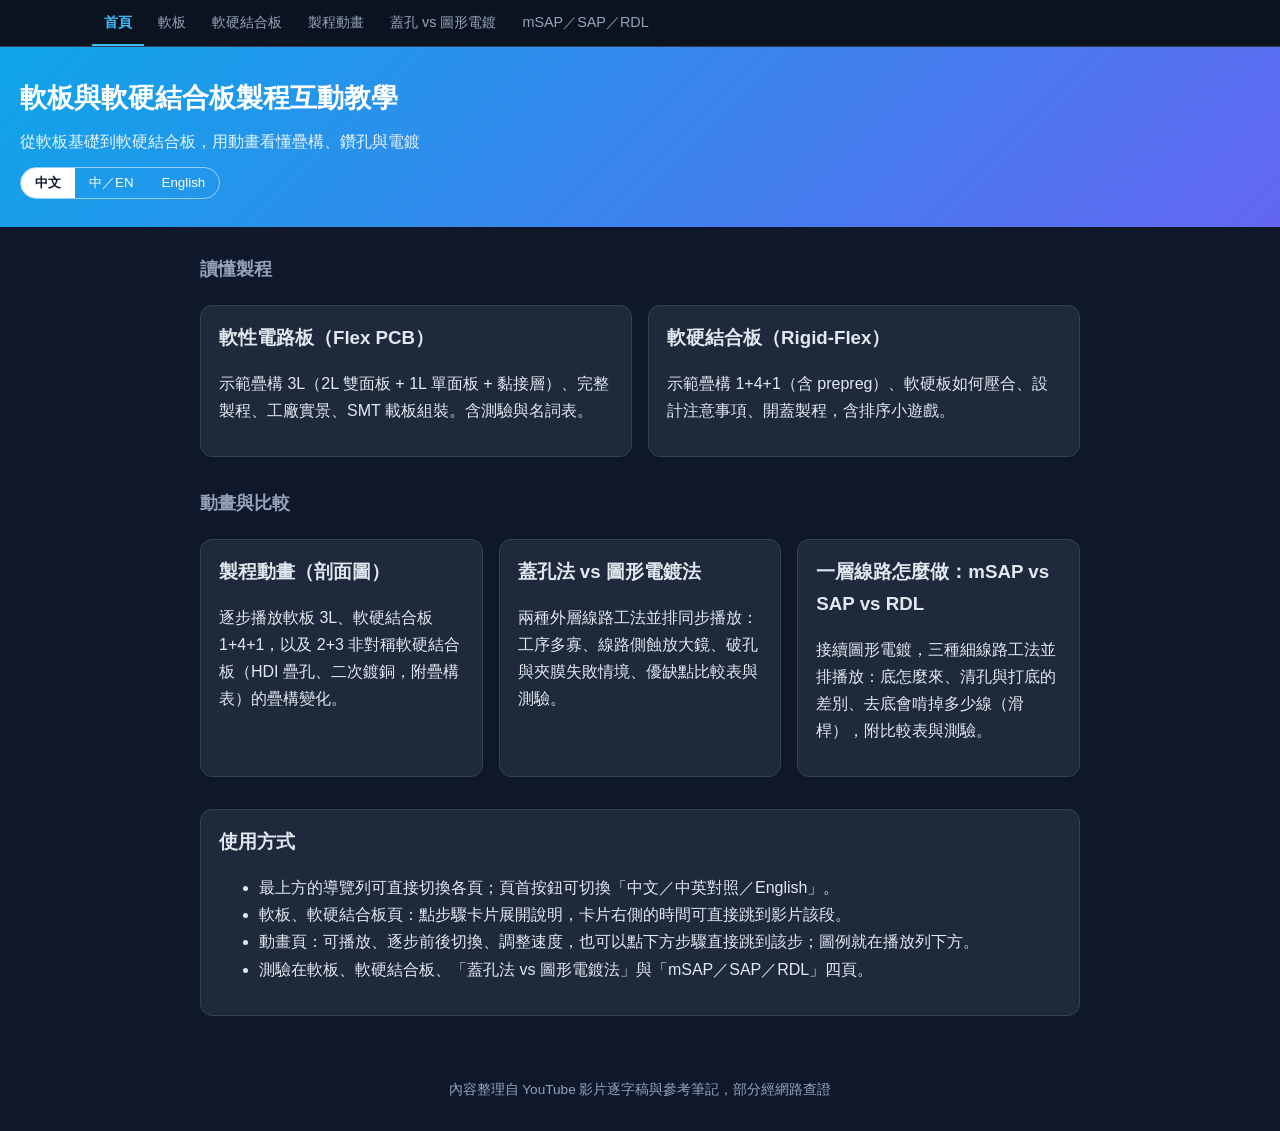
<file: web/index.html>
<!DOCTYPE html>
<html lang="zh-Hant"><head><meta charset="utf-8"><meta name="viewport" content="width=device-width,initial-scale=1">
<title>軟板與軟硬結合板製程互動教學 | Flex & Rigid-Flex PCB Interactive Course</title><link rel="stylesheet" href="assets/style.css"></head>
<body>
<header><h1><span class="zh">軟板與軟硬結合板製程互動教學</span><span class="en">Flex &amp; Rigid-Flex PCB Manufacturing – Interactive Course</span></h1>
<p><span class="zh">從軟板基礎到軟硬結合板，用動畫看懂疊構、鑽孔與電鍍</span><span class="en">From flex basics to rigid-flex: stack-ups, drilling and plating, explained with animations</span></p></header>
<main>
<section class="home-group"><h2><span class="zh">讀懂製程</span><span class="en">Understand the process</span></h2>
<div class="home home2">
  <a class="card" href="flex.html">
   <h3><span class="zh">軟性電路板（Flex PCB）</span><span class="en">Flexible PCB (FPC)</span></h3>
   <p><span class="zh">示範疊構 3L（2L 雙面板 + 1L 單面板 + 黏接層）、完整製程、工廠實景、SMT 載板組裝。含測驗與名詞表。</span><span class="en">Demo stack-up 3L (2L double-sided + 1L single-sided + adhesive), full process, factory tour and SMT carrier-tray assembly. Includes quiz and glossary.</span></p></a>
  <a class="card" href="rigid-flex.html">
   <h3><span class="zh">軟硬結合板（Rigid-Flex）</span><span class="en">Rigid-Flex PCB</span></h3>
   <p><span class="zh">示範疊構 1+4+1（含 prepreg）、軟硬板如何壓合、設計注意事項、開蓋製程，含排序小遊戲。</span><span class="en">Demo stack-up 1+4+1 (with prepreg), how rigid and flex are laminated, design tips, cover opening, plus a process-ordering game.</span></p></a>
</div></section>
<section class="home-group"><h2><span class="zh">動畫與比較</span><span class="en">Animations &amp; comparisons</span></h2>
<div class="home home2">
  <a class="card" href="animation.html">
   <h3><span class="zh">製程動畫（剖面圖）</span><span class="en">Process animation (cross-section)</span></h3>
   <p><span class="zh">逐步播放軟板 3L、軟硬結合板 1+4+1，以及 2+3 非對稱軟硬結合板（HDI 疊孔、二次鍍銅，附疊構表）的疊構變化。</span><span class="en">Step-by-step cross-sections of flex 3L, rigid-flex 1+4+1 and 2+3 asymmetric rigid-flex (stacked HDI vias, two platings, with stack-up table).</span></p></a>
  <a class="card" href="plating.html">
   <h3><span class="zh">蓋孔法 vs 圖形電鍍法</span><span class="en">Tenting vs Pattern Plating</span></h3>
   <p><span class="zh">兩種外層線路工法並排同步播放：工序多寡、線路側蝕放大鏡、破孔與夾膜失敗情境、優缺點比較表與測驗。</span><span class="en">Two outer-layer methods side by side: step count, undercut magnifier, broken-tent and film-entrapment failures, pros/cons table and quiz.</span></p></a>
  <a class="card" href="fine-line.html">
   <h3><span class="zh">一層線路怎麼做：mSAP vs SAP vs RDL</span><span class="en">Building one layer: mSAP vs SAP vs RDL</span></h3>
   <p><span class="zh">接續圖形電鍍，三種細線路工法並排播放：底怎麼來、清孔與打底的差別、去底會啃掉多少線（滑桿），附比較表與測驗。</span><span class="en">Following pattern plating, three fine-line methods side by side: how the seed is made, cleaning and seeding differences, a seed-removal slider, comparison table and quiz.</span></p></a>
</div></section>
<div class="card"><h3><span class="zh">使用方式</span><span class="en">How to use</span></h3>
<ul><li><span class="zh">最上方的導覽列可直接切換各頁；頁首按鈕可切換「中文／中英對照／English」。</span><span class="en">Use the top bar to jump between pages; the header toggle switches Chinese / bilingual / English.</span></li>
<li><span class="zh">軟板、軟硬結合板頁：點步驟卡片展開說明，卡片右側的時間可直接跳到影片該段。</span><span class="en">Flex and Rigid-Flex pages: click a step card to expand it; the timestamp on the right jumps to that part of the video.</span></li>
<li><span class="zh">動畫頁：可播放、逐步前後切換、調整速度，也可以點下方步驟直接跳到該步；圖例就在播放列下方。</span><span class="en">Animation pages: play, step back and forth, change speed, or click a step to jump to it; the legend sits right under the controls.</span></li>
<li><span class="zh">測驗在軟板、軟硬結合板、「蓋孔法 vs 圖形電鍍法」與「mSAP／SAP／RDL」四頁。</span><span class="en">Quizzes are on the Flex, Rigid-Flex, Tenting vs Pattern Plating and mSAP / SAP / RDL pages.</span></li></ul></div>
</main><footer><span class="zh">內容整理自 YouTube 影片逐字稿與參考筆記，部分經網路查證</span><span class="en">Compiled from YouTube transcripts and reference notes, partly verified online</span></footer>
<script src="assets/app.js"></script><script>initLang()</script>
</body></html>
</file>
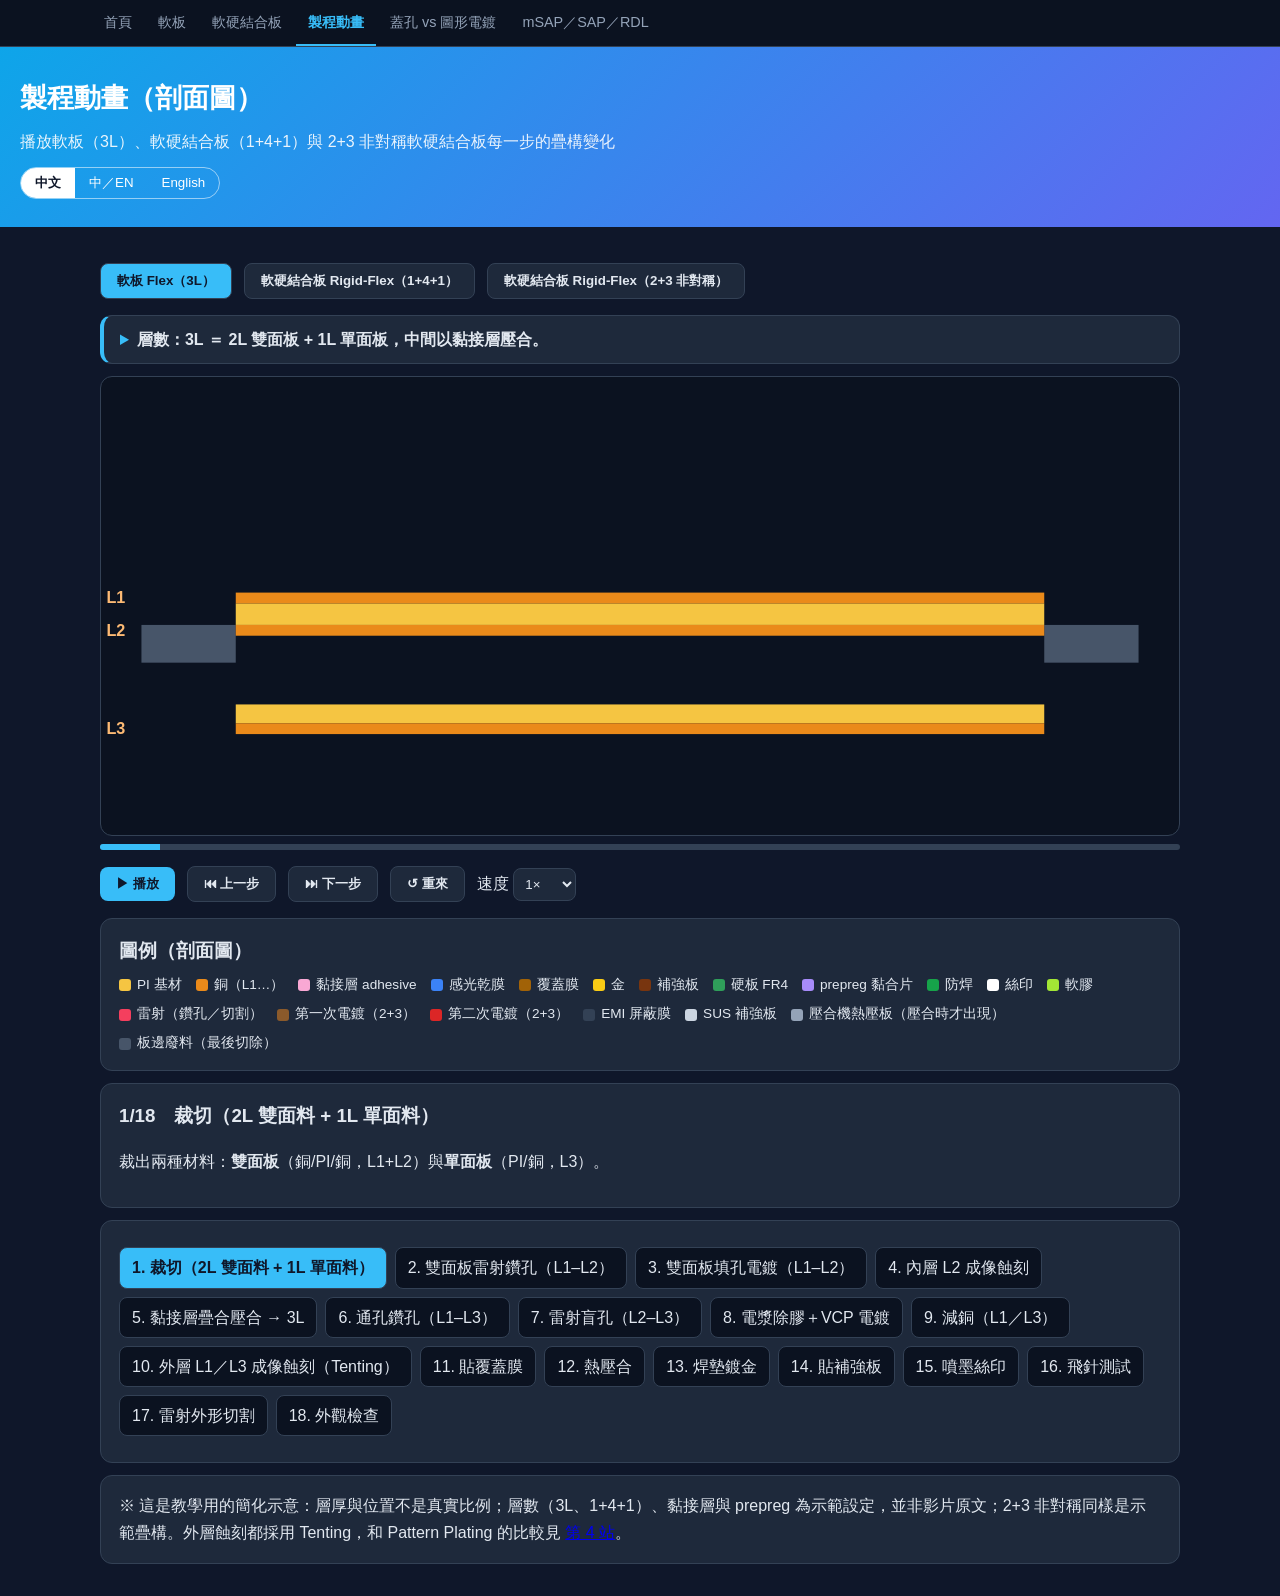
<file: web/animation.html>
﻿<!DOCTYPE html>
<html lang="zh-Hant"><head><meta charset="utf-8"><meta name="viewport" content="width=device-width,initial-scale=1">
<title>製程動畫 | Process Animation</title><link rel="stylesheet" href="assets/style.css">
<style>
#stage{background:#0b1220;border:1px solid var(--line);border-radius:12px;width:100%;display:block}
#stage *{transition:opacity .9s ease,transform .9s ease}
.ctrl{display:flex;flex-wrap:wrap;gap:8px;align-items:center;margin:12px 0}
.ctrl select{background:var(--card);color:var(--text);border:1px solid var(--line);border-radius:8px;padding:7px}
.mode button.on{background:var(--acc);color:#0f172a}
#bar{height:6px;background:var(--line);border-radius:99px;overflow:hidden;margin:8px 0}
#bar i{display:block;height:100%;width:0;background:var(--acc);transition:width .4s}
.cap h3{margin:0 0 4px}.sw{display:inline-block;width:12px;height:12px;border-radius:3px;margin-right:6px;vertical-align:middle}
.legend{display:flex;flex-wrap:wrap;gap:6px 14px;font-size:.85rem}
.chip.cur{background:var(--acc);color:#0f172a;font-weight:700}
.chip{cursor:pointer}
#layers{border-left:4px solid var(--acc);font-weight:600;padding:10px 16px}
#layers summary{cursor:pointer}#layers summary::marker{color:var(--acc)}#layers p{margin:6px 0 0;font-weight:400}
.ctrl .btn,.ctrl .spd{white-space:nowrap}
.m-both .ctrl .en{display:inline;margin-left:4px}
@media (max-width:600px){
 #stage text{font-size:17px}
 #stage text[font-size="14"],#stage g text{font-size:22px}
 .m-both .ctrl .btn .en{display:none}
}
</style></head>
<body class="wide">
<header><h1><span class="zh">製程動畫（剖面圖）</span><span class="en">Process Animation (cross-section)</span></h1>
<p><span class="zh">播放軟板（3L）、軟硬結合板（1+4+1）與 2+3 非對稱軟硬結合板每一步的疊構變化</span><span class="en">Watch the stack change at every step of flex (3L), rigid-flex (1+4+1) and 2+3 asymmetric rigid-flex manufacturing</span></p></header>
<main>
<div class="ctrl mode" id="mode"></div>
<div class="card" id="layers"></div>
<svg id="stage" viewBox="0 0 800 340" xmlns="http://www.w3.org/2000/svg"></svg>
<div id="bar"><i></i></div>
<div class="ctrl" id="ctrl"></div>
<div class="card"><h3 id="lgh"></h3><div class="legend" id="lg"></div></div>
<div class="card cap" id="cap"></div>
<div class="card"><div class="chips" id="steps"></div></div>
<div class="card" id="stack"></div>
<div class="card"><span class="zh">※ 這是教學用的簡化示意：層厚與位置不是真實比例；層數（3L、1+4+1）、黏接層與 prepreg 為示範設定，並非影片原文；2+3 非對稱同樣是示範疊構。外層蝕刻都採用 Tenting，和 Pattern Plating 的比較見 <a href="plating.html">第 4 站</a>。</span><span class="en">※ A simplified teaching illustration: thicknesses/positions are not to scale; the layer counts (3L, 1+4+1), adhesive and prepreg are demo settings, not taken from the videos; the 2+3 asymmetric stack is also a demo stack-up. Outer layers use tenting; see <a href="plating.html">Stop 4</a> for the comparison with pattern plating.</span></div>
</main>
<script src="assets/app.js"></script>
<script>
const BG='#0b1220',CU='#ea8a1a',PI='#f5c542',ADH='#f9a8d4',PRE='#a78bfa',COV='#a16207',FR4='#2f9e5a';
const R=(id,x,y,w,h,f,extra='')=>`<rect id="${id}" x="${x}" y="${y}" width="${w}" height="${h}" fill="${f}" ${extra}/>`;
const TX=(id,x,y,t,c='#fdba74')=>`<text id="${id}" x="${x}" y="${y}" fill="${c}" font-size="12" font-weight="700">${t}</text>`;
const uvTop=(y0,y1)=>`<g id="uv" stroke="#a5b4fc" stroke-width="3">`+[200,400,600].map(x=>`<line x1="${x}" y1="${y0}" x2="${x}" y2="${y1-8}"/><polygon points="${x-6},${y1-8} ${x+6},${y1-8} ${x},${y1}" fill="#a5b4fc"/>`).join('')+`<text x="400" y="${y0-6}" fill="#c7d2fe" font-size="14" text-anchor="middle" stroke="none">LDI 雷射直接成像</text></g>`;
const uvBot=(y0,y1)=>`<g id="uvB" stroke="#a5b4fc" stroke-width="3">`+[200,400,600].map(x=>`<line x1="${x}" y1="${y0}" x2="${x}" y2="${y1+8}"/><polygon points="${x-6},${y1+8} ${x+6},${y1+8} ${x},${y1}" fill="#a5b4fc"/>`).join('')+`<text x="400" y="${y0+14}" fill="#c7d2fe" font-size="14" text-anchor="middle" stroke="none">LDI 雷射直接成像</text></g>`;
const drill=(id,x,y)=>`<g transform="translate(${x},${y})"><g id="${id}"><polygon points="-9,-70 9,-70 9,-12 0,0 -9,-12" fill="#cbd5e1"/></g></g>`;
const pressLbl=y=>`<text id="pressLbl" x="400" y="${y}" fill="#fca5a5" font-size="14" text-anchor="middle">▼ 180 °C · 100 bar ▼</text>`;
const probe=`<g id="probe" stroke="#e2e8f0" stroke-width="2"><line x1="130" y1="110" x2="130" y2="148"/><line x1="470" y1="110" x2="470" y2="156"/><circle cx="130" cy="148" r="3" fill="#e2e8f0"/><circle cx="470" cy="156" r="3" fill="#e2e8f0"/><path d="M130 110 Q300 70 470 110" fill="none" stroke="#22c55e"/></g>`;
// 雷射鑽微孔：從 y0 打到 y1（停在銅墊上）
const lasV=(id,x,y0,y1)=>`<line id="${id}" x1="${x}" y1="${y0}" x2="${x}" y2="${y1}" stroke="#f43f5e" stroke-width="3"/>`;
const las=(id,x,y0)=>`<line id="${id}" x1="${x}" y1="${y0}" x2="${x}" y2="290" stroke="#f43f5e" stroke-width="3"/>`;
const ok=`<text id="okTxt" x="400" y="328" fill="#22c55e" font-size="18" text-anchor="middle">✔ PASS</text>`;

// ===== 軟板 3L：2L 雙面板 + 1L 單面板 =====
const flexScene=[
 R('scrapL',30,184,70,28,'#475569'),R('scrapR',700,184,70,28,'#475569'),
 R('pia',100,168,600,16,PI),R('c1',100,160,600,8,CU),R('c2',100,184,600,8,CU),
 R('adh',100,192,600,6,ADH),
 R('pib',100,198,600,14,PI),R('c3',100,212,600,8,CU),
 R('g1a',250,160,40,8,BG),R('g1b',500,160,40,8,BG),R('g2a',230,184,40,8,BG),R('g2b',520,184,40,8,BG),R('g3a',270,212,40,8,BG),R('g3b',520,212,40,8,BG),
 R('hole',380,140,40,100,BG),R('wallL',380,160,5,60,CU),R('wallR',415,160,5,60,CU),
 R('h12',162,160,12,24,BG),R('f12',162,160,12,24,CU),
 R('h23',620,192,12,28,BG),R('f23',620,192,12,28,CU),
 R('pl1',100,155,280,5,CU),R('pl1b',420,155,280,5,CU),R('pl3',100,220,280,5,CU),R('pl3b',420,220,280,5,CU),
 R('covT1',100,150,330,10,COV),R('covT2',530,150,170,10,COV),R('covB',100,220,600,10,COV),
 R('gold',440,156,60,4,'#facc15'),R('stiff',560,230,140,22,'#78350f'),
 R('silk1',120,146,30,4,'#fff'),R('silk2',170,146,20,4,'#fff'),
 R('fT',100,152,600,8,'#3b82f6','opacity=".85"'),R('f2',100,192,600,8,'#3b82f6','opacity=".85"'),R('f3',100,220,600,8,'#3b82f6','opacity=".85"'),
 TX('fl1',4,168,'L1'),TX('fl2',4,192,'L2'),TX('fl3',4,220,'L3'),
 R('plT',90,110,620,12,'#94a3b8'),R('plB',90,290,620,12,'#94a3b8'),pressLbl(102),
 uvTop(92,146),uvBot(322,284),drill('drill1',400,140),probe,
 las('lasL',100,90),las('lasR',700,90),
 lasV('lasC',168,80,184),lasV('lasV',626,300,192),ok
];
const flexDEF={pib:{ty:45},c3:{ty:45},g3a:{ty:45},g3b:{ty:45},fl3:{ty:45},covT1:{ty:-40},covT2:{ty:-40},covB:{ty:40},stiff:{ty:40},plT:{ty:-30},plB:{ty:30},probe:{ty:-30},drill1:{ty:-70},uv:{ty:-10},uvB:{ty:10},pressLbl:{ty:-10}};
const on=(ids,o={o:1})=>Object.fromEntries(ids.split(' ').map(k=>[k,o]));
const flexSteps=[
 {z:['裁切（2L 雙面料 + 1L 單面料）','Cutting (2L double-sided + 1L single-sided)'],d:['裁出兩種材料：<b>雙面板</b>（銅/PI/銅，L1+L2）與<b>單面板</b>（PI/銅，L3）。','Two materials are cut: a <b>double-sided</b> core (Cu/PI/Cu = L1+L2) and a <b>single-sided</b> core (PI/Cu = L3).'],s:on('pia c1 c2 pib c3 scrapL scrapR fl1 fl2 fl3')},
 {z:['雙面板雷射鑽孔（L1–L2）','Core laser drilling (L1–L2)'],d:['壓合前在<b>雙面板</b>上用 <b>UV 雷射</b>從 L1 面打穿銅與 PI，停在 L2 銅墊上，形成 L1–L2 微盲孔。只連相鄰兩層的小孔用雷射，孔徑可小到約 50–100 µm，比機械鑽針更小、更不傷薄 PI。','Before lamination a <b>UV laser</b> drills from the L1 side of the <b>double-sided core</b> through copper and PI, stopping on the L2 pad – an L1–L2 microvia. Holes joining only two adjacent layers are laser-drilled: ~50–100 µm, smaller than any drill bit and gentler on thin PI.'],s:on('h12'),t:{lasC:1}},
 {z:['雙面板填孔電鍍（L1–L2）','Core via-fill plating (L1–L2)'],d:['電漿除膠渣 → 黑孔直接金屬化 → <b>填孔電鍍</b>，把微孔整個用銅填滿，L1 與 L2 導通；填平的孔上面還能再疊孔或放焊墊；填孔後面銅變厚，會先減銅再做 L2 線路。','Plasma desmear → direct metallization → <b>via-fill plating</b> fills the microvia solid with copper, joining L1 and L2; a filled via can carry a stacked via or a pad on top.'],s:on('f12')},
 {z:['內層 L2 成像蝕刻','Inner layer (L2): imaging + etch'],d:['只有 L2 會被壓在裡面，所以先做 L2 線路：貼乾膜、<b>LDI 雷射直接成像</b>（不用底片）、顯影、蝕刻。外層 L1 整面以乾膜保護、單面板的 L3 也先保留整片銅，等鑽孔電鍍後再做。','Only L2 ends up inside, so it is patterned first: dry film, <b>LDI laser direct imaging</b> (no film artwork), develop, etch. Outer L1 stays fully covered by film and L3 on the single-sided core stays solid copper until after drilling and plating.'],s:on('g2a g2b'),t:{fT:1,f2:1,uvB:{o:1,ty:0}}},
 {z:['黏接層疊合壓合 → 3L','Adhesive bonding → 3L'],d:['在 L2 與單面板之間放<b>黏接層（adhesive / bondply）</b>，高溫高壓壓成 <b>3 層</b>軟板。','An <b>adhesive (bondply)</b> sheet goes between L2 and the single-sided core; heat and pressure bond them into a <b>3-layer</b> flex.'],s:{adh:{o:1},pib:{ty:0},c3:{ty:0},g3a:{ty:0},g3b:{ty:0},fl3:{ty:0}},t:{plT:{o:1,ty:38},plB:{o:1,ty:-70},pressLbl:{o:1,ty:0}}},
 {z:['通孔鑽孔（L1–L3）','Through-hole drilling (L1–L3)'],d:['貫穿全部 3 層、還要插件或定位的通孔，仍用高速 NC 機械鑽孔（最高約 200,000 RPM）；只連相鄰兩層的小孔才交給雷射。','Through-holes that cross all 3 layers (and serve pins or tooling) still use a high-speed NC drill (up to ~200,000 RPM); only small holes joining two adjacent layers go to the laser.'],s:on('hole'),t:{drill1:{o:1,ty:95}}},
 {z:['雷射盲孔（L2–L3）','Laser blind via (L2–L3)'],d:['L2 已經壓在裡面，只能從 L3 這面用 <b>UV 雷射</b>打穿 L3 銅、PI 與黏接層，停在 L2 銅墊上，形成<b>盲孔</b>。','L2 is now buried, so a <b>UV laser</b> drills from the L3 side through the L3 copper, PI and adhesive, stopping on the L2 copper pad – a <b>blind via</b>.'],s:on('h23'),t:{lasV:1}},
 {z:['電漿除膠＋VCP 電鍍','Plasma desmear + VCP plating'],d:['<b>電漿</b>清掉孔內 PI 與膠渣 → 黑孔直接金屬化 → VCP 電鍍：通孔孔壁鍍銅，雷射盲孔同時<b>填孔</b>，讓 L1／L2／L3 導通。','<b>Plasma</b> cleans PI and adhesive smear from the holes → direct metallization → VCP: through-hole walls are plated while the laser vias are <b>filled</b>, linking L1/L2/L3.'],s:on('wallL wallR f23 pl1 pl1b pl3 pl3b')},
 {z:['減銅（L1／L3）','Copper reduction (L1/L3)'],d:['全板電鍍加上填孔，面銅變得很厚，直接蝕刻側蝕會很大。先用水平線（硫酸／雙氧水）均勻微蝕，把面銅削薄（例如 12–18 µm → 5–8 µm），後面才能蝕出細線路。','Panel plating plus via fill leaves thick surface copper, which would undercut badly when etched. A horizontal line (sulfuric acid / peroxide) evenly micro-etches it thinner (e.g. 12–18 µm → 5–8 µm) so fine lines can be etched next.'],s:on('pl1 pl1b pl3 pl3b',{o:0})},
 {z:['外層 L1／L3 成像蝕刻（Tenting）','Outer layers (L1/L3): imaging + etch (tenting)'],d:['<b>Tenting 蓋孔法</b>：兩面貼乾膜、LDI 雷射直接成像，硬化的乾膜像帳篷一樣蓋住孔口與線路，再顯影、酸性蝕刻、去膜。若先蝕刻外層，電鍍銅會疊在已完成的線路上。','<b>Tenting</b>: dry film on both sides, LDI exposure; the hardened film covers hole openings and traces like a tent, then develop, acid etch, strip. Etching first would let plating build up on finished traces.'],s:on('g1a g1b g3a g3b'),t:{fT:1,f3:1,uv:{o:1,ty:0},uvB:{o:1,ty:0}}},
 {z:['貼覆蓋膜','Coverlay'],d:['覆蓋膜（相當於軟板防焊）保護 L1、L3 外層線路，焊接處留開口。','Coverlay (the flex solder mask) protects the outer layers L1 and L3; openings are left for soldering.'],s:on('covT1 covT2 covB',{o:1,ty:0})},
 {z:['熱壓合','Heat lamination'],d:['高溫高壓把覆蓋膜牢牢壓合（例：180 °C、100 bar、120 秒）。','Heat and pressure bond the coverlay (e.g. 180 °C, 100 bar, 120 s).'],t:{plT:{o:1,ty:28},plB:{o:1,ty:-60},pressLbl:{o:1,ty:0}}},
 {z:['焊墊鍍金','Gold plating'],d:['鎳鈀金防氧化並提升焊錫潤濕性。','Ni/Pd/Au prevents oxidation and improves solder wetting.'],s:on('gold')},
 {z:['貼補強板','Stiffener'],d:['在元件／連接器處貼補強板（PI、FR4 或不鏽鋼），再壓合。','Stiffeners (PI, FR4 or steel) go under components/connectors, then are laminated.'],s:{stiff:{o:1,ty:0}}},
 {z:['噴墨絲印','Inkjet silkscreen'],d:['印上位號、版本號與 Logo。','Designators, version numbers and logos are printed.'],s:on('silk1 silk2')},
 {z:['飛針測試','Flying-probe test'],d:['探針逐點量測 3 層線路導通，100% 全測。','Probes check continuity across the 3 layers net by net – 100% tested.'],t:{probe:{o:1,ty:0},okTxt:1}},
 {z:['雷射外形切割','Laser outline'],d:['UV 雷射切出最終外形，邊料脫離。','A UV laser cuts the final outline; scrap falls away.'],s:{scrapL:{o:0,ty:30},scrapR:{o:0,ty:30}},t:{lasL:1,lasR:1}},
 {z:['外觀檢查','Final inspection'],d:['依客戶要求或 IPC 標準檢查，完成！（3L 軟板）','Inspected to customer/IPC criteria – done! (3L flex)'],s:on('okTxt')}
];

// ===== 軟硬結合板 1+4+1：上硬板 1 + 4 層軟板 + 下硬板 1（共 6 層銅）=====
const rigidScene=[
 R('scrapL',30,160,70,56,'#475569'),R('scrapR',700,160,70,56,'#475569'),
 R('c1',100,156,600,7,CU),R('pia',100,163,600,12,PI),R('c2',100,175,600,7,CU),
 R('adh',100,182,600,8,ADH),
 R('c3',100,190,600,7,CU),R('pib',100,197,600,12,PI),R('c4',100,209,600,7,CU),
 R('g1a',250,156,40,7,BG),R('g1b',500,156,40,7,BG),R('g2a',230,175,40,7,BG),R('g2b',520,175,40,7,BG),
 R('g3a',270,190,40,7,BG),R('g3b',480,190,40,7,BG),R('g4a',290,209,40,7,BG),R('g4b',540,209,40,7,BG),
 R('hole',380,150,40,72,BG),R('wallL',380,156,5,60,CU),R('wallR',415,156,5,60,CU),
 R('h23',201,156,12,19,BG),R('f23',201,156,12,19,CU),
 R('h45',601,197,12,19,BG),R('f45',601,197,12,19,CU),
 R('covT',300,148,260,8,COV),R('covB',300,216,260,8,COV),
 R('pT1',100,142,200,14,PRE),R('pT1c',300,142,30,6,PRE),R('pT2',560,142,140,14,PRE),R('pT2c',530,142,30,6,PRE),
 R('pB1',100,216,200,14,PRE),R('pB1c',300,224,30,6,PRE),R('pB2',560,216,140,14,PRE),R('pB2c',530,224,30,6,PRE),
 R('rTL',100,112,230,30,FR4),R('rTM',330,112,200,30,FR4),R('rTR',530,112,170,30,FR4),
 R('rBL',100,230,230,30,FR4),R('rBM',330,230,200,30,FR4),R('rBR',530,230,170,30,FR4),
 R('foT',100,108,600,4,CU),R('foB',100,260,600,4,CU),
 R('plO1',100,104,600,4,CU),R('plO6',100,264,600,4,CU),
 R('ocT1',100,108,50,4,CU),R('ocT2',180,108,150,4,CU),R('ocT3',530,108,170,4,CU),
 R('ocB1',100,260,50,4,CU),R('ocB2',180,260,150,4,CU),R('ocB3',530,260,170,4,CU),
 R('mT',100,104,230,8,'#16a34a','opacity=".8"'),R('mTR',530,104,170,8,'#16a34a','opacity=".8"'),R('mB',100,260,230,8,'#16a34a','opacity=".8"'),R('mBR',530,260,170,8,'#16a34a','opacity=".8"'),
 R('sk1',200,100,30,4,'#fff'),R('sk2',250,100,20,4,'#fff'),R('sk3',600,100,40,4,'#fff'),
 R('mv1',112,108,12,48,BG),R('mv1f',112,108,12,48,CU),R('mv6',664,216,12,48,BG),R('mv6f',664,216,12,48,CU),
 R('hole2',150,104,30,164,BG),R('w2L',150,108,4,156,CU),R('w2R',176,108,4,156,CU),
 `<circle id="d1" cx="330" cy="152" r="5" fill="#a3e635"/>`,`<circle id="d2" cx="530" cy="152" r="5" fill="#a3e635"/>`,
 `<circle id="d3" cx="330" cy="220" r="5" fill="#a3e635"/>`,`<circle id="d4" cx="530" cy="220" r="5" fill="#a3e635"/>`,
 R('fA1',100,148,600,8,'#3b82f6','opacity=".85"'),R('fA2',100,182,600,8,'#3b82f6','opacity=".85"'),
 R('fB1',100,182,600,8,'#3b82f6','opacity=".85"'),R('fB2',100,216,600,8,'#3b82f6','opacity=".85"'),
 TX('rl1',4,112,'L1'),TX('rl2',4,163,'L2'),TX('rl3',4,182,'L3'),TX('rl4',4,197,'L4'),TX('rl5',4,216,'L5'),TX('rl6',4,264,'L6'),
 R('plT',90,80,620,12,'#94a3b8'),R('plB',90,290,620,12,'#94a3b8'),pressLbl(72),
 uvTop(66,146),uvBot(322,284),drill('drill1',400,150),drill('drill2',165,104),
 lasV('lasC1',207,60,175),lasV('lasC2',607,320,247),lasV('lasT',118,60,156),lasV('lasB',670,310,216),
 R('scan',100,96,4,190,'#22d3ee'),
 las('lasM1',330,100),las('lasM2',530,100),
 `<rect id="bag" x="15" y="64" width="770" height="238" rx="22" fill="rgba(255,255,255,.07)" stroke="#cbd5e1" stroke-dasharray="6 4"/>`,ok
];
const RIG='rTL rTM rTR rBL rBM rBR',PRE_='pT1 pT1c pT2 pT2c pB1 pB1c pB2 pB2c';
const rigidDEF={pib:{ty:50},c3:{ty:50},c4:{ty:50},g3a:{ty:50},g3b:{ty:50},g4a:{ty:50},g4b:{ty:50},rl4:{ty:50},rl5:{ty:50},h45:{ty:50},f45:{ty:50},
 pT1c:{ty:-50},pT2c:{ty:-50},pB1c:{ty:50},pB2c:{ty:50},
 covT:{ty:-40},covB:{ty:40},foT:{ty:-50},foB:{ty:50},rl1:{ty:-50},rl6:{ty:50},rTL:{ty:-50},rTM:{ty:-50},rTR:{ty:-50},rBL:{ty:50},rBM:{ty:50},rBR:{ty:50},
 pT1:{ty:-50},pT2:{ty:-50},pB1:{ty:50},pB2:{ty:50},plT:{ty:-30},plB:{ty:30},drill1:{ty:-70},drill2:{ty:-70},uv:{ty:-10},uvB:{ty:10},pressLbl:{ty:-10}};
const rigidSteps=[
 {z:['裁切（兩片 2L 雙面料）','Cutting (two 2L double-sided cores)'],d:['軟板先用兩片<b>雙面料</b>（銅/PI/銅）：上為 L2+L3，下為 L4+L5。','The flex part starts from two <b>double-sided</b> cores (Cu/PI/Cu): upper = L2+L3, lower = L4+L5.'],s:on('c1 pia c2 c3 pib c4 scrapL scrapR rl2 rl3 rl4 rl5')},
 {z:['雙面板雷射鑽孔（L2–L3／L5–L4）','Core laser drilling (L2–L3 / L5–L4)'],d:['壓合前兩片<b>雙面板</b>各自用 <b>UV 雷射</b>打微盲孔：上片從 L2 打到 L3，下片從 L5 打到 L4，都停在對面的銅墊上。之後整片壓合，這些孔就成為板內的<b>埋孔</b>。','Before lamination a <b>UV laser</b> drills microvias in each <b>double-sided core</b>: L2→L3 in the upper core, L5→L4 in the lower core, each stopping on the opposite pad. After full lamination they become <b>buried vias</b>.'],s:on('h23 h45'),t:{lasC1:1,lasC2:1}},
 {z:['雙面板填孔電鍍（L2–L3／L5–L4）','Core via-fill plating (L2–L3 / L5–L4)'],d:['電漿除膠渣 → 直接金屬化 → <b>填孔電鍍</b>把微孔填滿銅；填平後上面還能疊孔，壓合時也不會留下空洞；之後同樣先減銅再做內層線路。','Plasma desmear → direct metallization → <b>via-fill plating</b> fills the microvias with copper; filled vias can be stacked on and leave no voids during lamination.'],s:on('f23 f45')},
 {z:['內層 L3／L4 成像蝕刻','Inner layers (L3/L4): imaging + etch'],d:['兩片雙面板先做會被壓在中間的 L3、L4：貼乾膜、LDI 雷射直接成像、顯影、蝕刻、去膜。外側 L2、L5 整面以乾膜保護，等軟板鑽孔電鍍後再做。','Both cores first pattern the layers that end up inside, L3 and L4: film, LDI exposure, develop, etch, strip. Outer L2 and L5 stay fully covered by film until the flex is drilled and plated.'],s:on('g2a g2b g3a g3b'),t:{fA1:1,fA2:1,fB1:{o:1,ty:50},fB2:{o:1,ty:50},uv:{o:1,ty:0},uvB:{o:1,ty:0}}},
 {z:['黏接層壓合 → 4L 軟板','Adhesive bonding → 4L flex'],d:['兩片雙面板中間放<b>黏接層（adhesive / bondply）</b>壓合成 <b>4 層</b>軟板。','A <b>bondply/adhesive</b> sheet between the two cores bonds them into a <b>4-layer</b> flex.'],s:{adh:{o:1},pib:{ty:0},c3:{ty:0},c4:{ty:0},g3a:{ty:0},g3b:{ty:0},g4a:{ty:0},g4b:{ty:0},rl4:{ty:0},rl5:{ty:0},h45:{ty:0},f45:{ty:0}},t:{plT:{o:1,ty:64},plB:{o:1,ty:-74},pressLbl:{o:1,ty:0}}},
 {z:['軟板通孔鑽孔＋鍍銅（L2–L5）','Flex through-hole drill + plate (L2–L5)'],d:['貫穿 4 層軟板鑽通孔並鍍銅，讓 L2–L5 導通。','Through-holes are drilled across the 4-layer flex and plated, linking L2–L5.'],s:on('hole wallL wallR'),t:{drill1:{o:1,ty:80}}},
 {z:['軟板外側 L2／L5 成像蝕刻','Flex outer layers (L2/L5): imaging + etch'],d:['電鍍完成後才做 L2、L5 線路；若先蝕刻，電鍍銅會疊在已完成的線路上。','L2 and L5 are patterned only after plating; etching first would let plating build up on finished traces.'],s:on('g1a g1b g4a g4b'),t:{fA1:1,fB2:1,uv:{o:1,ty:0},uvB:{o:1,ty:0}}},
 {z:['貼局部覆蓋膜','Selective (bikini) coverlay'],d:['覆蓋膜只貼在<b>軟板區</b>，兩側稍微伸進硬板區（約 0.5–1 mm）。硬板區不留覆蓋膜和膠，可以避免受熱時 Z 軸膨脹拉裂孔壁，雷射盲孔也只需要打穿 prepreg。','Coverlay is applied only over the <b>flex area</b>, reaching slightly (≈0.5–1 mm) into the rigid zone. Keeping coverlay and its adhesive out of the rigid area avoids Z-axis expansion that cracks hole walls, and lets laser vias go through prepreg only.'],s:on('covT covB',{o:1,ty:0})},
 {z:['疊層：prepreg + 硬板 → 1+4+1','Stack-up: prepreg + rigid → 1+4+1'],d:['軟板上下各放 <b>prepreg（半固化片）</b>與一層硬板 FR4（外側各一整片銅箔，之後成為 L1、L6）＝ <b>1+4+1</b>；結構要<b>對稱</b>。prepreg 在軟板區挖空（no-flow）。','<b>Prepreg</b> plus one FR4 rigid layer goes on each side of the flex (each with a solid outer copper foil that becomes L1/L6) = <b>1+4+1</b>; keep it <b>symmetrical</b>. Prepreg is cut away over the flex area (no-flow).'],s:on(RIG+' '+PRE_+' foT foB rl1 rl6')},
 {z:['壓合','Lamination'],d:['高溫高壓使 prepreg 固化，把硬板與軟板黏成一體；no-flow prepreg 流動很少，不會溢進軟板區。','Heat and pressure cure the prepreg, bonding rigid and flex into one board; no-flow prepreg barely flows, so it stays out of the flex area.'],s:{...on(RIG+' '+PRE_+' foT foB rl1 rl6',{o:1,ty:0})},t:{plT:{o:1,ty:20},plB:{o:1,ty:-30},pressLbl:{o:1,ty:0}}},
 {z:['HDI 雷射盲孔（L1–L2／L6–L5）','HDI laser blind vias (L1–L2 / L6–L5)'],d:['「1+4+1」在 HDI 的意思就是兩面各一層<b>增層</b>：以雷射從 L1 打到 L2、從 L6 打到 L5，取代貫穿全板的機械孔，省下內層走線空間。','In HDI terms, “1+4+1” means one <b>build-up layer</b> per side: a laser drills L1→L2 and L6→L5, replacing full through-holes and freeing routing space on the inner layers.'],s:on('mv1 mv6'),t:{lasT:1,lasB:1}},
 {z:['自動打靶＋機械鑽通孔','Targeting + mechanical through-drilling'],d:['自動打靶機（X-ray 對位）打出定位孔，再用 NC 機械鑽出貫穿 6 層的通孔（插件、定位用）。','An automatic X-ray targeting machine makes locating holes, then an NC drill makes through-holes across all 6 layers (for pins and tooling).'],s:on('hole2'),t:{drill2:{o:1,ty:160}}},
 {z:['電漿除膠＋填孔電鍍／PTH','Plasma desmear + via fill / PTH'],d:['電漿清孔 → 直接金屬化 → 電鍍：雷射盲孔<b>填滿銅</b>，通孔孔壁鍍銅，L1–L6 全部導通。','Plasma clean → direct metallization → plating: laser vias are <b>filled</b> with copper and through-hole walls plated, connecting L1–L6.'],s:on('w2L w2R mv1f mv6f plO1 plO6')},
 {z:['減銅（L1／L6）','Copper reduction (L1/L6)'],d:['全板電鍍加上填孔，外層面銅變得很厚。先用水平線（硫酸／雙氧水）均勻微蝕削薄（例如 12–18 µm → 5–8 µm），減少後面蝕刻的側蝕，才能做出細線路。','Panel plating plus via fill leaves thick outer copper. A horizontal line (sulfuric acid / peroxide) evenly micro-etches it thinner (e.g. 12–18 µm → 5–8 µm), cutting undercut so fine lines can be etched.'],s:on('plO1 plO6',{o:0})},
 {z:['外層蝕刻 L1／L6（Tenting）','Outer-layer etching (L1/L6) – tenting'],d:['與硬板相同，用 <b>Tenting 蓋孔法</b>：貼乾膜、LDI 成像，乾膜蓋住孔口與線路，再顯影、酸性蝕刻、去膜；軟板區上方的銅也一併蝕除。','Same as rigid boards, using <b>tenting</b>: dry film, LDI imaging, film tents over holes and traces, then develop, acid etch, strip; copper over the flex area is etched away too.'],s:{...on('ocT1 ocT2 ocT3 ocB1 ocB2 ocB3'),...on('foT foB',{o:0})}},
 {z:['AOI＋防焊＋絲印','AOI + solder mask + silkscreen'],d:['自動光學檢查後印防焊與絲印。','After AOI, solder mask and silkscreen are applied.'],s:on('mT mB mTR mBR sk1 sk2 sk3'),t:{scan:{o:1,tx:600}}},
 {z:['開蓋','Cover opening'],d:['雷射切除軟板區上方的硬板，讓軟板露出（軟硬結合板獨有）。','A laser removes the rigid layers over the flex area, exposing the flex (unique to rigid-flex).'],s:{rTM:{o:0,ty:-70},rBM:{o:0,ty:70}},t:{lasM1:1,lasM2:1}},
 {z:['軟硬交界點軟膠','Flexible dispensing'],d:['開蓋後交界處才露出來，這時點軟膠緩衝，保護軟板不被硬板尖角割傷。','The junction is only reachable after cover opening; soft compound is dispensed there to cushion the flex from sharp rigid corners.'],s:on('d1 d2 d3 d4')},
 {z:['可靠度測試＋真空包裝','Reliability test + vacuum pack'],d:['檢查分層、起泡、爆板；自動＋人工目檢後真空包裝。','Check for delamination, blistering, bursting; auto + manual inspection, then vacuum-pack.'],s:on('okTxt bag')}
];
// ===== 軟硬結合板 2+3 非對稱：3L 軟板（L3–L5）上方循序增層 2 層（L2、L1）=====
// 左側 x100–420 為硬板區，右側 x420–700 為軟板區（上方硬板最後開蓋移除）
const P1='#8b5a2b',P2='#dc2626',EMI='#334155',SUS='#cbd5e1';
// 蝕刻後的線路分段：每段 = 銅 + 第二次電鍍層
const seg=(pre,xs,y,h,c)=>xs.map(([a,b],i)=>R(pre+i,a,y,b-a,h,c));
const ids=(pre,n)=>Array.from({length:n},(_,i)=>pre+i).join(' ');
const L1X=[[100,170],[186,236],[286,340],[360,420]],L5X=[[100,160],[190,260],[286,340],[370,470],[500,600],[620,700]];
const MKX=[[100,186],[236,286],[340,420]],AUX=[[186,200],[222,236],[286,300],[326,340]];
const OC='oc1_ o1r_ oc5_ o5r_'.split(' ').map((p,k)=>ids(p,k<2?L1X.length:L5X.length)).join(' ');
const asymScene=[
 R('scrapL',30,170,70,32,'#475569'),R('scrapR',700,170,70,32,'#475569'),
 R('fr4L',100,94,320,52,FR4),R('fr4R',420,94,280,52,FR4),R('c1',100,88,600,6,CU),
 R('pp1L',100,152,320,10,PRE),R('c2',100,146,600,6,CU),
 R('cvT',100,162,600,8,COV),
 R('c3',100,174,600,4,CU),R('pi34',100,178,600,16,PI),R('c4',100,194,600,4,CU),
 R('adh5',100,202,600,8,ADH),R('pi5',100,210,600,8,PI),R('c5',100,218,600,6,CU),
 R('pl3',100,170,600,4,P1),R('pl4',100,198,600,4,P1),
 R('q1x',100,84,600,2,P2),R('q1',100,86,600,2,P2),R('q5',100,224,600,2,P2),R('q5x',100,226,600,2,P2),
 ...seg('oc1_',L1X,88,6,CU),...seg('o1r_',L1X,86,2,P2),...seg('oc5_',L5X,218,6,CU),...seg('o5r_',L5X,224,2,P2),
 R('g2a',250,146,25,6,BG),R('g2f',420,146,280,6,BG),
 R('g3a',220,170,30,8,BG),R('g3b',500,170,30,8,BG),R('g4a',240,194,30,8,BG),R('g4b',560,194,30,8,BG),
 R('h34',134,174,12,20,BG),R('f34',134,170,12,24,P1),
 R('h45',134,202,12,22,BG),R('f45',134,202,12,26,P2),
 R('holeB',200,84,22,62,BG),R('wB1',200,86,4,60,P2),R('wB2',218,86,4,60,P2),
 R('holeT',300,80,26,152,BG),R('wT1',300,86,4,142,P2),R('wT2',322,86,4,142,P2),
 R('cvB',100,228,600,10,COV),
 ...seg('mk',MKX,80,8,'#16a34a').map(s=>s.replace('/>',' opacity=".8"/>')),...seg('au',AUX,82,4,'#facc15'),
 R('emT',400,158,300,4,EMI,'stroke="#94a3b8"'),R('emB',100,238,600,4,EMI,'stroke="#94a3b8"'),
 R('tape',560,242,140,6,'#64748b'),R('sus',560,248,140,14,SUS),
 R('fT3',100,166,600,4,'#3b82f6','opacity=".85"'),R('fB4',100,202,600,4,'#3b82f6','opacity=".85"'),
 R('fT2',100,142,600,4,'#3b82f6','opacity=".85"'),R('fT1',100,82,600,4,'#3b82f6','opacity=".85"'),R('fB5',100,226,600,4,'#3b82f6','opacity=".85"'),
 TX('rl1',4,94,'L1'),TX('rl2',4,152,'L2'),TX('rl3',4,178,'L3'),TX('rl4',4,200,'L4'),TX('rl5',4,224,'L5'),
 `<text id="frT" x="260" y="124" fill="#d1fae5" font-size="12" text-anchor="middle">FR4 710 µm（prepreg ②）</text>`,
 `<text id="zR" x="260" y="306" fill="#94a3b8" font-size="12" text-anchor="middle">◀ 硬板區 Rigid ▶</text>`,`<text id="zF" x="560" y="306" fill="#94a3b8" font-size="12" text-anchor="middle">◀ 軟板區 Flex ▶</text>`,
 R('plT',90,60,620,12,'#94a3b8'),R('plB',90,272,620,12,'#94a3b8'),pressLbl(54),
 uvTop(20,80),uvBot(322,284),drill('drillT',313,80),drill('drillB',211,84),
 lasV('lasA',140,30,174),lasV('lasB',140,320,202),lasV('lasM',420,30,162),ok
];
const asymDEF={c1:{ty:-50},fr4L:{ty:-50},fr4R:{ty:-50},frT:{ty:-50},rl1:{ty:-50},c2:{ty:-50},pp1L:{ty:-50},rl2:{ty:-50},cvT:{ty:-30},
 adh5:{ty:50},pi5:{ty:50},c5:{ty:50},rl5:{ty:50},cvB:{ty:40},tape:{ty:40},sus:{ty:40},plT:{ty:-30},plB:{ty:30},drillT:{ty:-70},drillB:{ty:-70},pressLbl:{ty:-10}};
const press=(top,bot)=>({plT:{o:1,ty:top-72},plB:{o:1,ty:bot-272},pressLbl:{o:1,ty:0}});
const asymSteps=[
 {z:['裁切（L3/L4 雙面料）','Cutting (L3/L4 double-sided core)'],d:['從<b>雙面軟板料</b>開始（Cu 9 µm／PI 25 µm／Cu 9 µm），上面是 L3、下面是 L4。這塊是整片板子的核心，之後的層都往它的上下兩側加。','It starts from a <b>double-sided flex core</b> (Cu 9 µm / PI 25 µm / Cu 9 µm): L3 on top, L4 below. This is the core; every other layer is added onto it.'],s:on('c3 pi34 c4 scrapL scrapR rl3 rl4')},
 {z:['雷射鑽孔（L3–L4）','Laser drilling (L3–L4)'],d:['<b>UV 雷射</b>從 L3 打穿銅與 PI，停在 L4 銅墊上。之後這個孔會在最下面，成為 L3→L5 疊孔的第一段。','A <b>UV laser</b> drills through the L3 copper and PI, stopping on the L4 pad. This becomes the lower half of the L3→L5 stacked via.'],s:on('h34'),t:{lasA:1}},
 {z:['第一次電鍍（填孔＋面銅 13 µm）','1st plating (via fill + 13 µm surface)'],d:['電漿除膠 → 直接金屬化 → <b>第一次電鍍</b>：L3–L4 微孔填滿銅，L3、L4 面銅各加約 13 µm（疊構表的 PTH Copper 13）。填平的孔上面之後才能再疊孔。','Plasma desmear → direct metallization → <b>1st plating</b>: the L3–L4 microvia is filled and ~13 µm is added to L3 and L4 (PTH Copper 13 in the stack-up). A filled via can carry another via on top.'],s:on('pl3 pl4 f34')},
 {z:['L3／L4 成像蝕刻（Tenting）','L3/L4 imaging + etch (tenting)'],d:['兩面貼乾膜、LDI 雷射直接成像，乾膜蓋住孔與線路，再顯影、酸性蝕刻、去膜。L3、L4 之後都會被壓在裡面，所以現在就要把線路做好。','Dry film on both sides, LDI exposure; film tents over the via and traces, then develop, acid etch, strip. L3 and L4 will both end up inside, so they are patterned now.'],s:on('g3a g3b g4a g4b'),t:{fT3:1,fB4:1,uv:{o:1,ty:86},uvB:{o:1,ty:-78}}},
 {z:['貼 TOP 覆蓋膜（L3）＋熱壓','TOP coverlay on L3 + hot press'],d:['在 L3 上貼覆蓋膜（PI 12.5 µm + 膠 15 µm）並熱壓。之後硬板會疊在它上面；軟板區開蓋後，這層就是軟板上表面的保護層。','Coverlay (PI 12.5 µm + adhesive 15 µm) is laid on L3 and hot-pressed. The rigid layers will sit on top of it; after cover opening it protects the top of the flex.'],s:{cvT:{o:1,ty:0}},t:press(162,202)},
 {z:['黏接層＋單面板（L5）壓合 → 3L 軟板','Adhesive + single-sided (L5) → 3L flex'],d:['L4 下方放<b>黏接層</b>（25 µm）與<b>單面板</b>（PI 12.5 µm + L5 銅 9 µm，銅朝外），壓成 <b>3L 軟板</b>。L5 是最外層，先保留整片銅。','An <b>adhesive</b> sheet (25 µm) and a <b>single-sided</b> laminate (PI 12.5 µm + 9 µm L5 copper facing out) go under L4 and are pressed into a <b>3L flex</b>. L5 is an outer layer, so it stays solid copper for now.'],s:on('adh5 pi5 c5 rl5',{o:1,ty:0}),t:press(162,224)},
 {z:['貼上方 EMI 屏蔽膜（吃進硬板區）＋熱壓','Top EMI film (tucked under the rigid area) + hot press'],d:['趁 L3 上方還沒增層，先在軟板區貼 <b>EMI 屏蔽膜</b>（17 µm），並<b>吃進硬板區約 0.5–1 mm</b>，透過覆蓋膜開窗接到 L3 的地。之後 prepreg ① 會壓住它的邊緣，交界處沒有屏蔽缺口、彎折時也不易從交界翹起。EMI 要選耐兩次壓合（約 180 °C）的材料，吃進去的部分要離孔夠遠。','Before the build-up covers L3, <b>EMI shielding film</b> (17 µm) is laid over the flex area, <b>reaching ≈0.5–1 mm into the rigid area</b> and grounded to L3 through coverlay openings. Prepreg ① will clamp its edge, so there is no shielding gap at the transition and the edge resists peeling when flexed. The film must survive two laminations (~180 °C), and the tucked-in part must stay clear of holes.'],s:on('emT'),t:press(158,224)},
 {z:['第一次增層：prepreg ①＋銅箔 → L2','Build-up 1: prepreg ① + foil → L2'],d:['在覆蓋膜上方疊 <b>prepreg ①</b>（no-flow，在軟板區開窗）與銅箔並壓合，銅箔就是 <b>L2</b>（疊構表中 L2 下方的 Adhesive 25 µm 就是這層）。只在上方加層，所以是<b>非對稱</b>疊構。','<b>Prepreg ①</b> (no-flow, windowed over the flex area) and copper foil are laminated on top of the coverlay; the foil becomes <b>L2</b> (the 25 µm “Adhesive” under L2 in the stack-up). Layers are added on one side only, so the stack is <b>asymmetric</b>.'],s:on('pp1L c2 rl2',{o:1,ty:0}),t:press(146,224)},
 {z:['L2 成像蝕刻（Tenting）','L2 imaging + etch (tenting)'],d:['L2 下一次壓合後就會被埋在裡面，所以現在先做線路；軟板區上方的 L2 銅全部蝕除。L5 用整面乾膜保護，先不蝕刻。','L2 will be buried by the next lamination, so it is patterned now; all L2 copper over the flex area is etched away. L5 is fully protected by dry film and left unetched.'],s:on('g2a g2f'),t:{fT2:1,fB5:1,uv:{o:1,ty:60}}},
 {z:['第二次增層：FR4 710 µm＋銅箔 → L1','Build-up 2: FR4 710 µm + foil → L1'],d:['再疊 <b>FR4（prepreg ②）710 µm</b> 與銅箔並壓合，形成 <b>L1</b>，完成 2+3 疊構。兩次壓合都只壓在上方，FR4 與 PI 的熱膨脹係數不同，這一步最容易<b>翹曲</b>，需要用壓合治具與對位補償（漲縮）來控制。','<b>FR4 (prepreg ②) 710 µm</b> and copper foil are laminated to form <b>L1</b>, completing the 2+3 stack. Both laminations are one-sided and FR4/PI expand differently with heat, so this step is the most prone to <b>warpage</b>; pressing fixtures and scaling compensation keep it in check.'],s:on('fr4L fr4R frT c1 rl1 zR zF',{o:1,ty:0}),t:press(88,224)},
 {z:['雷射盲孔 L5→L4（疊孔）','Laser blind via L5→L4 (stacked)'],d:['UV 雷射從 L5 面打穿銅、PI 與黏接層，停在 L4 上，而且正好對準下面已填平的 L3–L4 孔，形成 <b>L3→L4→L5 疊孔</b>，這就是 HDI。','A UV laser drills from the L5 side through copper, PI and adhesive, stopping on L4 directly over the filled L3–L4 via: an <b>L3→L4→L5 stacked via</b>, the HDI showcase.'],s:on('h45'),t:{lasB:1}},
 {z:['機械鑽孔：L1–L5 通孔＋L1→L2 控深孔','Mechanical drilling: L1–L5 through + L1→L2 depth-controlled'],d:['FR4 有 710 µm 厚，雷射打不穿，所以 L1→L2 改用<b>機械鑽</b>。L2 已經埋在板內，所以要用<b>控深鑽</b>（控制 Z 軸深度，鑽到 L2 銅墊就停）。另外再用 NC 機械鑽出貫穿全部 5 層的 <b>L1–L5 通孔</b>。','The 710 µm FR4 is too thick for a laser, so L1→L2 is <b>mechanically drilled</b>. Because L2 is already buried, a <b>depth-controlled drill</b> stops on the L2 pad. An NC drill also makes the <b>L1–L5 through-hole</b> across all 5 layers.'],s:on('holeB holeT'),t:{drillT:{o:1,ty:152},drillB:{o:1,ty:62}}},
 {z:['電漿除膠＋第二次電鍍（15–20 µm）','Plasma + 2nd plating (15–20 µm)'],d:['電漿清孔 → 直接金屬化 → <b>第二次電鍍</b>：L5→L4 雷射孔<b>填孔</b>，L1–L5 通孔與 L1→L2 控深孔孔壁鍍銅，L1、L5 面銅各加 15–20 µm（疊構表中的 PTH Copper 15~20）。','Plasma clean → direct metallization → <b>2nd plating</b>: the L5→L4 laser via is <b>filled</b>, the L1–L5 through-hole and L1→L2 depth-drilled hole are plated, and 15–20 µm is added to L1 and L5 (PTH Copper 15~20).'],s:on('q1 q1x q5 q5x f45 wB1 wB2 wT1 wT2')},
 {z:['減銅（L1／L5）','Copper reduction (L1/L5)'],d:['兩次電鍍與填孔讓外層面銅變得很厚。先用水平線（硫酸／雙氧水）均勻微蝕削薄，減少接下來蝕刻時的側蝕。','Two platings plus via fill leave thick outer copper. A horizontal line (sulfuric acid / peroxide) evenly thins it to reduce undercut in the next etch.'],s:on('q1x q5x',{o:0})},
 {z:['外層 L1／L5 成像蝕刻（Tenting）','Outer layers L1/L5: imaging + etch (tenting)'],d:['<b>Tenting 蓋孔法</b>：兩面貼乾膜、LDI 成像，乾膜蓋住孔口與線路，再顯影、酸性蝕刻、去膜。軟板區上方的 L1 銅會一起蝕除；L5 同時是軟板區的線路層。','<b>Tenting</b>: dry film on both sides, LDI imaging; film tents over holes and traces, then develop, acid etch, strip. L1 copper over the flex area is removed; L5 also carries the flex-area traces.'],s:{...on(OC),...on('c1 q1 c5 q5',{o:0})},t:{fT1:1,fB5:1,uv:{o:1,ty:0},uvB:{o:1,ty:-52}}},
 {z:['L1 防焊＋化鎳金','L1 solder mask + ENIG'],d:['硬板 L1 面印防焊，焊墊做<b>化鎳金</b>（Ni 3–6 µm + Au 0.05 µm）。','Solder mask on the rigid L1 side; pads get <b>ENIG</b> (Ni 3–6 µm + Au 0.05 µm).'],s:on(ids('mk',MKX.length)+' '+ids('au',AUX.length))},
 {z:['貼 BOT 覆蓋膜（L5）＋熱壓','BOT coverlay on L5 + hot press'],d:['L5 是整片板子的底面（硬板區也是），所以貼覆蓋膜（膠 25 µm + PI 12.5 µm）保護，熱壓固化。','L5 is the bottom face of the whole board (rigid area included), so it is protected with coverlay (adhesive 25 µm + PI 12.5 µm) and hot-pressed.'],s:{cvB:{o:1,ty:0}}},
 {z:['開蓋（只在上方）','Cover opening (top side only)'],d:['雷射沿硬板區邊界控深切開，掀掉軟板區上方的 FR4。因為 prepreg ① 在軟板區開窗、L2 銅也已經蝕除，蓋子不會黏住，可以整塊拿掉；雷射停在開窗的空隙裡，不會切到下面的 EMI。非對稱疊構只需要<b>單面開蓋</b>。','A laser makes a depth-controlled cut along the rigid edge and the FR4 over the flex area is lifted off; prepreg ① is windowed and L2 copper is gone there, so the cap comes away cleanly; the laser stops in the window gap, clear of the EMI film below. An asymmetric stack needs <b>one-sided</b> cover opening only.'],s:{fr4R:{o:0,ty:-70}},t:{lasM:1}},
 {z:['貼下方 EMI 屏蔽膜','Bottom EMI shielding film'],d:['板子底面貼 <b>EMI 屏蔽膜</b>（17 µm），透過 BOT 覆蓋膜開窗接到 L5 的地，降低輻射與干擾。上方 EMI 已在增層前貼好。','<b>EMI shielding film</b> (17 µm) goes on the bottom face, grounded to L5 through BOT coverlay openings to cut emissions and noise. The top EMI was already applied before the build-up.'],s:on('emB')},
 {z:['貼補強板（導電膠＋SUS）','Stiffener (conductive tape + SUS)'],d:['在連接器／元件下方用<b>導電膠</b>（60 µm）貼 <b>SUS 不鏽鋼補強板</b>（300 µm），同時接地、加強支撐。','A <b>SUS stainless stiffener</b> (300 µm) is bonded with <b>conductive tape</b> (60 µm) under the connector/components, grounding it and adding support.'],s:on('tape sus',{o:1,ty:0})},
 {z:['外形切割＋電測＋翹曲／外觀檢查','Outline + e-test + warpage / visual check'],d:['雷射切出外形，邊料脫離；電測確認導通；非對稱板要特別量<b>翹曲度</b>，最後依 IPC 外觀檢查。完成！（2+3 非對稱軟硬結合板）','A laser cuts the outline and the scrap falls away; e-test confirms connectivity; an asymmetric board gets an extra <b>warpage</b> check, then IPC visual inspection. Done! (2+3 asymmetric rigid-flex)'],s:{...on('okTxt'),scrapL:{o:0,ty:30},scrapR:{o:0,ty:30}}}
];
// 示範疊構表（單位 µm）
const STK=[['EMI','EMI 屏蔽膜（上，軟板區；增層前貼上，吃進硬板區約 0.5–1 mm）','17',EMI],['Plating Au','化金','0.05','#facc15'],['Plating Ni','化鎳','3~6','#e5e7eb'],['PTH Copper','第二次電鍍','15~20',P2],
 ['Top Copper (L1)','銅 L1','18',CU],['FR4','FR4（prepreg ②，第二次增層）','710',FR4],['Bottom Copper (L2)','銅 L2','18',CU],['Adhesive','黏合層（prepreg ①，第一次增層）','25',PRE],
 ['TOP Coverlay – PI','上覆蓋膜 PI','12.5',COV],['TOP Coverlay – Adhesive','上覆蓋膜 膠','15',COV],['PTH Copper','第一次電鍍','13',P1],['Top Copper (L3)','銅 L3','9',CU],['Base film','PI 基材','25',PI],
 ['Bottom Copper (L4)','銅 L4','9',CU],['PTH Copper','第一次電鍍','13',P1],['Adhesive','黏接層','25',ADH],['Base film','PI 基材（單面板）','12.5',PI],['Bottom Copper (L5)','銅 L5','9',CU],
 ['PTH Copper','第二次電鍍','15~20',P2],['BOT Coverlay – Adhesive','下覆蓋膜 膠','25',COV],['BOT Coverlay – PI','下覆蓋膜 PI','12.5',COV],['EMI','EMI 屏蔽膜（下）','17',EMI],
 ['Stiffener – Conductive tape','補強板 導電膠','60','#64748b'],['Stiffener – SUS','補強板 不鏽鋼','300',SUS]];
const asymStack=`<h3>${B('疊構表（2+3 非對稱）','Stack-up (2+3 asymmetric)')}</h3><table><tr><th>${B('結構','Structure')}</th><th>${B('說明','Note')}</th><th>µm</th></tr>`+
 STK.map(r=>`<tr><td><i class="sw" style="background:${r[3]}"></i>${r[0]}</td><td>${r[1]}</td><td>${r[2]}</td></tr>`).join('')+
 `</table><p><small>${B('估算總厚（不含補強板）：硬板區約 1.0 mm，軟板區約 0.23 mm。動畫中的厚度不是真實比例。','Estimated thickness (without stiffener): rigid area ≈1.0 mm, flex area ≈0.23 mm. Thicknesses in the animation are not to scale.')}</small></p>`;
const MODES={
 flex:{n:['軟板 Flex（3L）','Flex PCB (3L)'],steps:flexSteps,scene:flexScene,def:flexDEF,
  tag:['層數：<b>3L</b> ＝ <b>2L 雙面板</b> + <b>1L 單面板</b>，中間以<b>黏接層</b>壓合。孔：L1–L2、L2–L3 為 <b>UV 雷射填孔微盲孔</b>，L1–L3 為機械通孔。','Layers: <b>3L</b> = <b>2L double-sided</b> + <b>1L single-sided</b>, bonded with an <b>adhesive</b> layer. Holes: L1–L2 and L2–L3 are <b>UV-laser filled microvias</b>; L1–L3 is a mechanical through-hole.']},
 rigid:{n:['軟硬結合板 Rigid-Flex（1+4+1）','Rigid-Flex PCB (1+4+1)'],steps:rigidSteps,scene:rigidScene,def:rigidDEF,
  tag:['層數：<b>1+4+1</b> ＝ 上硬板 1 層 + <b>4 層軟板</b>（兩片雙面板以黏接層壓合）+ 下硬板 1 層，共 <b>6 層銅</b>；硬軟之間以 <b>prepreg</b> 黏合。孔：L1–L2、L6–L5（HDI 雷射盲孔）、L2–L3、L5–L4（雷射埋孔），以上都填孔；L2–L5、L1–L6 為機械通孔。','Layers: <b>1+4+1</b> = 1 rigid layer + <b>4-layer flex</b> (two double-sided cores bonded by adhesive) + 1 rigid layer = <b>6 copper layers</b>; rigid and flex joined by <b>prepreg</b>. Holes: L1–L2, L6–L5 (HDI laser blind vias) and L2–L3, L5–L4 (laser buried vias), all copper-filled; L2–L5 and L1–L6 are mechanical through-holes.']},
 asym:{n:['軟硬結合板 Rigid-Flex（2+3 非對稱）','Rigid-Flex PCB (2+3 asymmetric)'],steps:asymSteps,scene:asymScene,def:asymDEF,stack:asymStack,
  tag:['層數：<b>2+3 非對稱</b> ＝ <b>3L 軟板</b>（L3–L5）上方<b>循序增層</b>兩次（prepreg ① → L2，FR4 710 µm → L1），共 <b>5 層銅</b>，只有上方有硬板。孔：<b>L3→L4→L5 雷射疊孔</b>（L3–L4 第一次電鍍填孔、L5→L4 第二次電鍍填孔）；L1→L2 機械控深孔；L1–L5 機械通孔。蝕刻全部用 Tenting。','Layers: <b>2+3 asymmetric</b> = a <b>3L flex</b> (L3–L5) with two <b>sequential build-ups</b> on top only (prepreg ① → L2, FR4 710 µm → L1) = <b>5 copper layers</b>, rigid on one side. Holes: <b>L3→L4→L5 stacked laser vias</b> (L3–L4 filled in the 1st plating, L5→L4 in the 2nd); L1→L2 depth-controlled mechanical hole; L1–L5 mechanical through-hole. All etching is tenting.']}
};
let mode='flex',idx=0,playing=false,timer=null,speed=1,IDS=[];
const svg=document.getElementById('stage');
function loadScene(){
  svg.innerHTML=MODES[mode].scene.join('');
  IDS=[...svg.querySelectorAll('[id]')].map(e=>e.id);
  // 層數一行摘要，孔的說明點開才看
  const [tz,te]=MODES[mode].tag,[z1,z2]=tz.split('。孔：'),[e1,e2]=te.split('. Holes:');
  document.getElementById('layers').innerHTML=`<details><summary>${B(z1+'。',e1+'.')}</summary><p>${B('孔：'+z2,'Holes:'+e2)}</p></details>`;
  const sk=document.getElementById('stack');sk.innerHTML=MODES[mode].stack||'';sk.style.display=MODES[mode].stack?'':'none';
}
function stateAt(i){
  const st={};IDS.forEach(id=>st[id]={o:0,ty:0,tx:0,...(MODES[mode].def[id]||{})});
  const m=(id,v)=>{if(st[id])Object.assign(st[id],typeof v==='object'?v:{o:v})};
  const S=MODES[mode].steps;
  for(let k=0;k<=i;k++)for(const[id,v]of Object.entries(S[k].s||{}))m(id,v);
  for(const[id,v]of Object.entries(S[i].t||{}))m(id,v);
  return st;
}
function draw(){
  const st=stateAt(idx);
  IDS.forEach(id=>{const e=document.getElementById(id),s=st[id];e.style.opacity=s.o;e.style.transform=`translate(${s.tx}px,${s.ty}px)`});
  const S=MODES[mode].steps,c=S[idx];
  document.getElementById('cap').innerHTML=`<h3>${idx+1}/${S.length}　${B(c.z[0],c.z[1])}</h3><p>${B(c.d[0],c.d[1])}</p>`;
  document.querySelector('#bar i').style.width=((idx+1)/S.length*100)+'%';
  document.querySelectorAll('#steps .chip').forEach((x,k)=>x.classList.toggle('cur',k===idx));
  document.getElementById('pp').innerHTML=playing?'⏸ '+B('暫停','Pause'):'▶ '+B('播放','Play');
  history.replaceState(null,'',`?mode=${mode}&step=${idx+1}`);
}
function buildUI(){
  document.getElementById('steps').innerHTML=MODES[mode].steps.map((s,k)=>`<button class="chip" data-k="${k}">${k+1}. ${B(s.z[0],s.z[1])}</button>`).join('');
  document.querySelectorAll('#steps .chip').forEach(c=>c.onclick=()=>{idx=+c.dataset.k;draw()});
  document.querySelectorAll('#mode button').forEach(b=>b.classList.toggle('on',b.dataset.m===mode));
}
function tick(){clearTimeout(timer);if(!playing)return;timer=setTimeout(()=>{const n=MODES[mode].steps.length;if(idx<n-1){idx++;draw();tick()}else{playing=false;draw()}},3800/speed)}
function toggle(){if(!playing&&idx>=MODES[mode].steps.length-1)idx=0;playing=!playing;draw();tick()}
document.getElementById('mode').innerHTML=Object.entries(MODES).map(([k,v])=>`<button class="btn sec" data-m="${k}">${B(v.n[0],v.n[1])}</button>`).join('');
document.querySelectorAll('#mode button').forEach(b=>b.onclick=()=>{mode=b.dataset.m;idx=0;playing=false;clearTimeout(timer);loadScene();buildUI();draw()});
document.getElementById('ctrl').innerHTML=`<button class="btn" id="pp"></button><button class="btn sec" id="pv">⏮ ${B('上一步','Prev')}</button><button class="btn sec" id="nx">⏭ ${B('下一步','Next')}</button><button class="btn sec" id="rs">↺ ${B('重來','Restart')}</button><label class="spd">${B('速度','Speed')} <select id="sp"><option value="0.5">0.5×</option><option value="1" selected>1×</option><option value="2">2×</option></select></label>`;
const $=id=>document.getElementById(id);
$('pp').onclick=toggle;
$('pv').onclick=()=>{idx=Math.max(0,idx-1);draw()};
$('nx').onclick=()=>{idx=Math.min(MODES[mode].steps.length-1,idx+1);draw()};
$('rs').onclick=()=>{idx=0;playing=false;clearTimeout(timer);draw()};
$('sp').onchange=()=>{speed=+$('sp').value;tick()};
document.getElementById('lgh').innerHTML=B('圖例（剖面圖）','Legend (cross-section)');
document.getElementById('lg').innerHTML=[[PI,'PI 基材','PI core'],[CU,'銅（L1…）','Copper (L1…)'],[ADH,'黏接層 adhesive','Adhesive (bondply)'],['#3b82f6','感光乾膜','Dry film'],[COV,'覆蓋膜','Coverlay'],['#facc15','金','Gold'],['#78350f','補強板','Stiffener'],[FR4,'硬板 FR4','Rigid FR4'],[PRE,'prepreg 黏合片','Prepreg'],['#16a34a','防焊','Solder mask'],['#fff','絲印','Silkscreen'],['#a3e635','軟膠','Flexible compound'],['#f43f5e','雷射（鑽孔／切割）','Laser (drilling / cutting)'],[P1,'第一次電鍍（2+3）','1st plating (2+3)'],[P2,'第二次電鍍（2+3）','2nd plating (2+3)'],[EMI,'EMI 屏蔽膜','EMI film'],[SUS,'SUS 補強板','SUS stiffener'],['#94a3b8','壓合機熱壓板（壓合時才出現）','Press platens (shown during lamination)'],['#475569','板邊廢料（最後切除）','Panel-edge scrap (cut off at the end)']].map(x=>`<span><i class="sw" style="background:${x[0]}"></i>${B(x[1],x[2])}</span>`).join('');
// ?mode=flex|rigid|asym&step=N（N 從 1 起算）
const q=new URLSearchParams(location.search);if(q.get('mode')&&MODES[q.get('mode')])mode=q.get('mode');idx=Math.max(0,Math.min((+q.get('step')||1)-1,MODES[mode].steps.length-1));
loadScene();buildUI();draw();initLang();
</script></body></html>
</file>
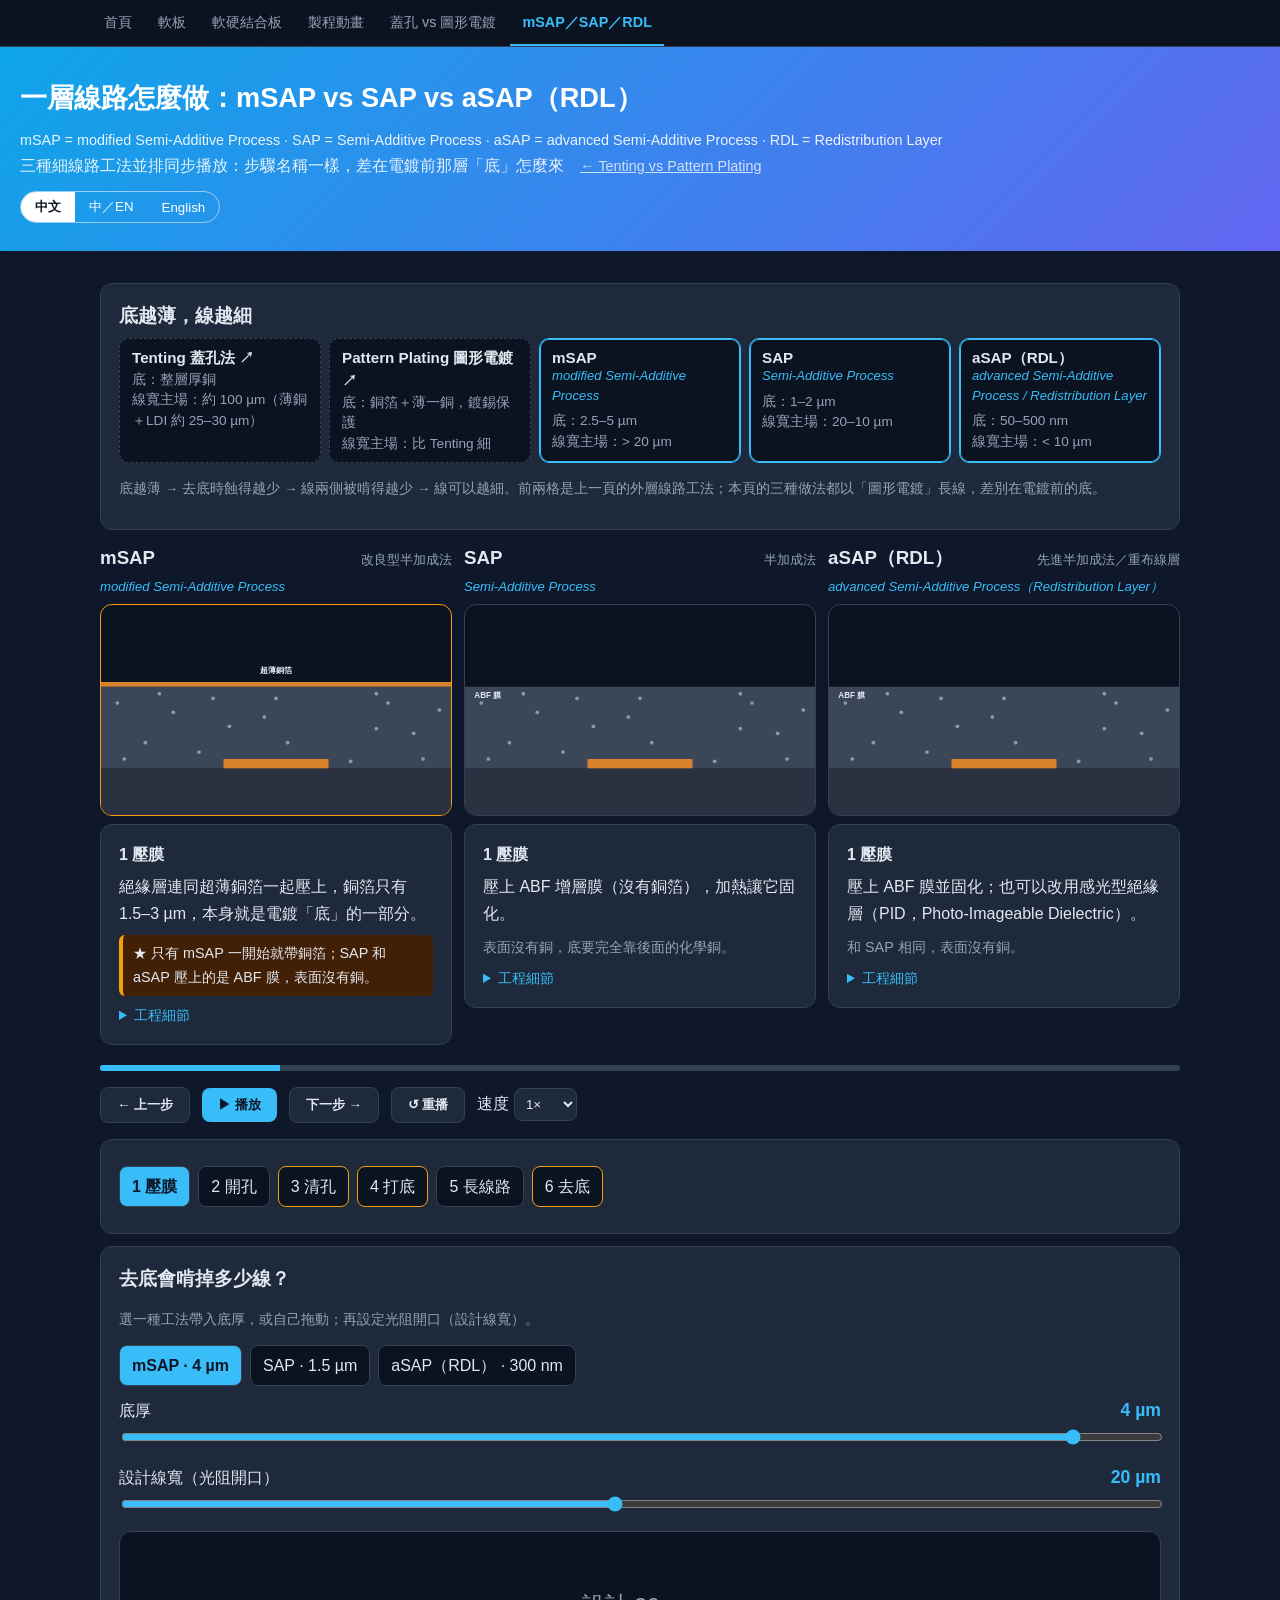
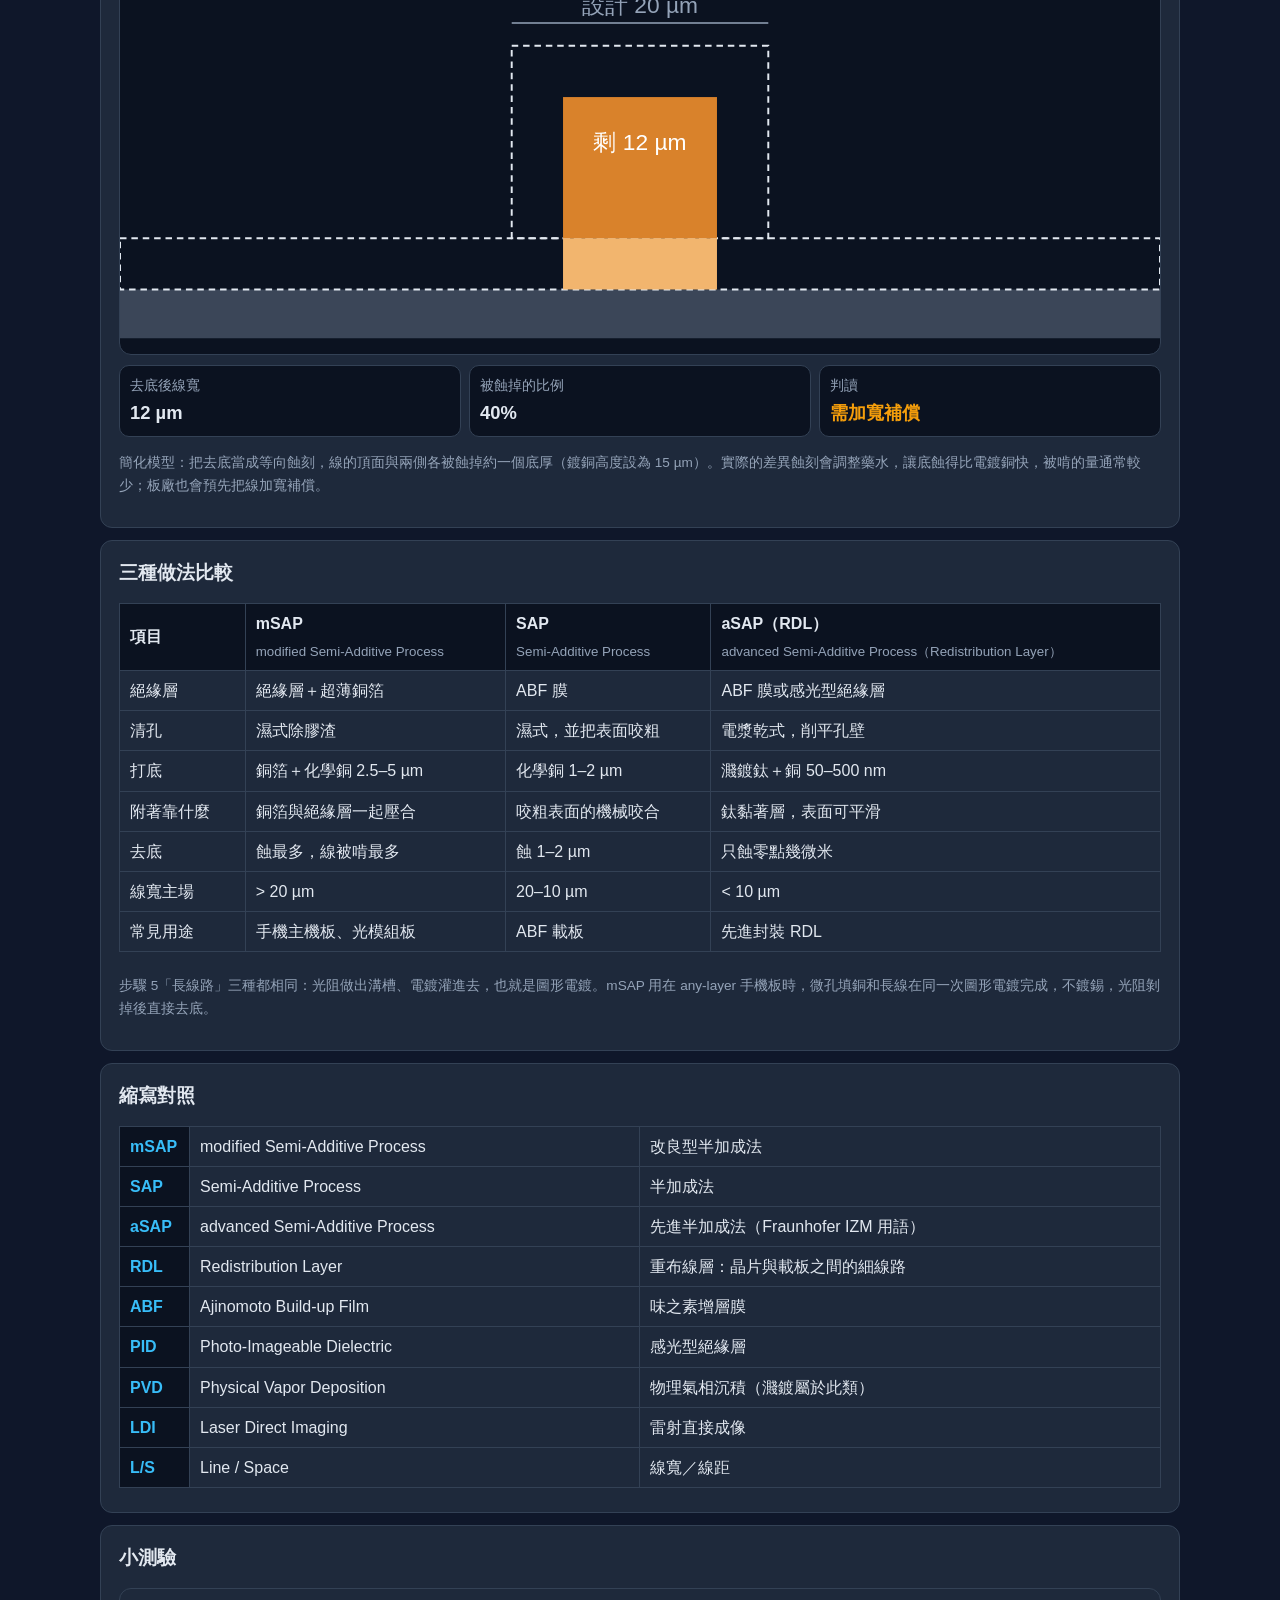
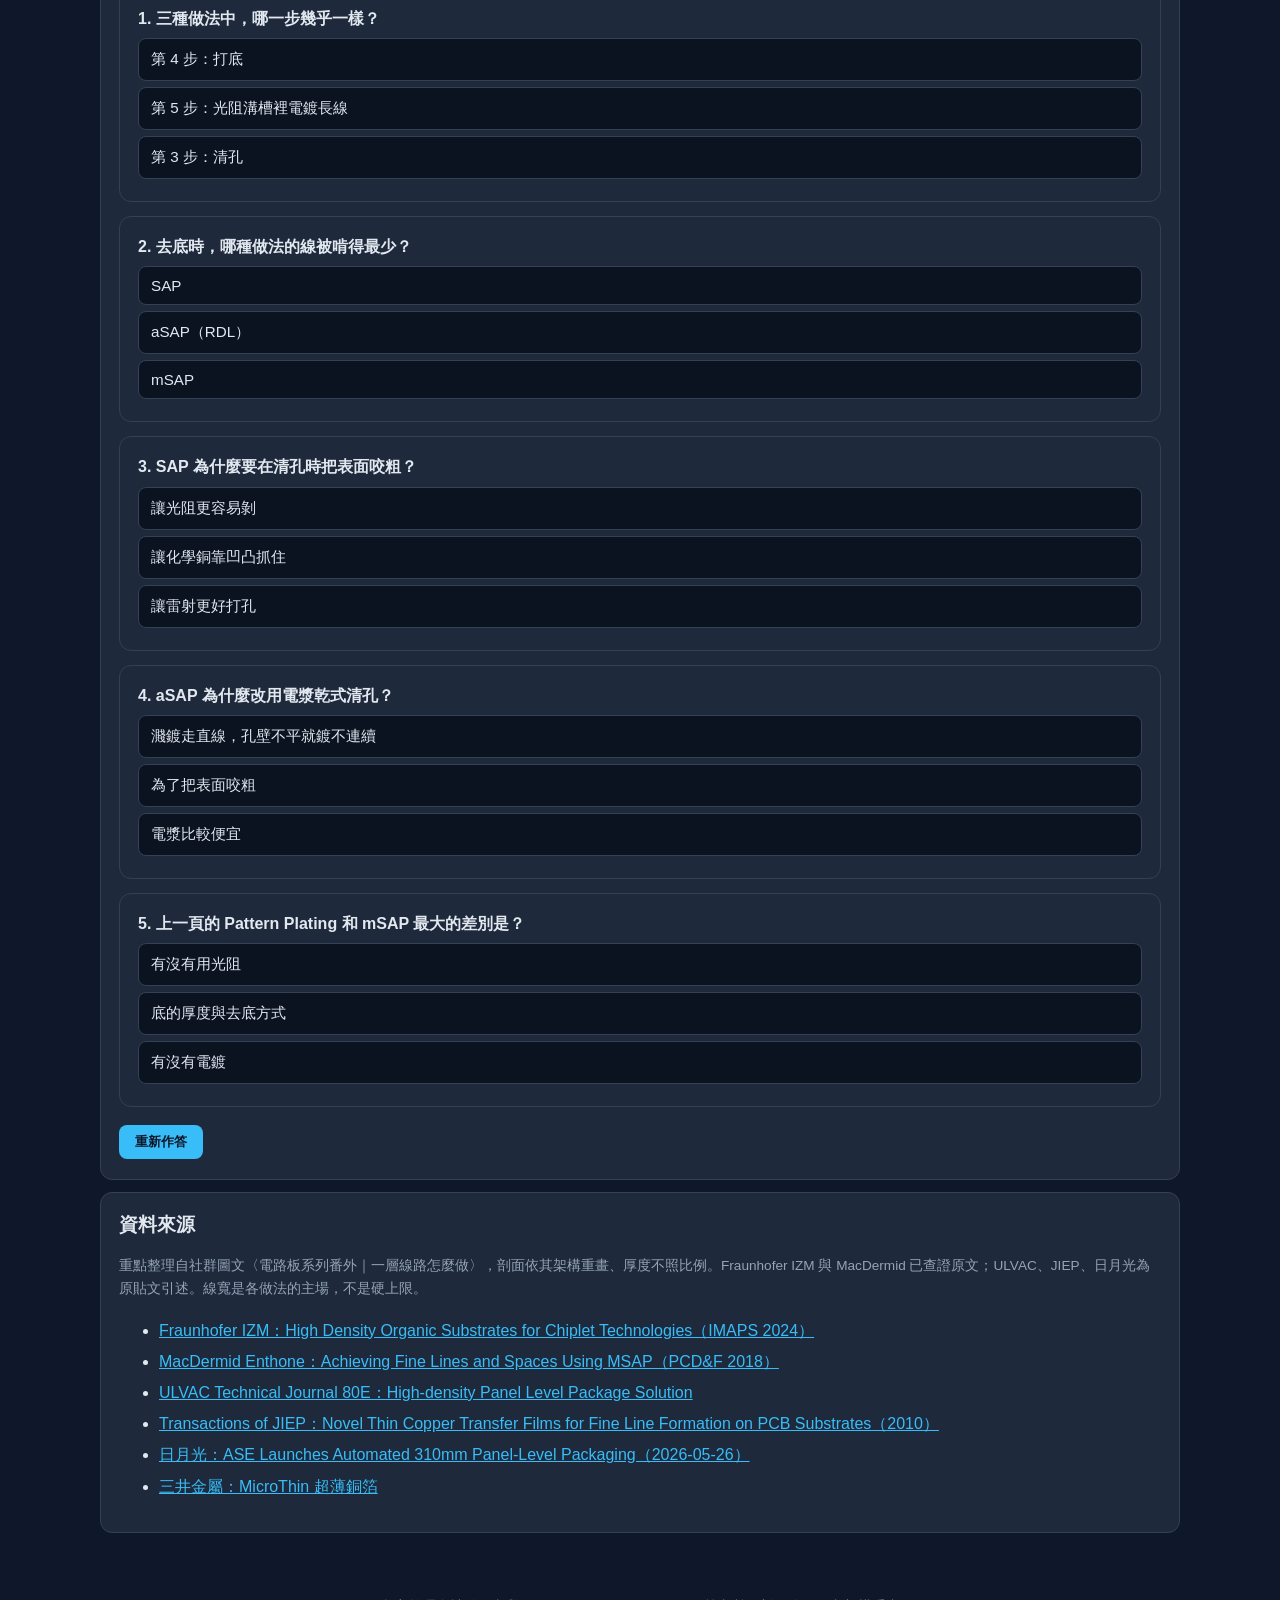
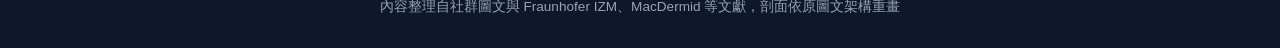
<file: web/fine-line.html>
<!DOCTYPE html>
<html lang="zh-Hant"><head><meta charset="utf-8"><meta name="viewport" content="width=device-width,initial-scale=1">
<title>mSAP vs SAP vs aSAP（RDL）| 一層線路怎麼做</title><link rel="stylesheet" href="assets/style.css">
<style>
.axis{display:flex;flex-wrap:wrap;gap:8px}
.axis .node{flex:1 1 160px;background:#0b1220;border:1px solid var(--line);border-radius:10px;padding:8px 12px;font-size:.85rem;color:var(--text);text-decoration:none;text-align:left;font-family:inherit;cursor:pointer;line-height:1.5}
.axis a.node{border-style:dashed}.axis .node b{display:block;font-size:.95rem}.axis .node .mut{display:block;color:var(--mut)}
.axis .node.cur{border-color:var(--acc);box-shadow:inset 0 0 0 1px var(--acc)}
.trio{display:grid;grid-template-columns:repeat(3,1fr);gap:12px}
.side3 h3{margin:0 0 6px;display:flex;justify-content:space-between;align-items:baseline;gap:8px}
.side3 h3 small{color:var(--mut);font-weight:400;font-size:.8rem}
.side3 .full,.axis .node .full{display:block;color:var(--acc);font-style:italic;font-size:.82rem;margin:-4px 0 6px}
.gloss th{width:70px;color:var(--acc)}
.side3 svg{background:#0b1220;border:1px solid var(--line);border-radius:12px;width:100%;display:block}
.side3.hl svg{border-color:var(--warn)}
.side3 .cap{margin-top:8px;min-height:11em}
.side3 .cap h4{margin:0 0 4px}
.side3 .diff{margin-top:8px;font-size:.9rem;color:var(--mut)}
.side3.hl .diff{border-left:4px solid var(--warn);background:#422006;color:var(--text);padding:6px 10px;border-radius:6px}
.side3 details{margin-top:8px;font-size:.88rem;color:var(--mut)}.side3 summary{cursor:pointer;color:var(--acc)}
svg .fl-zh{font-size:7px;font-weight:700}svg .fl-en{font-size:5.2px}svg .fl-lab{font-size:14px}
.m-zh svg .fl-en{display:none}
.ctrl{display:flex;flex-wrap:wrap;gap:8px;align-items:center;margin:12px 0}
.ctrl select{background:var(--card);color:var(--text);border:1px solid var(--line);border-radius:8px;padding:7px}
.ctrl .btn{white-space:nowrap}
.m-both .ctrl .en{display:inline;margin-left:4px}
#bar{height:6px;background:var(--line);border-radius:99px;overflow:hidden;margin:8px 0}
#bar i{display:block;height:100%;width:0;background:var(--acc);transition:width .4s}
.chip.cur{background:var(--acc);color:#0f172a;font-weight:700}
.chip.hl:not(.cur){border-color:var(--warn)}
.seed .row{display:flex;justify-content:space-between;gap:10px;align-items:baseline;flex-wrap:wrap;margin-top:10px}
.seed output{font-weight:700;color:var(--acc);font-size:1.1rem}
.seed input[type=range]{width:100%;accent-color:var(--acc)}
.seed svg{background:#0b1220;border:1px solid var(--line);border-radius:12px;width:100%;display:block;margin:10px 0}
.res{display:grid;grid-template-columns:repeat(3,1fr);gap:8px}
.res div{background:#0b1220;border:1px solid var(--line);border-radius:10px;padding:8px 10px;font-size:.85rem;color:var(--mut)}
.res b{display:block;font-size:1.15rem;color:var(--text)}
.ok{color:var(--ok)}.warn{color:var(--warn)}.bad{color:var(--bad)}
.note{font-size:.85rem;color:var(--mut)}
.src li{margin:4px 0}.src a{color:var(--acc)}
@media (max-width:860px){.trio{grid-template-columns:1fr}.side3 .cap{min-height:0}.res{grid-template-columns:1fr 1fr}.m-both .ctrl .btn .en{display:none}}
</style></head>
<body class="wide">
<header><h1><span class="zh">一層線路怎麼做：mSAP vs SAP vs aSAP（RDL）</span><span class="en">Building one layer: mSAP vs SAP vs aSAP (RDL)</span></h1>
<p lang="en" style="font-size:.9rem;opacity:.9">mSAP = modified Semi-Additive Process · SAP = Semi-Additive Process · aSAP = advanced Semi-Additive Process · RDL = Redistribution Layer</p>
<p><span class="zh">三種細線路工法並排同步播放：步驟名稱一樣，差在電鍍前那層「底」怎麼來　</span><span class="en">Three fine-line methods played side by side: same step names, different ways to make the plating seed　</span><a href="plating.html">← Tenting vs Pattern Plating</a></p></header>
<main>
<div class="card"><h3 id="axh"></h3><div class="axis" id="axis"></div><p class="note" id="axn"></p></div>
<div class="trio" id="trio"></div>
<div id="bar"><i></i></div>
<div class="ctrl" id="ctrl"></div>
<div class="card"><div class="chips" id="steps"></div></div>
<div class="card seed" id="seed"></div>
<div class="card" id="cmp"></div>
<div class="card gloss" id="gloss"></div>
<div class="card"><h3 id="qh"></h3><div id="qz"></div></div>
<div class="card src" id="src"></div>
</main>
<footer><span class="zh">內容整理自社群圖文與 Fraunhofer IZM、MacDermid 等文獻，剖面依原圖文架構重畫</span><span class="en">Compiled from a community post and sources such as Fraunhofer IZM and MacDermid; cross-sections redrawn</span></footer>
<script src="assets/app.js"></script>
<script src="assets/fineline.js"></script>
<script>
initLang();
const $=id=>document.getElementById(id);
const PAL={cu:'#d9822b',cu2:'#f2b56e',die:'#3b4658',dieOld:'#2a3242',dot:'#8d99ab',smear:'#c2a36b',resist:'#3b82f6',ti:'#b8b8b8',dash:'#e2e8f0',ink:'#e2e8f0',mut:'#94a3b8',onCu:'#ffffff',bad:'#ef4444'};
const M=FL.METHODS;let step=0,timer=null,speed=1;
$('axh').innerHTML=B('底越薄，線越細','Thinner seed, finer lines');
$('axis').innerHTML=FL.SPECTRUM.map(n=>{const inner='<b>'+B(n.name[0],n.name[1])+(n.link?' ↗':'')+'</b>'+(n.full?'<span class="full" lang="en">'+n.full+'</span>':'')+'<span class="mut">'+B('底：'+n.seed[0],'Seed: '+n.seed[1])+'</span><span class="mut">'+B('線寬主場：'+n.ls[0],'L/S: '+n.ls[1])+'</span>';return n.link?'<a class="node" href="'+n.link+'">'+inner+'</a>':'<div class="node cur">'+inner+'</div>';}).join('');
$('axn').innerHTML=B('底越薄 → 去底時蝕得越少 → 線兩側被啃得越少 → 線可以越細。前兩格是上一頁的外層線路工法；本頁的三種做法都以「圖形電鍍」長線，差別在電鍍前的底。','Thinner seed → less seed etching → less line loss → finer lines. The first two are the previous page’s outer-layer methods; all three methods here build lines by pattern plating and differ only in the seed beneath.');
$('trio').innerHTML=FL.ORDER.map(k=>'<div class="side3" id="s-'+k+'"><h3>'+M[k].name+'<small>'+M[k].zh+'</small></h3><span class="full" lang="en">'+M[k].full+'</span><svg viewBox="0 0 300 180"></svg><div class="cap card"></div></div>').join('');
function draw(){
 FL.ORDER.forEach(k=>{const el=$('s-'+k),T=FL.TEXT[k][step],hl=M[k].hl.includes(step);el.classList.toggle('hl',hl);el.querySelector('svg').innerHTML=FL.draw(k,step,PAL,true);
  el.querySelector('.cap').innerHTML='<h4>'+B((step+1)+' '+FL.STEPS[step][0],(step+1)+' '+FL.STEPS[step][1])+'</h4>'+B(T[0],T[1])+'<div class="diff">'+(hl?'★ ':'')+B(T[2],T[3])+'</div><details><summary>'+B('工程細節','Engineering details')+'</summary>'+B(T[4],T[5])+'<p>'+B(T[6],T[7])+'</p></details>';});
 $('steps').innerHTML=FL.STEPS.map((s,i)=>'<button class="chip'+(i===step?' cur':'')+(FL.ORDER.some(k=>M[k].hl.includes(i))?' hl':'')+'" data-s="'+i+'">'+B((i+1)+' '+s[0],(i+1)+' '+s[1])+'</button>').join('');
 $('steps').querySelectorAll('[data-s]').forEach(b=>b.onclick=()=>{stop();step=+b.dataset.s;draw();});
 $('bar').firstElementChild.style.width=((step+1)/6*100)+'%';
 $('prev').disabled=step===0;$('next').disabled=step===5;
}
function stop(){clearInterval(timer);timer=null;$('play').innerHTML='▶ '+B('播放','Play');}
$('ctrl').innerHTML='<button class="btn sec" id="prev">← '+B('上一步','Prev')+'</button><button class="btn" id="play"></button><button class="btn sec" id="next">'+B('下一步','Next')+' →</button><button class="btn sec" id="rs">↺ '+B('重播','Restart')+'</button><label>'+B('速度','Speed')+' <select id="spd"><option value="0.5">0.5×</option><option value="1" selected>1×</option><option value="2">2×</option></select></label>';
$('prev').onclick=()=>{stop();if(step>0)step--;draw();};$('next').onclick=()=>{stop();if(step<5)step++;draw();};$('rs').onclick=()=>{stop();step=0;draw();};
$('spd').onchange=e=>{speed=+e.target.value;if(timer){stop();$('play').click();}};
$('play').onclick=()=>{if(timer){stop();return;}if(step===5)step=0;draw();$('play').innerHTML='Ⅱ '+B('暫停','Pause');timer=setInterval(()=>{if(step<5){step++;draw();}if(step===5)stop();},6000/speed);};
stop();
// 去底滑桿
const seedFromV=v=>0.05*Math.pow(120,v/100),vFromSeed=s=>Math.round(100*Math.log(s/0.05)/Math.log(120)),fmtSeed=s=>s<1?Math.round(s*1000)+' nm':(+s.toFixed(2))+' µm';
const st={m:'msap',s:4,w:20};
$('seed').innerHTML='<h3>'+B('去底會啃掉多少線？','How much line does seed removal eat?')+'</h3><p class="note">'+B('選一種工法帶入底厚，或自己拖動；再設定光阻開口（設計線寬）。','Pick a method to load its seed thickness or drag your own, then set the resist opening (design width).')+'</p><div class="chips">'+FL.ORDER.map(k=>'<button class="chip" data-sp="'+k+'">'+M[k].name+' · '+fmtSeed(M[k].seed)+'</button>').join('')+'</div><div class="row"><span>'+B('底厚','Seed thickness')+'</span><output id="so"></output></div><input id="sr" type="range" min="0" max="100" step="1"><div class="row"><span>'+B('設計線寬（光阻開口）','Design width (resist opening)')+'</span><output id="wo"></output></div><input id="wr" type="range" min="2" max="40" step="0.5"><svg id="tr" viewBox="0 0 640 260"></svg><div class="res"><div>'+B('去底後線寬','Final width')+'<b id="fw"></b></div><div>'+B('被蝕掉的比例','Width lost')+'<b id="ls"></b></div><div>'+B('判讀','Reading')+'<b id="vd"></b></div></div><p class="note">'+B('簡化模型：把去底當成等向蝕刻，線的頂面與兩側各被蝕掉約一個底厚（鍍銅高度設為 15 µm）。實際的差異蝕刻會調整藥水，讓底蝕得比電鍍銅快，被啃的量通常較少；板廠也會預先把線加寬補償。','Simplified model: seed removal is treated as isotropic, so the top and each side lose about one seed thickness (plated height 15 µm). Real differential etches attack the seed faster, so loss is usually smaller, and fabs pre-bias lines.')+'</p>';
function seed(sync){if(sync){$('sr').value=vFromSeed(st.s);$('wr').value=st.w;}const r=FL.trace(st.w,st.s,15,PAL);$('tr').innerHTML=r.svg;$('so').textContent=fmtSeed(st.s);$('wo').textContent=st.w+' µm';$('fw').textContent=r.fw>0?(+r.fw.toFixed(2))+' µm':'0';$('ls').textContent=Math.round(r.loss*100)+'%';
 const v=r.fw<=0?['線被蝕斷','Line etched through','bad']:r.loss>0.4?['損失過大','Excessive loss','bad']:r.loss>0.15?['需加寬補償','Needs pre-bias','warn']:['線寬穩定','Stable width','ok'];$('vd').innerHTML='<span class="'+v[2]+'">'+B(v[0],v[1])+'</span>';
 $('seed').querySelectorAll('[data-sp]').forEach(b=>b.classList.toggle('cur',st.m===b.dataset.sp));}
$('seed').querySelectorAll('[data-sp]').forEach(b=>b.onclick=()=>{st.m=b.dataset.sp;st.s=M[st.m].seed;seed(true);});
$('sr').oninput=e=>{st.s=seedFromV(+e.target.value);st.m=null;seed(false);};$('wr').oninput=e=>{st.w=+e.target.value;seed(false);};
seed(true);
// 比較表
const rows=[['絕緣層','Dielectric',['絕緣層＋超薄銅箔','Dielectric + ultra-thin foil'],['ABF 膜','ABF film'],['ABF 膜或感光型絕緣層','ABF film or PID']],['清孔','Via cleaning',['濕式除膠渣','Wet desmear'],['濕式，並把表面咬粗','Wet, with surface roughening'],['電漿乾式，削平孔壁','Dry plasma, smooths the wall']],['打底','Seeding',['銅箔＋化學銅 2.5–5 µm','Foil + electroless 2.5–5 µm'],['化學銅 1–2 µm','Electroless 1–2 µm'],['濺鍍鈦＋銅 50–500 nm','Sputtered Ti + Cu 50–500 nm']],['附著靠什麼','Adhesion',['銅箔與絕緣層一起壓合','Foil laminated with dielectric'],['咬粗表面的機械咬合','Mechanical anchoring in roughness'],['鈦黏著層，表面可平滑','Ti adhesion layer on a smooth surface']],['去底','Seed removal',['蝕最多，線被啃最多','Most etching, most line loss'],['蝕 1–2 µm','1–2 µm etched'],['只蝕零點幾微米','Only a few tenths of a micron']],['線寬主場','L/S sweet spot',['> 20 µm','> 20 µm'],['20–10 µm','20–10 µm'],['< 10 µm','< 10 µm']],['常見用途','Typical use',['手機主機板、光模組板','Phone mainboards, optical modules'],['ABF 載板','ABF substrates'],['先進封裝 RDL','Advanced-packaging RDL']]];
$('cmp').innerHTML='<h3>'+B('三種做法比較','Comparison')+'</h3><div style="overflow-x:auto"><table><thead><tr><th>'+B('項目','Item')+'</th>'+FL.ORDER.map(k=>'<th>'+M[k].name+'<br><small lang="en" style="font-weight:400;color:var(--mut)">'+M[k].full+'</small></th>').join('')+'</tr></thead><tbody>'+rows.map(r=>'<tr><td>'+B(r[0],r[1])+'</td>'+[2,3,4].map(i=>'<td>'+B(r[i][0],r[i][1])+'</td>').join('')+'</tr>').join('')+'</tbody></table></div><p class="note">'+B('步驟 5「長線路」三種都相同：光阻做出溝槽、電鍍灌進去，也就是圖形電鍍。mSAP 用在 any-layer 手機板時，微孔填銅和長線在同一次圖形電鍍完成，不鍍錫，光阻剝掉後直接去底。','Step 5 is the same for all three: resist channels filled by plating, i.e. pattern plating. For any-layer phone boards, mSAP fills microvias and builds lines in one pattern plate, uses no tin resist, and removes the seed right after stripping the resist.')+'</p>';
// 縮寫對照
$('gloss').innerHTML='<h3>'+B('縮寫對照','Abbreviations')+'</h3><div style="overflow-x:auto"><table><tbody>'+FL.GLOSSARY.map(x=>'<tr><th>'+x[0]+'</th><td lang="en">'+x[1]+'</td><td>'+x[2]+'</td></tr>').join('')+'</tbody></table></div>';
// 測驗
$('qh').innerHTML=B('小測驗','Quiz');
renderQuiz($('qz'),[
 {q:B('三種做法中，哪一步幾乎一樣？','Which step is almost identical in all three?'),o:[B('第 5 步：光阻溝槽裡電鍍長線','Step 5: plating lines in resist channels'),B('第 3 步：清孔','Step 3: via cleaning'),B('第 4 步：打底','Step 4: seeding')],a:0,e:B('長線路都是圖形電鍍：光阻當模具、電鍍灌進去。差別全在之前那層底。','All use pattern plating; the difference is the seed beneath.')},
 {q:B('去底時，哪種做法的線被啃得最少？','Which method loses the least line width in seed removal?'),o:[B('mSAP','mSAP'),B('SAP','SAP'),B('aSAP（RDL）','aSAP (RDL)')],a:2,e:B('aSAP 的濺鍍底只有 50–500 nm；mSAP 要蝕穿 2.5–5 µm 的銅箔加化學銅。','aSAP’s sputtered seed is 50–500 nm; mSAP must remove 2.5–5 µm.')},
 {q:B('SAP 為什麼要在清孔時把表面咬粗？','Why does SAP roughen the surface?'),o:[B('讓化學銅靠凹凸抓住','So electroless copper can anchor'),B('讓雷射更好打孔','To help laser drilling'),B('讓光阻更容易剝','To ease resist stripping')],a:0,e:B('化學銅靠機械咬合附著；但線越細越不能容忍凹凸。','Electroless copper anchors mechanically, but fine lines cannot tolerate roughness.')},
 {q:B('aSAP 為什麼改用電漿乾式清孔？','Why does aSAP use dry plasma cleaning?'),o:[B('濺鍍走直線，孔壁不平就鍍不連續','Sputtering travels in straight lines; rough walls break the seed'),B('電漿比較便宜','Plasma is cheaper'),B('為了把表面咬粗','To roughen the surface')],a:0,e:B('孔壁凸起會擋住濺鍍；先削平孔壁，鈦／銅底才連續。','Bumps shadow sputtering; a smooth wall gives a continuous Ti/Cu seed.')},
 {q:B('上一頁的 Pattern Plating 和 mSAP 最大的差別是？','The main difference between the previous page’s pattern plating and mSAP?'),o:[B('底的厚度與去底方式','Seed thickness and how it is removed'),B('有沒有用光阻','Whether resist is used'),B('有沒有電鍍','Whether plating is used')],a:0,e:B('兩者都用光阻溝槽電鍍長線；傳統 Pattern Plating 底是一般銅箔＋一銅、靠鍍錫保護再鹼性蝕刻，mSAP 底只有幾微米、不鍍錫直接差異蝕刻。','Both plate in resist channels; conventional pattern plating uses regular foil + flash with a tin resist and alkaline etch, while mSAP’s seed is a few microns and is removed by a differential etch without tin.')}
]);
$('src').innerHTML='<h3>'+B('資料來源','Sources')+'</h3><p class="note">'+B('重點整理自社群圖文〈電路板系列番外｜一層線路怎麼做〉，剖面依其架構重畫、厚度不照比例。Fraunhofer IZM 與 MacDermid 已查證原文；ULVAC、JIEP、日月光為原貼文引述。線寬是各做法的主場，不是硬上限。','Summarized from a community post (“Building one layer”); cross-sections redrawn, not to scale. Fraunhofer IZM and MacDermid were checked against the originals; ULVAC, JIEP and ASE are as cited in the post. Line widths are sweet spots, not hard limits.')+'</p><ul>'+FL.SOURCES.map(x=>'<li><a href="'+x[1]+'" target="_blank" rel="noopener">'+x[0]+'</a></li>').join('')+'</ul>';
draw();
</script>
</body></html>
</file>
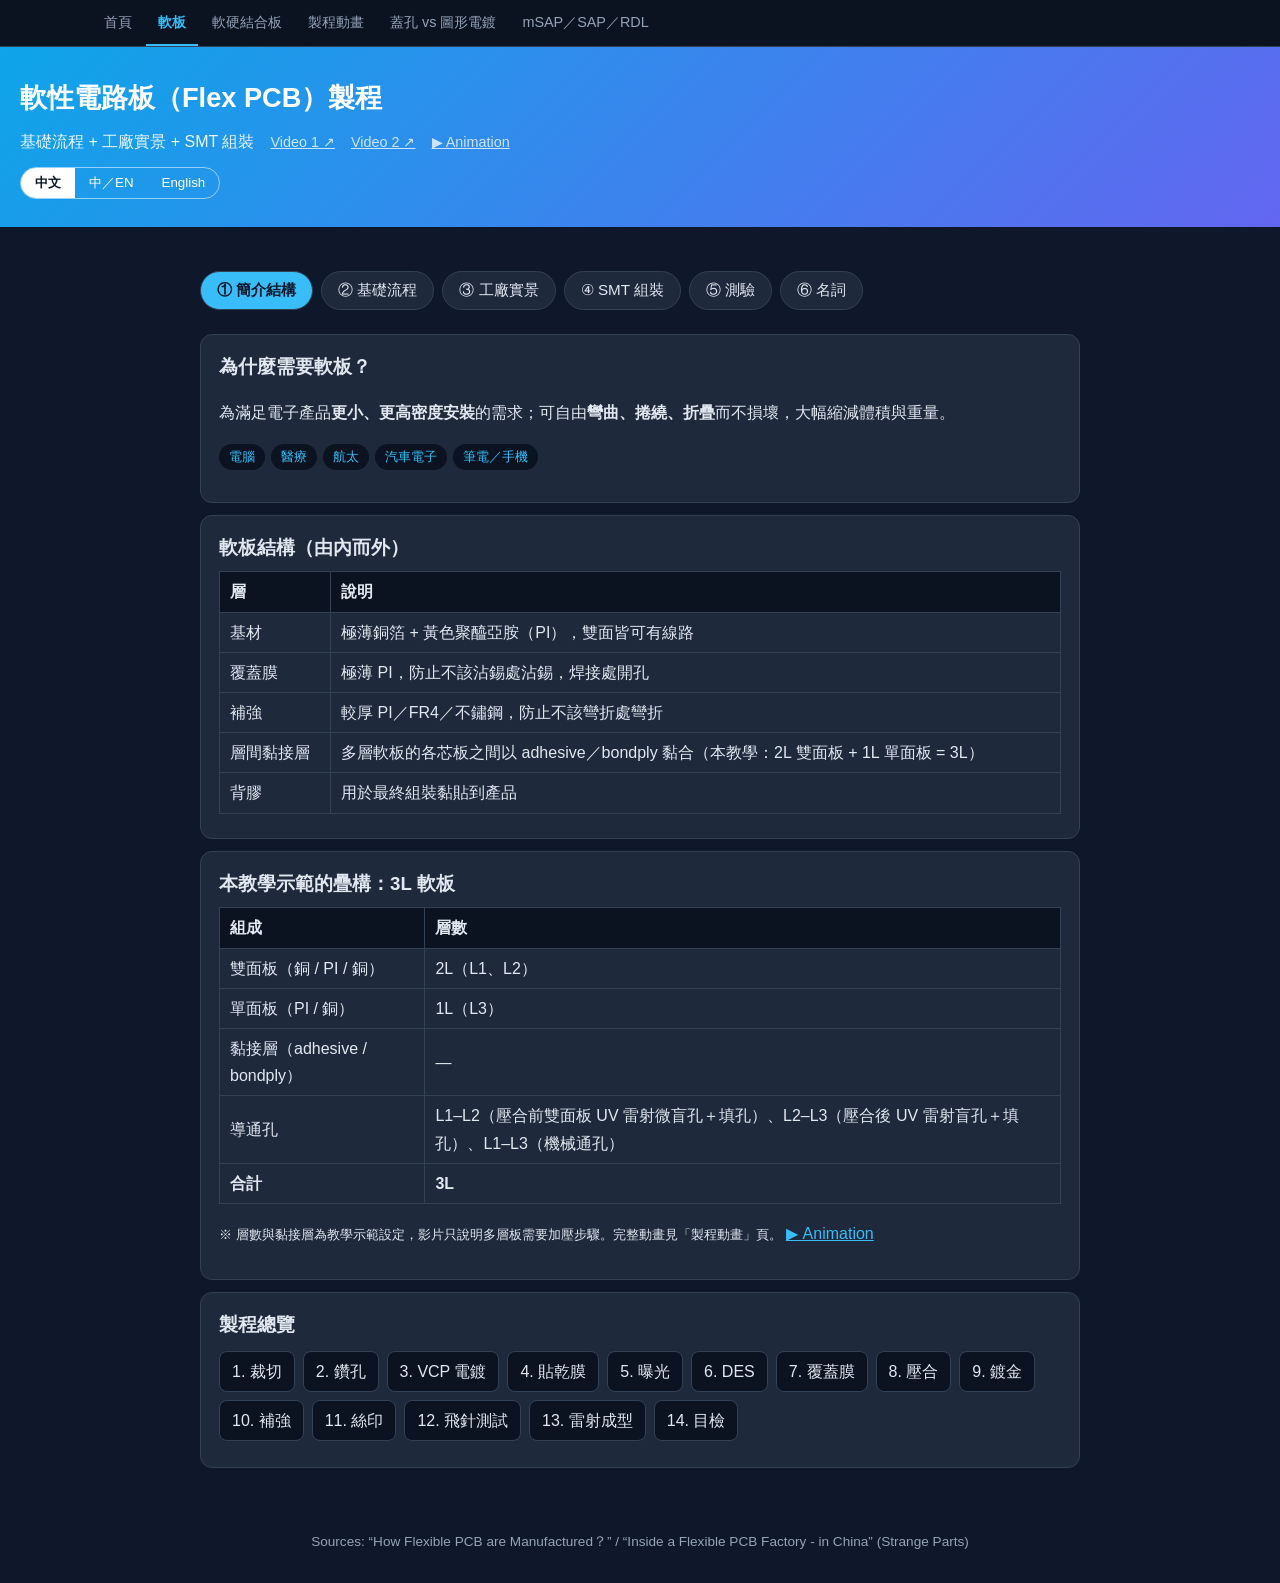
<file: web/flex.html>
﻿<!DOCTYPE html>
<html lang="zh-Hant"><head><meta charset="utf-8"><meta name="viewport" content="width=device-width,initial-scale=1">
<title>軟性電路板製程 | Flexible PCB Manufacturing</title><link rel="stylesheet" href="assets/style.css"></head>
<body>
<header><h1><span class="zh">軟性電路板（Flex PCB）製程</span><span class="en">Flexible PCB (FPC) Manufacturing</span></h1>
<p><span class="zh">基礎流程 + 工廠實景 + SMT 組裝　</span><span class="en">Basic process + factory tour + SMT assembly　</span><a href="https://youtu.be/qQSfxj-629U" target="_blank">Video 1 ↗</a>　<a href="https://youtu.be/xvByereqOVQ" target="_blank">Video 2 ↗</a>　<a href="animation.html">▶ Animation</a></p></header>
<main>
<nav class="tabs" id="tabs"></nav>
<section class="panel" id="intro"></section>
<section class="panel" id="basic"><div id="s1"></div></section>
<section class="panel" id="fact"><div id="s2"></div></section>
<section class="panel" id="smt"><div id="s3"></div></section>
<section class="panel" id="quiz"><div id="qz"></div></section>
<section class="panel" id="gloss"><div class="card" id="gl"></div></section>
</main><footer>Sources: “How Flexible PCB are Manufactured？” / “Inside a Flexible PCB Factory - in China” (Strange Parts)</footer>
<script src="assets/app.js"></script>
<script>
const tabs=[['intro','① 簡介結構','① Intro & structure'],['basic','② 基礎流程','② Basic process'],['fact','③ 工廠實景','③ Factory tour'],['smt','④ SMT 組裝','④ SMT assembly'],['quiz','⑤ 測驗','⑤ Quiz'],['gloss','⑥ 名詞','⑥ Glossary']];
document.getElementById('tabs').innerHTML=tabs.map(t=>`<button data-t="${t[0]}">${B(t[1],t[2])}</button>`).join('');
const ov=[['裁切','Cutting'],['鑽孔','Drilling'],['VCP 電鍍','VCP plating'],['貼乾膜','Dry film'],['曝光','Exposure'],['DES','DES'],['覆蓋膜','Coverlay'],['壓合','Lamination'],['鍍金','Gold plating'],['補強','Stiffeners'],['絲印','Silkscreen'],['飛針測試','Flying probe'],['雷射成型','Laser outline'],['目檢','Inspection']];
const th=(a,b)=>`<th>${B(a,b)}</th>`;
document.getElementById('intro').innerHTML=`
<div class="card"><h3>${B('為什麼需要軟板？','Why flexible boards?')}</h3>
<p>${B('為滿足電子產品<b>更小、更高密度安裝</b>的需求；可自由<b>彎曲、捲繞、折疊</b>而不損壞，大幅縮減體積與重量。','Developed to meet the need for <b>smaller, higher-density mounting</b>. They can be freely <b>bent, coiled and folded</b> without damage, greatly reducing size and weight.')}</p>
<p>${[['電腦','Computers'],['醫療','Medical'],['航太','Aerospace'],['汽車電子','Automotive'],['筆電／手機','Laptops / phones']].map(x=>`<span class="tag">${B(x[0],x[1])}</span>`).join('')}</p></div>
<div class="card"><h3>${B('軟板結構（由內而外）','Flex PCB structure (inside → out)')}</h3><table><tr>${th('層','Layer')}${th('說明','Description')}</tr>
<tr><td>${B('基材','Core')}</td><td>${B('極薄銅箔 + 黃色聚醯亞胺（PI），雙面皆可有線路','Very thin copper foil on yellow polyimide (PI); circuits on both sides possible')}</td></tr>
<tr><td>${B('覆蓋膜','Coverlay')}</td><td>${B('極薄 PI，防止不該沾錫處沾錫，焊接處開孔','Thin PI that keeps solder away from unwanted areas; openings where soldering is needed')}</td></tr>
<tr><td>${B('補強','Stiffener')}</td><td>${B('較厚 PI／FR4／不鏽鋼，防止不該彎折處彎折','Thicker PI / FR4 / stainless steel that stops flexing where it is not wanted')}</td></tr>
<tr><td>${B('層間黏接層','Bond adhesive')}</td><td>${B('多層軟板的各芯板之間以 adhesive／bondply 黏合（本教學：2L 雙面板 + 1L 單面板 = 3L）','Core layers of a multilayer flex are bonded with adhesive/bondply (here: 2L double-sided + 1L single-sided = 3L)')}</td></tr><tr><td>${B('背膠','Adhesive')}</td><td>${B('用於最終組裝黏貼到產品','For sticking the board into the final product')}</td></tr></table></div>
<div class="card"><h3>${B('本教學示範的疊構：3L 軟板','Demo stack-up in this course: 3L flex')}</h3><table><tr>${th('組成','Part')}${th('層數','Layers')}</tr><tr><td>${B('雙面板（銅 / PI / 銅）','Double-sided core (Cu / PI / Cu)')}</td><td>2L（L1、L2）</td></tr><tr><td>${B('單面板（PI / 銅）','Single-sided core (PI / Cu)')}</td><td>1L（L3）</td></tr><tr><td>${B('黏接層（adhesive / bondply）','Adhesive (bondply) between the two cores')}</td><td>—</td></tr><tr><td>${B('導通孔','Vias')}</td><td>${B('L1–L2（壓合前雙面板 UV 雷射微盲孔＋填孔）、L2–L3（壓合後 UV 雷射盲孔＋填孔）、L1–L3（機械通孔）','L1–L2 (UV-laser microvia + fill in the core before lamination), L2–L3 (UV-laser blind via + fill after lamination), L1–L3 (mechanical through-hole)')}</td></tr><tr><td><b>${B('合計','Total')}</b></td><td><b>3L</b></td></tr></table><p><small>${B('※ 層數與黏接層為教學示範設定，影片只說明多層板需要加壓步驟。完整動畫見「製程動畫」頁。','※ Layer count and adhesive are demo settings; the video only says multilayer boards need an extra pressing step. See the Process Animation page.')}</small> <a href="animation.html" style="color:var(--acc)">▶ Animation</a></p></div>
<div class="card"><h3>${B('製程總覽','Process overview')}</h3><div class="chips">${ov.map((x,i)=>`<span class="chip">${i+1}. ${B(x[0],x[1])}</span>`).join('')}</div></div>`;

renderSteps(document.getElementById('s1'),[
 {t:B('材料與裁切','Materials & cutting'),ts:'0:36',b:ul([['軟板材料為<b>捲筒</b>包裝，依客戶要求裁成需要的尺寸。','Unlike rigid materials, flex material comes in <b>rolls</b> and is cut to the size the customer requires.'],['設備：自動開料機、手動裁切機。','Equipment: automatic cutting machine and manual cutter.']])},
 {t:B('鑽孔','Drilling'),ts:'0:55',b:ul([['鑽導通孔／定位孔。','Drill through-holes or locating holes in the substrate.'],['表面覆蓋<b>鋁板</b>保護板子免於磨損。','The surface is covered with an <b>aluminum</b> sheet that protects the board from wear.']])},
 {t:B('VCP 垂直連續電鍍','VCP (vertical continuous plating)'),ts:'1:13',b:ul([['先做「黑孔」形成導電層，再於孔內鍍銅，達成層間導通。','A “black hole” step forms a conductive layer, then the holes are copper-plated to achieve conduction.']])},
 {t:B('曝光','Exposure'),ts:'1:25',b:ul([['在鍍好的板面壓上<b>感光乾膜</b>。','A photosensitive <b>dry film</b> is pressed onto the plated board surface.']])},
 {t:B('顯影、蝕刻、去膜（DES）','Develop, etch, strip (DES)'),ts:'1:37',b:ul([['顯影後線路圖形出現在板面，再蝕刻與去膜。','After development the circuit pattern appears; then etching and film stripping follow.'],['以上屬於<b>濕製程區</b>。','These are the <b>wet-zone</b> steps.']])},
 {t:B('覆蓋膜','Coverlay (overlay film)'),ts:'1:49',b:ul([['又稱絕緣層，相當於硬板的<b>防焊</b>。','Also called the insulating layer; it serves the same purpose as <b>solder mask</b> on rigid boards.'],['保護線路、防短路與氧化；顏色常見黃、黑、白。','Protects the circuit pattern, prevents short circuits and oxidation; typically yellow, black or white.']])},
 {t:B('壓合','Pressing'),ts:'2:24',b:ul([['多層板需額外加壓，各層以高溫高壓壓合；溫度時間預先在電腦設定。','Multilayer boards need an extra pressing step; layers are bonded under high temperature and pressure, with temperature and time preset on the computer.'],['本教學示範：2L 雙面板 + 1L 單面板，中間放<b>黏接層</b>壓成 <b>3L</b>。','Demo here: a 2L double-sided core + a 1L single-sided core with an <b>adhesive</b> layer between them are pressed into <b>3L</b>.']])},
 {t:B('絲印與功能測試','Silkscreen & functional test'),ts:'2:56',b:ul([['在指定位置印字／標記，讓元件貼裝更精準，之後全面功能測試。','Characters are printed at set positions so components can be placed more accurately; then the FPC is fully functionally tested.']])},
 {t:B('雷射外形切割','Laser outline'),ts:'3:11',b:ul([['切縫品質好、不易變形，保證尺寸與品質。','Cut quality is better, deformation less likely, guaranteeing size and quality.']])},
 {t:B('補強','Reinforcement'),ts:'3:28',b:ul([['軟板太軟，特定位置要補強：PI、電磁屏蔽膜、FR4、鋼片、背膠等。','Flex is too soft, so some places are reinforced: PI, EMI shielding film, FR4, steel backing and other accessories.']])},
 {t:B('外觀檢查','Appearance inspection'),ts:'3:51',b:ul([['依客戶要求或 <b>IPC</b> 標準檢驗。','Inspected according to customer requirements or <b>IPC</b> standards.']])}
],'qQSfxj-629U');

renderSteps(document.getElementById('s2'),[
 {t:B('裁切','Cutting'),b:ul([['從捲料裁成 panel；單面銅 + PI，或雙面銅夾 PI。','Roll material is cut into panels: single-sided copper + PI, or double-sided copper with PI in the middle.']])},
 {t:B('NC 鑽孔','NC drilling'),b:ul([['多軸並聯；板子被壓在<b>玻纖板</b>下保持平整。','Ganged spindles; panels are held flat under a <b>fiberglass</b> sheet.'],['轉速約 <b>200,000 RPM</b>（桌上 CNC 約 15,000）。','Speeds around <b>200,000 RPM</b> (a desktop CNC maxes out near 15,000).'],['最小鑽針約 <b>0.1 mm</b>（約一根頭髮）。','Smallest bits about <b>0.1 mm</b> (about a human hair).'],['<b>壽命管理：</b>0.2 mm 鑽針 3,000 孔即更換。','<b>Tool-life tracking:</b> a 0.2 mm bit is discarded after 3,000 holes.'],['<b>防呆：</b>感測器檢查鑽針尺寸與斷針，異常停機並亮<b>安燈（Andon）</b>紅燈。','<b>Error-proofing:</b> sensors check bit size and breakage; on a fault the machine stops and lights a red <b>Andon</b> lamp.']])},
 {t:B('孔金屬化／電鍍','Hole metallization / plating'),b:ul([['孔壁鍍銅使兩面導通。','Copper is plated inside the holes so one side connects to the other.'],['軟板採<b>人工掛架</b>入槽（比自動線更可控、效果更好）。','Flex boards are hung on frames and dipped <b>by hand</b> – more controllable and gives better results than automated lines.']])},
 {t:B('無塵室：貼乾膜（光阻）','Clean room: dry-film photoresist'),b:ul([['風淋室進入；<b>黃燈</b>，因為光阻遇藍光／UV 會硬化。','Enter via an air shower; <b>yellow lights</b> because the resist hardens under blue/UV light.'],['光阻由捲料熱壓貼合，裁成單片。','Resist is laminated from a roll with heat and pressure, then cut per panel.']])},
 {t:B('LDI 雷射曝光','LDI laser exposure'),b:ul([['<b>全廠最關鍵製程</b>：把設計轉到銅上。','<b>The most important step in the factory:</b> transferring the design onto the copper.'],['舊法：底片 + 藍光。新法：<b>雷射數位曝光</b>。','Old way: film artwork + blue light. New way: <b>digital laser exposure</b>.'],['相機找對位標記，確保正反面對準。','A camera looks for registration marks to align both sides.'],['<b>真空平台</b>吸平，皺褶會造成圖形誤差。','A <b>vacuum table</b> holds the panel flat – any ripple distorts the pattern.']])},
 {t:B('DES：顯影 → 蝕刻 → 去膜','DES: develop → etch → strip'),b:ul([['顯影洗掉未曝光光阻 → 酸蝕刻掉多餘銅 → 去膜留下線路。','Developing washes off unexposed resist → acid etches away unwanted copper → stripping removes remaining resist, leaving the circuit.'],['最後<b>軟蝕</b>去除氧化層，洗淨烘乾。','A final <b>soft etch</b> removes the oxide layer, then wash and dry.']])},
 {t:B('覆蓋膜雷射切割','Coverlay laser cutting'),b:ul([['全自動 UV 雷射，材料為 PI + <b>熱活化膠</b>，依客戶檔案切割，無須人員。','Fully automatic UV laser; PI with <b>heat-activated glue</b>, cut from customer files with no operator needed.'],['方形多孔區是<b>排煙</b>；平台是<b>不鏽鋼真空台</b>，移動時釋放真空再吸附，維持平整。','The perforated square is <b>fume extraction</b>; the stage is a <b>stainless-steel vacuum table</b> – vacuum is released to move, then re-applied to keep the material flat.']])},
 {t:B('人工貼覆蓋膜','Manual coverlay application'),b:ul([['依角落孔手動對位，用<b>平頭烙鐵</b>點焊固定。','Aligned by hand using corner holes, then tacked with a <b>flat-tip soldering iron</b>.'],['戴橡膠指套：增加抓握、避免指紋。','Rubber finger cots give grip and avoid fingerprints.']])},
 {t:B('熱壓合','Heat lamination'),b:ul([['壓覆蓋膜與補強，不同材料有不同壓力與溫度。','Presses coverlay and stiffeners; each material has its own pressure and temperature.'],['範例：<b>100 bar、120 秒、180 °C</b>。','Example: <b>100 bar, 120 s, 180 °C</b>.']])},
 {t:B('化學鎳鈀金','Electroless Ni/Pd/Au plating'),b:ul([['目的：防氧化腐蝕、增進焊錫潤濕。','Purpose: prevent oxidation/corrosion and improve solder wetting.'],['清潔除油 → 微蝕 → 鈀 → 化學鎳 → 金，約 1 小時。','Clean & degrease → micro-etch → palladium → electroless nickel → gold; about 1 hour.'],['使用氰化金鉀溶液，<b>有毒、危險</b>。','Uses potassium gold cyanide solution – <b>toxic and dangerous</b>.']])},
 {t:B('補強、背膠、EMI','Stiffeners, adhesive, EMI'),b:ul([['補強板放在元件／連接器處，避免焊點斷裂，方便插拔。','Stiffeners go behind components/connectors to protect solder joints and allow connector insertion.'],['材料：PI、不鏽鋼、FR4。背膠如 3M 高溫膠。','Materials: PI, stainless steel, FR4. Adhesive e.g. 3M high-temperature.'],['UV 雷射切割，<b>人工貼合</b>（沒有孔，只能對照板上圖形），烙鐵點焊後壓合。','Cut by UV laser, then <b>applied by hand</b> (no holes to align – only the board artwork), tacked with an iron, then laminated.']])},
 {t:B('噴墨絲印','Inkjet silkscreen'),b:ul([['改用<b>噴墨 UV 固化環氧墨水</b>，兩道印完。','Now uses an <b>inkjet with UV-curable epoxy ink</b>, printed in two passes.'],['相機辨識 fiducial 對位。','A camera registers on fiducials.'],['印位號、版本號、Logo，供人閱讀。','Prints designators, version numbers and logos for humans to read.']])},
 {t:B('飛針測試','Flying probe test'),b:ul([['四支機械臂探針測導通，確認無斷線／缺線。','Four robotic arms test continuity to catch broken or missing traces.'],['大焊墊用刀片狀針頭，小焊墊（BGA）用細針。','Blade-like tips for big pads; needle-fine tips for small pads like BGA.'],['<b>100% 全測</b>。','<b>100% of boards are tested.</b>']])},
 {t:B('外形切割與目檢','Outline cutting & visual inspection'),b:ul([['UV 雷射雙頭切外形。','Dual-head UV laser cuts the outline.'],['硬板自動化較高，<b>軟板仍以人工為關鍵</b>。','Rigid PCBs are more automated; for flex, <b>humans are key</b> to the process.']])}
]);

renderSteps(document.getElementById('s3'),[
 {t:B('載板（Carrier tray）','Carrier tray'),b:ul([['軟板太軟，必須放在載板上過產線。','Flex boards are too floppy, so they ride on carrier trays through the line.'],['三根定位銷對位，<b>Kapton（PI）膠帶</b>固定，載板表面為黏性矽膠。','Three pins align the board, <b>Kapton (PI) tape</b> holds it; the tray surface is sticky silicone.']])},
 {t:B('軟板上板貼片機','Board pick-and-place'),b:ul([['大吸頭、上相機找 fiducial、下相機確認位置。','Large suction head; top camera finds fiducials, bottom camera verifies position.'],['一個載板可放多片小板，提升效率。','Many small boards fit on one tray, increasing efficiency.']])},
 {t:B('載入機 → 錫膏印刷','Loader → solder paste printing'),b:ul([['錫膏 = 微小錫球 + 助焊膏。鋼板在指定處開孔。','Solder paste = microscopic solder balls in flux paste. A thin steel stencil has openings where solder goes.']])},
 {t:B('3D SPI','3D SPI'),b:ul([['檢查錫膏厚度與位置。','Checks solder-paste thickness and placement.']])},
 {t:B('元件貼片','Component placement'),b:ul([['元件在捲帶中；小吸頭；上下相機精準對位。小、大元件分機處理。','Components come on tape reels; small nozzle; top and bottom cameras for precise alignment. Small and large parts run on different machines.']])},
 {t:B('回焊爐','Reflow oven'),b:ul([['多溫區逐漸升溫使錫熔化，再快速冷卻；需數分鐘。','Several heat zones ramp up until solder melts, then cool quickly; takes a few minutes.']])},
 {t:B('AOI','AOI'),b:ul([['與良品比對，找立碑、橋接、少錫等。','Compares against a known-good board to find tombstoning, solder bridges, insufficient solder, etc.']])},
 {t:B('維修、最終檢驗、包裝出貨','Rework, final inspection, packing & shipping'),b:ul([['Rework 修正錯誤 → 與標準圖比對 → 包裝出貨。','Rework fixes errors → compare to reference image → pack and ship.']])}
]);

const Q=(zh,en,o,a,ez,ee)=>({q:B(zh,en),o:o.map(x=>B(x[0],x[1])),a,e:B(ez,ee)});
renderQuiz(document.getElementById('qz'),[
 Q('為何無塵室使用黃色燈光？','Why are the clean-room lights yellow?',[['比較省電','Saves power'],['光阻遇藍光／UV 會硬化','Resist hardens under blue/UV light'],['方便人員工作','Easier on workers'],['減少靜電','Reduces static']],1,'黃光不會使光阻曝光。','Yellow light does not expose the resist.'),
 Q('鑽孔時板子上方為何蓋玻纖板（或鋁板）？','Why is a fiberglass (or aluminum) sheet placed over the panel when drilling?',[['壓平並保護，確保精度','Hold flat and protect for accuracy'],['增加重量','Add weight'],['裝飾','Decoration'],['導電','Conductivity']],0,'壓平確保精度，鋁板亦保護表面。','Flatness ensures accuracy; aluminum also protects the surface.'),
 Q('0.2 mm 鑽針壽命為幾孔？','How many holes is a 0.2 mm drill bit rated for?',[['300','300'],['1,000','1,000'],['3,000','3,000'],['30,000','30,000']],2,'達 3,000 孔即丟棄換新。','At 3,000 holes it is discarded and replaced.'),
 Q('覆蓋膜相當於硬板的什麼？','What is the rigid-board equivalent of coverlay?',[['銅箔','Copper foil'],['防焊層','Solder mask'],['絲印','Silkscreen'],['基材','Substrate']],1,'保護線路、防短路與氧化。','It protects circuits and prevents shorts and oxidation.'),
 Q('為什麼軟板外形常用雷射切割？','Why is laser cutting common for flex outlines?',[['最便宜','Cheapest'],['不易變形、尺寸精準','Less deformation, accurate size'],['速度最慢','Slowest'],['不需要檔案','No files needed']],1,'切縫品質好。','Cut quality is better.'),
 Q('本教學的軟板是幾層？如何組成？','How many layers is the demo flex board and how is it built?',[['2L：兩片單面板','2L: two single-sided cores'],['3L：2L 雙面板 + 1L 單面板，以黏接層壓合','3L: 2L double-sided + 1L single-sided, bonded with adhesive'],['4L：兩片雙面板','4L: two double-sided cores'],['1L：單面板','1L: single-sided']],1,'中間的黏接層（adhesive／bondply）把兩種芯板壓合成一體。','An adhesive (bondply) layer bonds the two cores into one board.'),
 Q('補強板的作用？','What do stiffeners do?',[['增加導電','Increase conductivity'],['防止元件／連接器處彎曲、保護焊點','Prevent flexing at components/connectors, protecting solder joints'],['散熱','Dissipate heat'],['裝飾','Decoration']],1,'也方便連接器插入夾緊。','They also let a connector be pushed in and clamped.'),
 Q('軟板 SMT 與硬板最大差異？','Biggest SMT difference between flex and rigid?',[['需使用載板支撐','Flex needs a carrier tray'],['不需要錫膏','No solder paste'],['不用回焊','No reflow'],['不用 AOI','No AOI']],0,'三銷定位 + Kapton 膠帶 + 矽膠。','Three alignment pins + Kapton tape + silicone.'),
 Q('飛針測試的測試比例？','What share of boards get flying-probe tested?',[['抽測 10%','10% sampled'],['抽測 50%','50% sampled'],['100% 全測','100%'],['不測','None']],2,'JLC 強調每片都測。','JLC stresses every board is tested.')
]);
renderGlossary(document.getElementById('gl'),[['軟板','FPC / Flexible PCB'],['聚醯亞胺','Polyimide (PI)'],['覆蓋膜','Coverlay'],['補強板','Stiffener'],['黑孔','Black hole'],['垂直連續電鍍','VCP'],['光阻／乾膜','Photoresist / Dry film'],['雷射直接成像','LDI'],['顯影蝕刻去膜','DES'],['安燈','Andon'],['飛針測試','Flying probe test'],['載板','Carrier tray'],['錫膏檢查','SPI'],['自動光學檢查','AOI'],['回焊爐','Reflow oven'],['基準點','Fiducial'],['電磁屏蔽膜','EMI shielding film'],['化學鎳鈀金','ENEPIG'],['黏接層','Adhesive / Bondply'],['雙面板 / 單面板','Double-sided / Single-sided core']]);
initTabs();
</script></body></html>
</file>
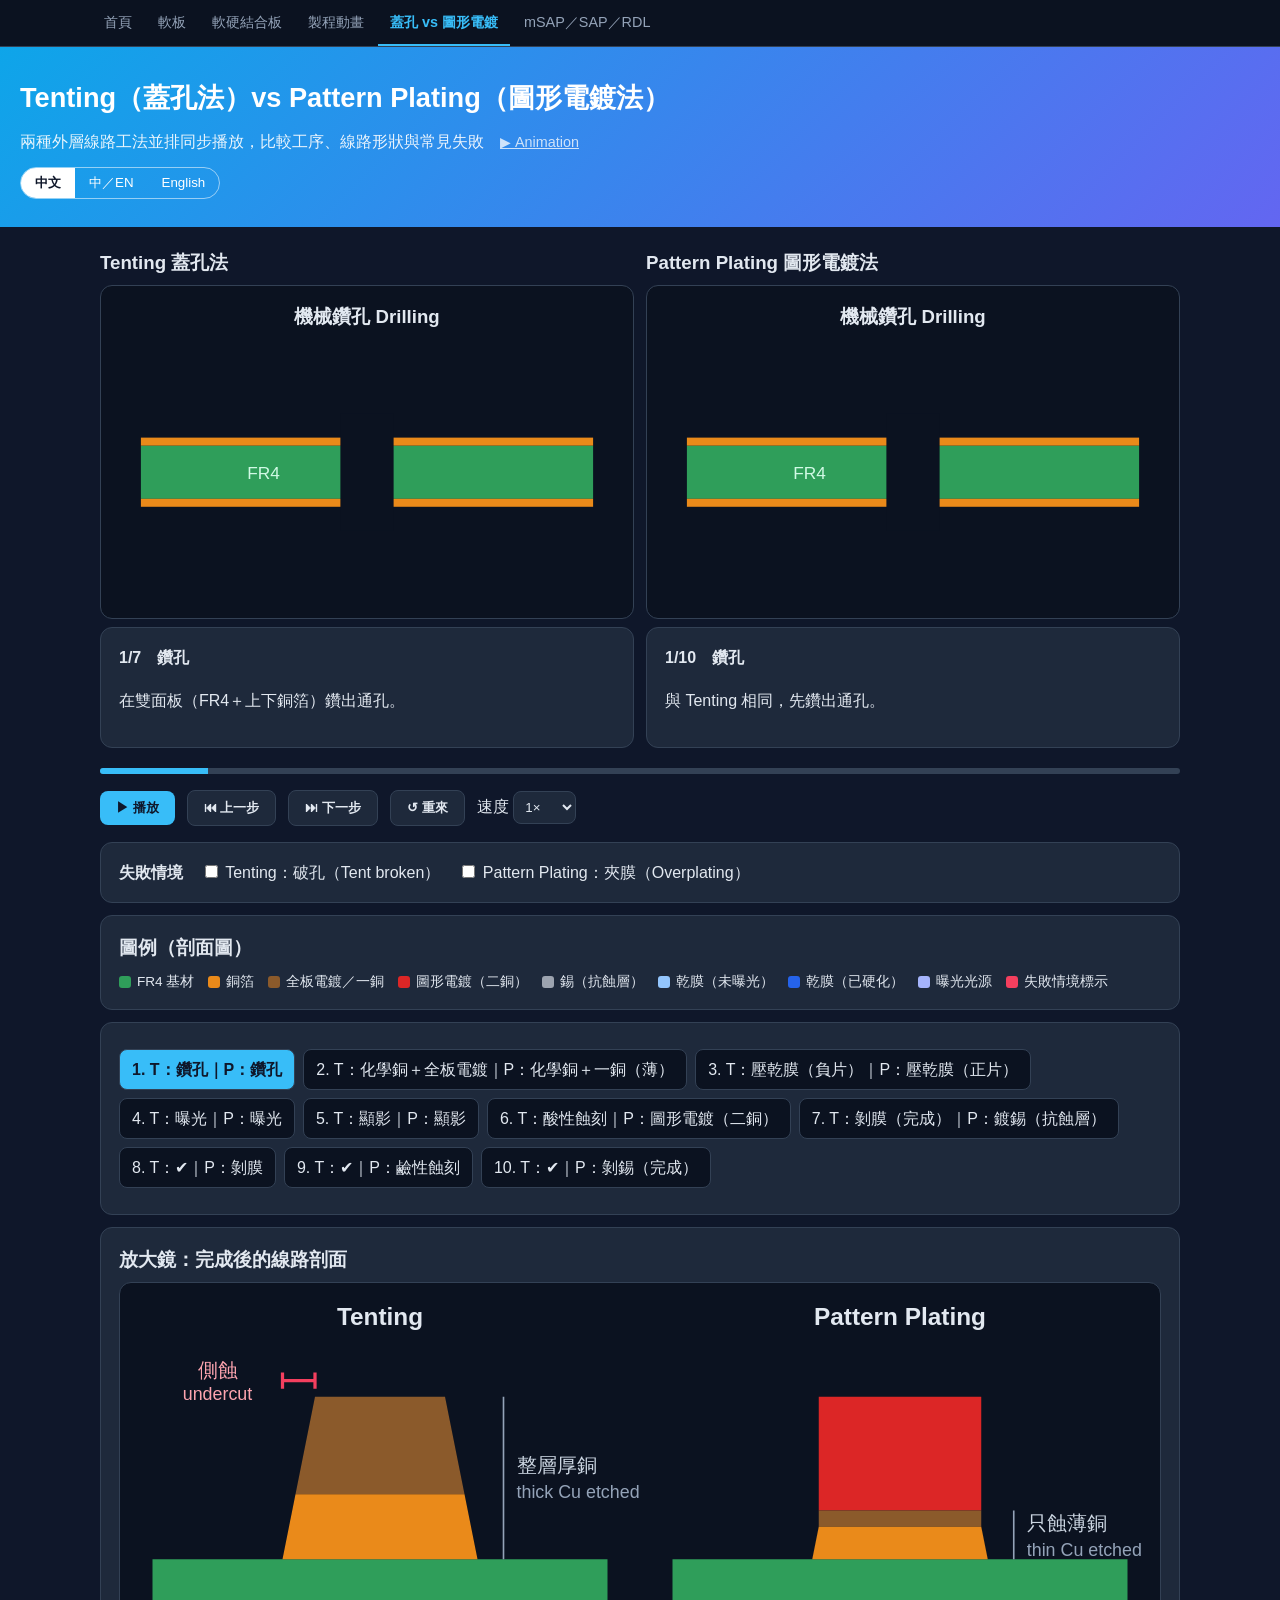
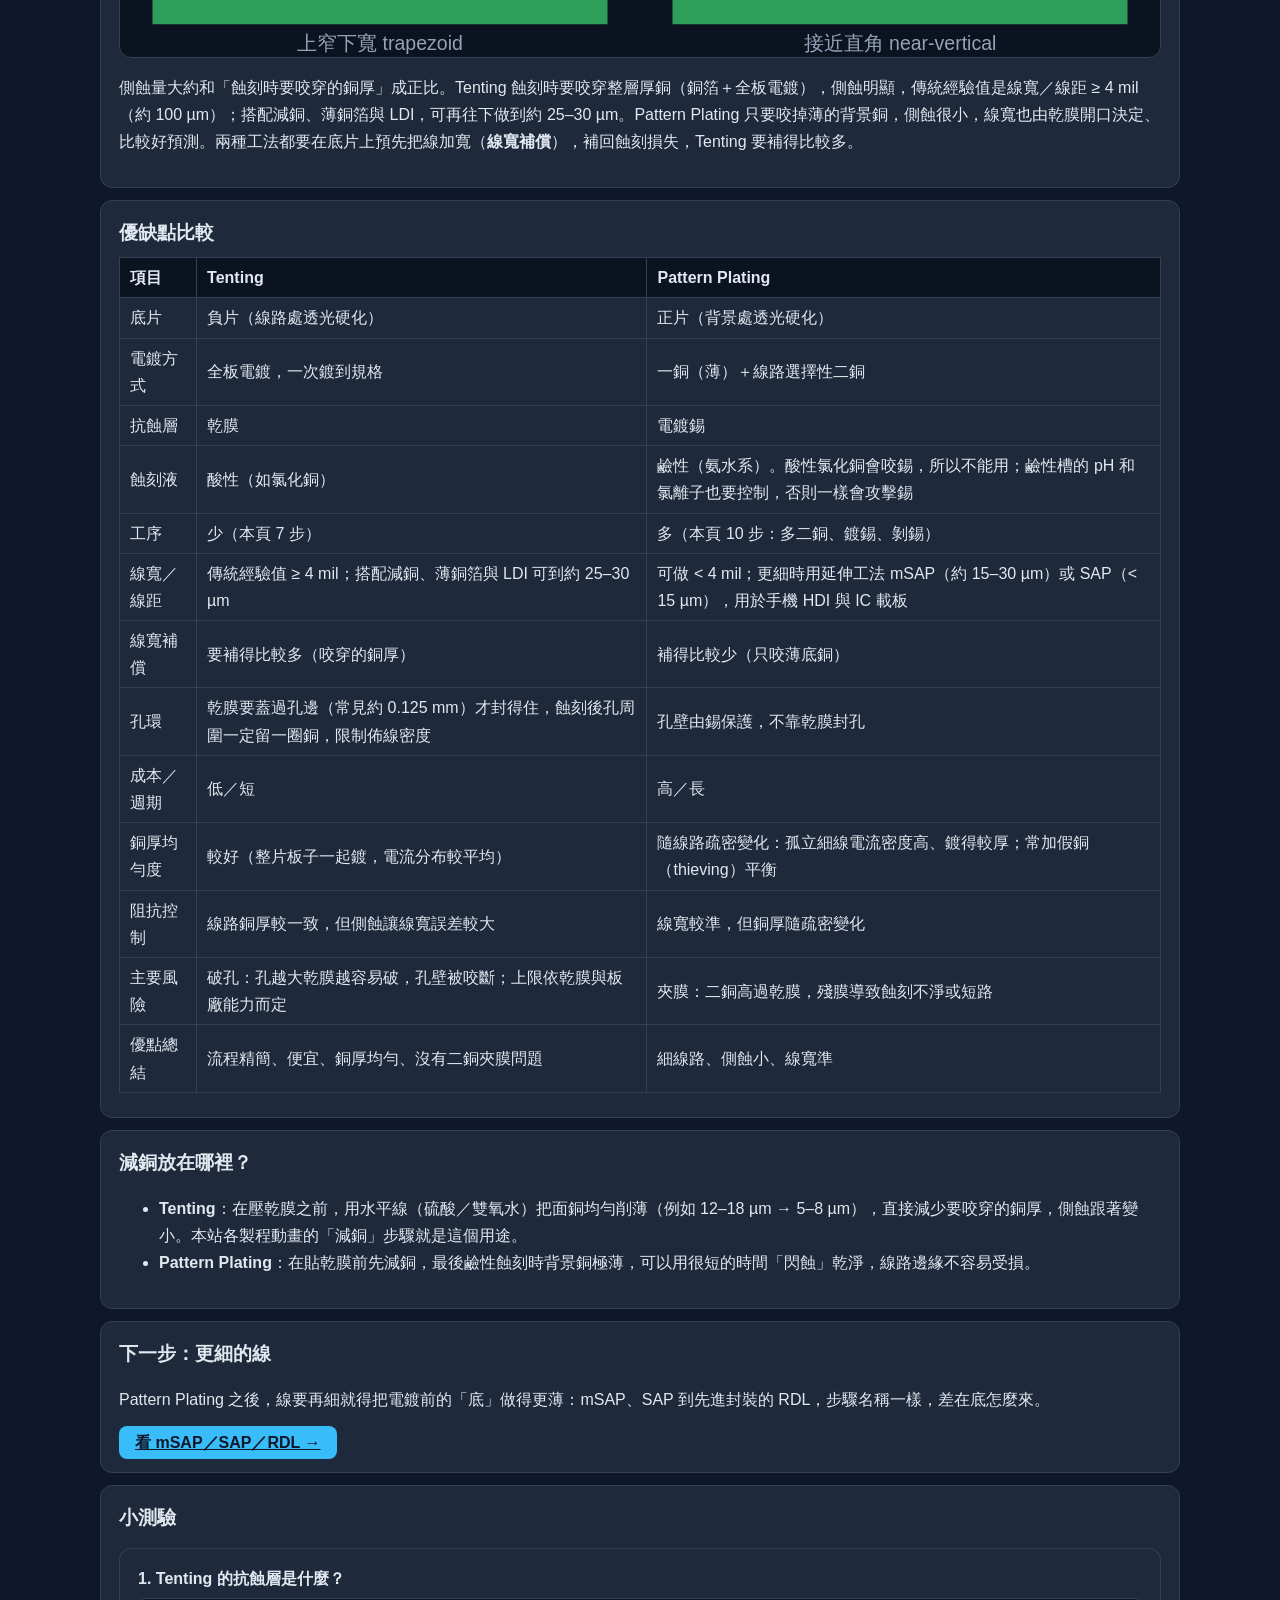
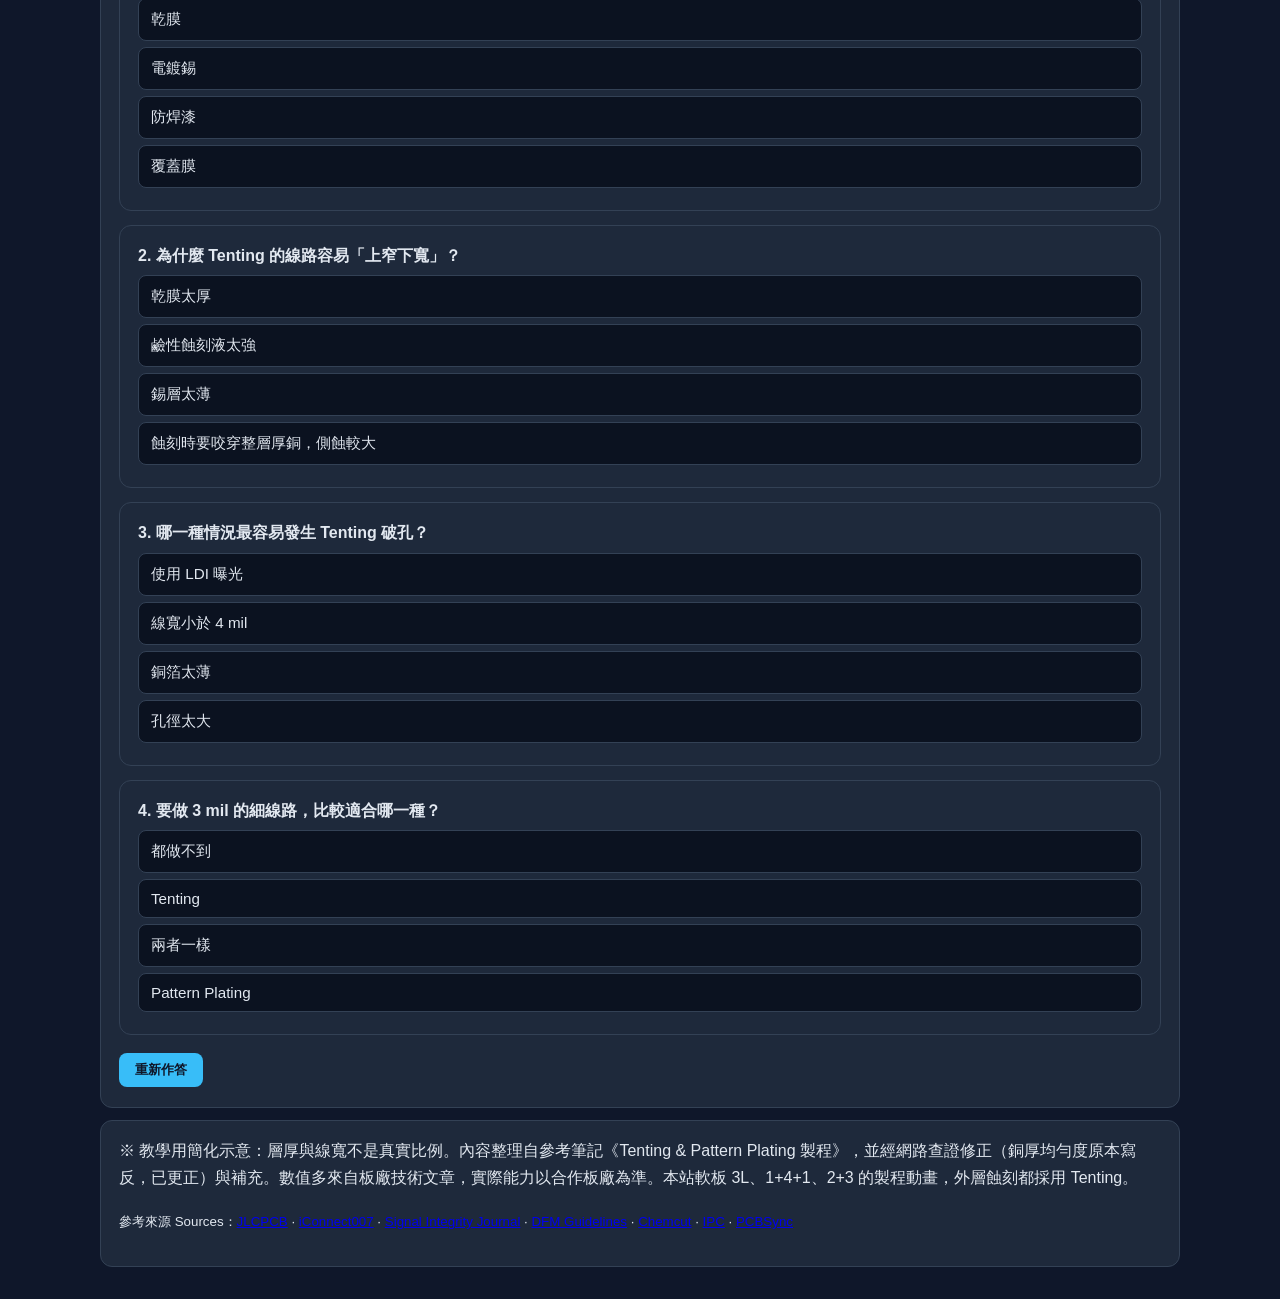
<file: web/plating.html>
<!DOCTYPE html>
<html lang="zh-Hant"><head><meta charset="utf-8"><meta name="viewport" content="width=device-width,initial-scale=1">
<title>Tenting vs Pattern Plating | 蓋孔法與圖形電鍍法</title><link rel="stylesheet" href="assets/style.css">
<style>
.duo{display:grid;grid-template-columns:1fr 1fr;gap:12px}
.side h3{margin:0 0 6px}
.side svg{background:#0b1220;border:1px solid var(--line);border-radius:12px;width:100%;display:block}
.side svg *{transition:opacity .8s ease,transform .8s ease}
.side .cap{margin-top:8px;min-height:7em}
.side .cap h4{margin:0 0 4px}
.side.done .cap h4{color:#22c55e}
.ctrl{display:flex;flex-wrap:wrap;gap:8px;align-items:center;margin:12px 0}
.ctrl select{background:var(--card);color:var(--text);border:1px solid var(--line);border-radius:8px;padding:7px}
.ctrl .btn,.ctrl .spd,.ctrl label{white-space:nowrap}
.m-both .ctrl .en{display:inline;margin-left:4px}
#bar{height:6px;background:var(--line);border-radius:99px;overflow:hidden;margin:8px 0}
#bar i{display:block;height:100%;width:0;background:var(--acc);transition:width .4s}
.sw{display:inline-block;width:12px;height:12px;border-radius:3px;margin-right:6px;vertical-align:middle}
.legend{display:flex;flex-wrap:wrap;gap:6px 14px;font-size:.85rem}
.chip{cursor:pointer}.chip.cur{background:var(--acc);color:#0f172a;font-weight:700}
.fault{display:flex;flex-wrap:wrap;gap:8px 18px}
.fault label{cursor:pointer}
#zoom{background:#0b1220;border:1px solid var(--line);border-radius:12px;width:100%;display:block}
@media (max-width:700px){
 .duo{grid-template-columns:1fr}
 .side .cap{min-height:0}
 .m-both .ctrl .btn .en{display:none}
}
</style></head>
<body class="wide">
<header><h1><span class="zh">Tenting（蓋孔法）vs Pattern Plating（圖形電鍍法）</span><span class="en">Tenting vs Pattern Plating</span></h1>
<p><span class="zh">兩種外層線路工法並排同步播放，比較工序、線路形狀與常見失敗　</span><span class="en">Two outer-layer imaging methods played side by side: steps, trace profile and typical failures　</span><a href="animation.html">▶ Animation</a></p></header>
<main>
<div class="duo">
 <div class="side" id="sideT"><h3></h3><svg id="svgT" viewBox="0 0 400 250"></svg><div class="cap card"></div></div>
 <div class="side" id="sideP"><h3></h3><svg id="svgP" viewBox="0 0 400 250"></svg><div class="cap card"></div></div>
</div>
<div id="bar"><i></i></div>
<div class="ctrl" id="ctrl"></div>
<div class="card"><div class="fault" id="fault"></div></div>
<div class="card"><h3 id="lgh"></h3><div class="legend" id="lg"></div></div>
<div class="card"><div class="chips" id="steps"></div></div>
<div class="card" id="zoomCard"></div>
<div class="card" id="cmp"></div>
<div class="card" id="thin"></div>
<div class="card"><h3><span class="zh">下一步：更細的線</span><span class="en">Next: finer lines</span></h3><p><span class="zh">Pattern Plating 之後，線要再細就得把電鍍前的「底」做得更薄：mSAP、SAP 到先進封裝的 RDL，步驟名稱一樣，差在底怎麼來。</span><span class="en">Beyond pattern plating, finer lines need a thinner plating seed: mSAP, SAP and advanced-packaging RDL share step names but differ in how the seed is made.</span></p><a class="btn" href="fine-line.html"><span class="zh">看 mSAP／SAP／RDL →</span><span class="en">See mSAP / SAP / RDL →</span></a></div>
<div class="card"><h3 id="qh"></h3><div id="qz"></div></div>
<div class="card"><span class="zh">※ 教學用簡化示意：層厚與線寬不是真實比例。內容整理自參考筆記《Tenting & Pattern Plating 製程》，並經網路查證修正（銅厚均勻度原本寫反，已更正）與補充。數值多來自板廠技術文章，實際能力以合作板廠為準。本站軟板 3L、1+4+1、2+3 的製程動畫，外層蝕刻都採用 Tenting。</span><span class="en">※ Simplified teaching illustration; thicknesses and widths are not to scale. Based on the reference note “Tenting & Pattern Plating”, corrected (thickness uniformity was reversed) and extended after web checks. Figures mostly come from fabricator articles; confirm with your fab. The 3L, 1+4+1 and 2+3 animations on this site all use tenting for outer-layer etching.</span>
<p><small>參考來源 Sources：<a href="https://jlcpcb.com/blog/mastering-pcb-plating" target="_blank" rel="noopener">JLCPCB</a> · <a href="https://iconnect007.com/article/98242/plating-process-options-for-flexible-circuits/98245/pcb?page=1" target="_blank" rel="noopener">iConnect007</a> · <a href="https://signalintegrityjournal.com/articles/649-thieving-in-printed-circuit-boards" target="_blank" rel="noopener">Signal Integrity Journal</a> · <a href="https://www.pcbcic.com/wp-content/uploads/2023/07/2-DFM_Guidelines_1.pdf" target="_blank" rel="noopener">DFM Guidelines</a> · <a href="https://www.ondrovo.com/a/20221020-pcb-etching/Chemcut_Bulletin_8_Cupri_Chloride_Proces.pdf" target="_blank" rel="noopener">Chemcut</a> · <a href="https://www.ipc.org/system/files/technical_resource/E17%26S17-2.pdf" target="_blank" rel="noopener">IPC</a> · <a href="https://pcbsync.com/additive-pcb-manufacturing/" target="_blank" rel="noopener">PCBSync</a></small></p></div>
</main>
<script src="assets/app.js"></script>
<script>
const BG='#0b1220',CU='#ea8a1a',P1='#8b5a2b',P2='#dc2626',FR4='#2f9e5a',SN='#9ca3af',DF='#93c5fd',DH='#2563eb';
const R=(id,x,y,w,h,f,extra='')=>`<rect id="${id}" x="${x}" y="${y}" width="${w}" height="${h}" fill="${f}" ${extra}/>`;
const PG=(id,pts,f,extra='')=>`<polygon id="${id}" points="${pts.map(p=>p.join(',')).join(' ')}" fill="${f}" ${extra}/>`;
const TXT=(id,x,y,t,c,fs=13)=>`<text id="${id}" x="${x}" y="${y}" fill="${c}" font-size="${fs}" font-weight="700" text-anchor="middle">${t}</text>`;
const on=(ids,o={o:1})=>Object.fromEntries(ids.split(' ').map(k=>[k,o]));
const rs=(pre,xs,y,h,c,extra='')=>xs.map(([a,b],i)=>R(pre+i,a,y,b-a,h,c,extra));
const ids=(pre,n)=>Array.from({length:n},(_,i)=>pre+i).join(' ');
const uv=`<g id="uv" stroke="#a5b4fc" stroke-width="3">`+[100,200,300].map(x=>`<line x1="${x}" y1="46" x2="${x}" y2="84"/><polygon points="${x-6},84 ${x+6},84 ${x},92" fill="#a5b4fc"/>`).join('')+`</g>`;
// 共用：FR4 基材、上下銅箔、通孔（x180–220）
const base=[R('fr4',30,120,340,40,FR4),R('fT',30,114,340,6,CU),R('fB',30,160,340,6,CU),`<text x="110" y="145" fill="#d1fae5" font-size="13">FR4</text>`];
const TR=[[60,110],[260,310]];   // 兩條線路
const PAD=[[165,180],[220,235]]; // 孔環

// ===== Tenting：全板電鍍加厚 → 乾膜蓋孔 → 酸性蝕刻 =====
// 側蝕：銅越外側被咬越多（外 7、中 3、內 0）
function tSeg(pre,x0,x1,top,cutL,cutR){
  const [yo,ym,yi]=top?[104,114,120]:[176,166,160],a=v=>cutL?v:0,b=v=>cutR?v:0;
  return [PG(pre+'p',[[x0+a(7),yo],[x1-b(7),yo],[x1-b(3),ym],[x0+a(3),ym]],P1),PG(pre+'f',[[x0+a(3),ym],[x1-b(3),ym],[x1,yi],[x0,yi]],CU)];
}
const tSegs=[...tSeg('ts0',60,110,1,1,1),...tSeg('ts1',260,310,1,1,1),...tSeg('ts2',165,180,1,1,0),...tSeg('ts3',220,235,1,0,1),...tSeg('ts4',165,180,0,1,0),...tSeg('ts5',220,235,0,0,1)];
const TSEG=[0,1,2,3,4,5].map(i=>`ts${i}p ts${i}f`).join(' ');
const HT=[[60,110],[165,235],[260,310]];
const tScene=[...base,
 R('pT',30,104,340,10,P1),R('pB',30,166,340,10,P1),...tSegs,
 R('hole',180,96,40,88,BG),R('wL',180,104,7,72,P1),R('wR',213,104,7,72,P1),
 R('eatL',180,128,7,24,BG),R('eatR',213,128,7,24,BG),
 R('dfT',30,96,340,8,DF,'opacity=".85"'),R('dfB',30,176,340,8,DF,'opacity=".85"'),
 ...rs('hT',HT,96,8,DH),R('hB0',165,176,70,8,DH),
 R('crack',192,95,16,10,BG),TXT('crackX',200,92,'✖','#f43f5e',14),
 uv,TXT('act',200,28,'','#e2e8f0',14),TXT('done',200,214,'✔ 完成 Done（7 步）','#22c55e',15),TXT('fx',200,238,'','#f43f5e',12)
];
const tSteps=[
 {z:['鑽孔','Drilling'],a:'機械鑽孔 Drilling',d:['在雙面板（FR4＋上下銅箔）鑽出通孔。','A through-hole is drilled in a double-sided board (FR4 + copper foil on both sides).'],s:on('fr4 fT fB hole')},
 {z:['化學銅＋全板電鍍','Electroless Cu + panel plating'],a:'全板電鍍 Panel plating',d:['孔壁先沉積化學銅，再<b>全板電鍍</b>，把孔壁和整片板面一次鍍到最終厚度。所以蝕刻前，面銅就已經是最厚的狀態。','Electroless copper seeds the hole, then <b>panel plating</b> builds the hole wall and the whole surface to final thickness at once, so the copper is at its thickest before etching.'],s:on('pT pB wL wR')},
 {z:['壓乾膜（負片）','Dry film (negative)'],a:'壓乾膜 Laminate',d:['兩面壓上乾膜。乾膜像<b>帳篷</b>一樣橫跨孔口，Tenting 的名稱就是這樣來的。','Dry film is laminated on both sides and spans the hole like a <b>tent</b> – hence the name.'],s:on('dfT dfB')},
 {z:['曝光','Exposure'],a:'曝光 Exposure',d:['用負片或 LDI 曝光：<b>要留下的線路、焊墊和孔口上方</b>的乾膜受光硬化。','Negative film or LDI exposure hardens the film over <b>the traces, pads and hole openings that will remain</b>.'],s:on(ids('hT',3)+' hB0'),t:{uv:1}},
 {z:['顯影','Develop'],a:'顯影 Na₂CO₃',d:['碳酸鈉溶液沖掉沒有曝光的乾膜，露出要蝕刻掉的背景銅；孔口仍然被乾膜蓋住。','Sodium carbonate washes away unexposed film, revealing the background copper to be etched; the hole stays tented.'],s:on('dfT dfB',{o:0}),f:on('crack crackX'),fd:['⚠ 孔徑越大，跨在孔口上的乾膜越容易破裂；可蓋的最大孔徑依乾膜種類與板廠能力而定，設計前要查板廠規格。','⚠ The larger the hole, the more easily the spanning film breaks; the maximum tentable hole depends on the film and the fab – check its capability sheet.'],fx:'⚠ 乾膜破孔 Tent broken'},
 {z:['酸性蝕刻','Acid etch'],a:'酸性蝕刻 CuCl₂',d:['氯化銅等酸性蝕刻液咬掉裸露的銅。因為整層銅很厚，蝕刻液往下咬的同時也會往兩側咬，線路變成<b>上窄下寬</b>的梯形，也就是<b>側蝕</b>。','An acid etchant (e.g. CuCl₂) removes the exposed copper. The copper is thick, so it is also eaten sideways while being etched down: the trace becomes a <b>trapezoid</b>, narrow on top – <b>undercut</b>.'],s:{...on('fT fB pT pB',{o:0}),...on(TSEG)},f:on('eatL eatR'),fd:['✖ 乾膜破掉的地方，蝕刻液流進孔內，把孔壁銅咬斷，造成斷路。','✖ Etchant enters through the broken tent and severs the hole-wall copper → open circuit.'],fx:'✖ 孔壁被咬斷 → 斷路 Open'},
 {z:['剝膜（完成）','Strip (done)'],a:'剝膜 NaOH',d:['用強鹼剝除硬化的乾膜，線路完成。總共只要 <b>7 道工序</b>，不需要二銅、鍍錫和剝錫。','Strong alkali strips the hardened film – done. Only <b>7 steps</b>: no second copper, tin plating or tin stripping.'],s:{...on(ids('hT',3)+' hB0',{o:0}),done:{o:1}},f:on('crack crackX',{o:0})}
];

// ===== Pattern Plating：薄一銅 → 乾膜開溝 → 二銅＋鍍錫 → 鹼性蝕刻 =====
const PL=[...TR,...PAD];
const pScene=[...base,
 R('q1T',30,110,340,4,P1),R('q1B',30,166,340,4,P1),
 ...rs('sf',PL,114,6,CU),...rs('sq',PL,110,4,P1),...rs('bf',PAD,160,6,CU),...rs('bq',PAD,166,4,P1),
 R('hole',180,96,40,88,BG),R('w1L',180,110,3,60,P1),R('w1R',217,110,3,60,P1),
 ...rs('p2',PL,104,6,P2),...rs('p2b',PAD,170,6,P2),R('w2L',183,110,4,60,P2),R('w2R',213,110,4,60,P2),
 ...rs('sn',PL,101,3,SN),...rs('snb',PAD,176,3,SN),R('snL',187,110,2,60,SN),R('snR',211,110,2,60,SN),
 R('dfT',30,100,340,10,DF,'opacity=".85"'),R('dfB',30,170,340,10,DF,'opacity=".85"'),
 ...rs('hT',[[30,60],[110,165],[235,260],[310,370]],100,10,DH),...rs('hB',[[30,165],[235,370]],170,10,DH),
 // 夾膜：二銅長出乾膜外變成香菇頭，邊緣夾住乾膜
 ...rs('mu',[[52,118],[252,318]],95,6,P2),...rs('mt',[[52,118],[252,318]],92,3,SN),
 ...rs('tr',[[52,60],[110,118],[252,260],[310,318]],101,9,DH,'stroke="#f43f5e" stroke-width="1.5"'),
 ...rs('rc',[[52,60],[110,118],[252,260],[310,318]],110,10,CU,'stroke="#f43f5e" stroke-width="1.5"'),
 uv,TXT('act',200,28,'','#e2e8f0',14),TXT('done',200,214,'✔ 完成 Done（10 步）','#22c55e',15),TXT('fx',200,238,'','#f43f5e',12)
];
const P2IDS=ids('p2',4)+' '+ids('p2b',2)+' w2L w2R',SNIDS=ids('sn',4)+' '+ids('snb',2)+' snL snR',HPI=ids('hT',4)+' '+ids('hB',2);
const pSteps=[
 {z:['鑽孔','Drilling'],a:'機械鑽孔 Drilling',d:['與 Tenting 相同，先鑽出通孔。','Same as tenting: drill the through-hole.'],s:on('fr4 fT fB hole')},
 {z:['化學銅＋一銅（薄）','Electroless Cu + thin 1st copper'],a:'一銅 1st copper',d:['孔壁化學銅之後，只做<b>薄的全板電鍍（一銅）</b>，讓孔壁先導通、撐得過後面的處理。這時面銅還很薄。','After electroless copper, only a <b>thin panel plate (1st copper)</b> is applied so the hole conducts and survives later steps. Surface copper is still thin.'],s:on('q1T q1B w1L w1R')},
 {z:['壓乾膜（正片）','Dry film (positive)'],a:'壓乾膜 Laminate',d:['兩面壓上乾膜。','Dry film is laminated on both sides.'],s:on('dfT dfB')},
 {z:['曝光','Exposure'],a:'曝光 Exposure',d:['用正片或 LDI 曝光：<b>背景區</b>（不要銅的地方）的乾膜硬化，線路和孔的位置不曝光。','Positive film or LDI exposure hardens the <b>background</b> (where no copper is wanted); traces and the hole stay unexposed.'],s:on(HPI),t:{uv:1}},
 {z:['顯影','Develop'],a:'顯影 Na₂CO₃',d:['沖掉線路處的乾膜，形成一條條「溝槽」，線路和孔露出來，等著電鍍。','Film over the traces is washed away, leaving “channels” that expose the traces and hole for plating.'],s:on('dfT dfB',{o:0})},
 {z:['圖形電鍍（二銅）','Pattern plating (2nd copper)'],a:'二銅 2nd copper',d:['只在溝槽內電鍍<b>二銅</b>，線路和孔壁加厚到規格；背景被乾膜擋住，不會長銅。','<b>Second copper</b> is plated only in the channels, building traces and hole walls to spec; the film-covered background gets none.'],s:on(P2IDS),f:on(ids('mu',2)),fd:['⚠ 二銅鍍得比乾膜還高時，銅會往兩側長成「香菇頭」，把乾膜邊緣夾住，這就是<b>夾膜</b>。','⚠ If the 2nd copper grows above the film it mushrooms sideways and clamps the film edge – <b>film entrapment</b>.'],fx:'⚠ 香菇頭 Mushrooming'},
 {z:['鍍錫（抗蝕層）','Tin plating (etch resist)'],a:'鍍錫 Tin',d:['在二銅上再鍍一層<b>錫</b>，作為下一步蝕刻的保護層；孔壁也一起鍍上錫。','A layer of <b>tin</b> is plated on the 2nd copper as the etch resist for the next step; the hole wall gets tin too.'],s:on(SNIDS),f:on(ids('mt',2))},
 {z:['剝膜','Strip film'],a:'剝膜 NaOH',d:['剝除背景的硬化乾膜，露出底下薄薄的一銅和銅箔。','The hardened background film is stripped, exposing the thin 1st copper and foil.'],s:on(HPI,{o:0}),f:on(ids('tr',4)),fd:['✖ 被香菇頭夾住的乾膜剝不掉，留下殘膜。','✖ Film clamped under the mushroom cannot be stripped – residue remains.'],fx:'✖ 夾膜殘留 Trapped film'},
 {z:['鹼性蝕刻','Alkaline etch'],a:'鹼性蝕刻 NH₃',d:['鹼性（氨水）蝕刻液只要咬掉<b>薄的背景銅</b>，錫保護住線路，所以線路幾乎是直上直下，適合做細線路。','The alkaline (ammonia) etchant only has to remove <b>thin background copper</b> while tin protects the traces, so the walls stay nearly vertical – ideal for fine lines.'],s:{...on('fT fB q1T q1B',{o:0}),...on(ids('sf',4)+' '+ids('sq',4)+' '+ids('bf',2)+' '+ids('bq',2))},f:{...on(ids('tr',4),{o:0}),...on(ids('rc',4))},fd:['✖ 殘膜下面的銅蝕不掉，線路變寬，甚至和旁邊短路。','✖ Copper under the residue is not etched: traces widen or short to neighbours.'],fx:'✖ 蝕刻不淨 → 短路 Short'},
 {z:['剝錫（完成）','Strip tin (done)'],a:'剝錫 Tin strip',d:['剝掉錫層就完成了。比 Tenting 多了<b>二銅、鍍錫、剝錫</b>，總共 <b>10 道工序</b>，成本較高。','The tin is stripped – done. Compared with tenting it adds <b>2nd copper, tin plating and tin stripping</b> – <b>10 steps</b>, higher cost.'],s:{...on(SNIDS,{o:0}),done:{o:1}},f:on(ids('mt',2),{o:0})}
];

const SIDES={
 T:{n:['Tenting 蓋孔法','Tenting'],scene:tScene,steps:tSteps,fault:false,ids:[]},
 P:{n:['Pattern Plating 圖形電鍍法','Pattern plating'],scene:pScene,steps:pSteps,fault:false,ids:[]}
};
const N=Math.max(tSteps.length,pSteps.length);
let idx=0,playing=false,timer=null,speed=1;
const $=id=>document.getElementById(id);
for(const k in SIDES){
  const S=SIDES[k],svg=$('svg'+k);
  $('side'+k).querySelector('h3').innerHTML=B(...S.n);
  // 兩張 SVG 在同一頁，元素 id 加上 T_／P_ 前綴避免重複
  svg.innerHTML=S.scene.join('').replace(/id="/g,`id="${k}_`);
  // act／fx 是每步改寫的文字，不參與淡入淡出
  S.ids=[...svg.querySelectorAll('[id]')].map(e=>e.id.slice(2)).filter(id=>id!=='act'&&id!=='fx');
}
function stateAt(k,i){
  const S=SIDES[k],st={};S.ids.forEach(id=>st[id]={o:0,ty:0});
  const m=(id,v)=>{if(st[id])Object.assign(st[id],typeof v==='object'?v:{o:v})};
  const j=Math.min(i,S.steps.length-1);
  for(let q=0;q<=j;q++){const s=S.steps[q];for(const[id,v]of Object.entries(s.s||{}))m(id,v);if(S.fault)for(const[id,v]of Object.entries(s.f||{}))m(id,v)}
  if(i===j)for(const[id,v]of Object.entries(S.steps[j].t||{}))m(id,v);
  return st;
}
function draw(){
  for(const k in SIDES){
    const S=SIDES[k],st=stateAt(k,idx),j=Math.min(idx,S.steps.length-1),c=S.steps[j],over=idx>=S.steps.length;
    S.ids.forEach(id=>{const e=$(k+'_'+id),s=st[id];e.style.opacity=s.o;e.style.transform=`translateY(${s.ty}px)`});
    $(k+'_act').textContent=over?'':c.a;
    let fx='';if(S.fault)for(let q=0;q<=j;q++)if(S.steps[q].fx)fx=S.steps[q].fx;
    $(k+'_fx').textContent=fx;
    const side=$('side'+k);side.classList.toggle('done',over||j===S.steps.length-1&&idx===j);
    const extra=S.fault&&c.fd?`<p>${B(...c.fd)}</p>`:'';
    side.querySelector('.cap').innerHTML=over
      ?`<h4>✔ ${B('已完成','Done')}</h4><p>${B(`Tenting 只要 ${S.steps.length} 步就完成，Pattern Plating 還在做第 ${idx+1} 步。`,`Tenting finished in ${S.steps.length} steps; pattern plating is still on step ${idx+1}.`)}</p>`
      :`<h4>${j+1}/${S.steps.length}　${B(...c.z)}</h4><p>${B(...c.d)}</p>${extra}`;
  }
  document.querySelector('#bar i').style.width=((idx+1)/N*100)+'%';
  document.querySelectorAll('#steps .chip').forEach((x,k)=>x.classList.toggle('cur',k===idx));
  $('pp').innerHTML=playing?'⏸ '+B('暫停','Pause'):'▶ '+B('播放','Play');
}
$('steps').innerHTML=Array.from({length:N},(_,k)=>{const t=tSteps[k],p=pSteps[k];
  return `<button class="chip" data-k="${k}">${k+1}. ${B(`T：${t?t.z[0]:'✔'}｜P：${p.z[0]}`,`T: ${t?t.z[1]:'✔'} | P: ${p.z[1]}`)}</button>`}).join('');
document.querySelectorAll('#steps .chip').forEach(c=>c.onclick=()=>{idx=+c.dataset.k;draw()});
function tick(){clearTimeout(timer);if(!playing)return;timer=setTimeout(()=>{if(idx<N-1){idx++;draw();tick()}else{playing=false;draw()}},3800/speed)}
function toggle(){if(!playing&&idx>=N-1)idx=0;playing=!playing;draw();tick()}
$('ctrl').innerHTML=`<button class="btn" id="pp"></button><button class="btn sec" id="pv">⏮ ${B('上一步','Prev')}</button><button class="btn sec" id="nx">⏭ ${B('下一步','Next')}</button><button class="btn sec" id="rs">↺ ${B('重來','Restart')}</button><label class="spd">${B('速度','Speed')} <select id="sp"><option value="0.5">0.5×</option><option value="1" selected>1×</option><option value="2">2×</option></select></label>`;
$('pp').onclick=toggle;
$('pv').onclick=()=>{idx=Math.max(0,idx-1);draw()};
$('nx').onclick=()=>{idx=Math.min(N-1,idx+1);draw()};
$('rs').onclick=()=>{idx=0;playing=false;clearTimeout(timer);draw()};
$('sp').onchange=()=>{speed=+$('sp').value;tick()};
$('fault').innerHTML=`<b>${B('失敗情境','Failure scenarios')}</b><label><input type="checkbox" id="fT"> ${B('Tenting：破孔（Tent broken）','Tenting: broken tent')}</label><label><input type="checkbox" id="fP"> ${B('Pattern Plating：夾膜（Overplating）','Pattern plating: film entrapment')}</label>`;
$('fT').onchange=e=>{SIDES.T.fault=e.target.checked;draw()};
$('fP').onchange=e=>{SIDES.P.fault=e.target.checked;draw()};
$('lgh').innerHTML=B('圖例（剖面圖）','Legend (cross-section)');
$('lg').innerHTML=[[FR4,'FR4 基材','FR4 substrate'],[CU,'銅箔','Copper foil'],[P1,'全板電鍍／一銅','Panel plating / 1st copper'],[P2,'圖形電鍍（二銅）','Pattern plating (2nd copper)'],[SN,'錫（抗蝕層）','Tin (etch resist)'],[DF,'乾膜（未曝光）','Dry film (unexposed)'],[DH,'乾膜（已硬化）','Dry film (hardened)'],['#a5b4fc','曝光光源','Exposure light'],['#f43f5e','失敗情境標示','Failure marker']].map(x=>`<span><i class="sw" style="background:${x[0]}"></i>${B(x[1],x[2])}</span>`).join('');

// 放大鏡：完成後的單條線路剖面
const zoomSvg=`<svg id="zoom" viewBox="0 0 640 230" xmlns="http://www.w3.org/2000/svg">
 <text x="160" y="26" fill="#e2e8f0" font-size="15" font-weight="700" text-anchor="middle">Tenting</text>
 <text x="480" y="26" fill="#e2e8f0" font-size="15" font-weight="700" text-anchor="middle">Pattern Plating</text>
 <rect x="20" y="170" width="280" height="40" fill="${FR4}"/><rect x="340" y="170" width="280" height="40" fill="${FR4}"/>
 <polygon points="120,70 200,70 212,130 108,130" fill="${P1}"/><polygon points="108,130 212,130 220,170 100,170" fill="${CU}"/>
 <line x1="100" y1="60" x2="120" y2="60" stroke="#f43f5e" stroke-width="2"/><line x1="100" y1="55" x2="100" y2="65" stroke="#f43f5e" stroke-width="2"/><line x1="120" y1="55" x2="120" y2="65" stroke="#f43f5e" stroke-width="2"/>
 <text x="60" y="58" fill="#fda4af" font-size="12" text-anchor="middle">側蝕</text><text x="60" y="72" fill="#fda4af" font-size="11" text-anchor="middle">undercut</text>
 <line x1="236" y1="70" x2="236" y2="170" stroke="#94a3b8"/><text x="244" y="116" fill="#cbd5e1" font-size="12">${'整層厚銅'}</text><text x="244" y="132" fill="#94a3b8" font-size="11">thick Cu etched</text>
 <rect x="430" y="70" width="100" height="70" fill="${P2}"/><rect x="430" y="140" width="100" height="10" fill="${P1}"/><polygon points="430,150 530,150 534,170 426,170" fill="${CU}"/>
 <line x1="550" y1="140" x2="550" y2="170" stroke="#94a3b8"/><text x="558" y="152" fill="#cbd5e1" font-size="12">只蝕薄銅</text><text x="558" y="168" fill="#94a3b8" font-size="11">thin Cu etched</text>
 <text x="160" y="226" fill="#94a3b8" font-size="12" text-anchor="middle">上窄下寬 trapezoid</text><text x="480" y="226" fill="#94a3b8" font-size="12" text-anchor="middle">接近直角 near-vertical</text>
</svg>`;
$('zoomCard').innerHTML=`<h3>${B('放大鏡：完成後的線路剖面','Magnifier: finished trace profile')}</h3>${zoomSvg}<p>${B('側蝕量大約和「蝕刻時要咬穿的銅厚」成正比。Tenting 蝕刻時要咬穿整層厚銅（銅箔＋全板電鍍），側蝕明顯，傳統經驗值是線寬／線距 ≥ 4 mil（約 100 µm）；搭配減銅、薄銅箔與 LDI，可再往下做到約 25–30 µm。Pattern Plating 只要咬掉薄的背景銅，側蝕很小，線寬也由乾膜開口決定、比較好預測。兩種工法都要在底片上預先把線加寬（<b>線寬補償</b>），補回蝕刻損失，Tenting 要補得比較多。','Undercut grows roughly with the copper thickness that must be etched through. Tenting etches the full thick copper (foil + panel plating), so undercut is significant; the classic rule is line/space ≥ 4 mil (≈100 µm), and with copper reduction, thin foil and LDI it can reach about 25–30 µm. Pattern plating only removes thin background copper, so undercut is small and the width is set by the resist opening. Both need <b>etch compensation</b> (lines drawn wider on the artwork); tenting needs more.')}</p>`;

const rows=[[['底片','Artwork'],['負片（線路處透光硬化）','Negative (traces exposed)'],['正片（背景處透光硬化）','Positive (background exposed)']],
 [['電鍍方式','Plating'],['全板電鍍，一次鍍到規格','Panel plating to full thickness'],['一銅（薄）＋線路選擇性二銅','Thin 1st copper + selective 2nd copper on traces']],
 [['抗蝕層','Etch resist'],['乾膜','Dry film'],['電鍍錫','Plated tin']],
 [['蝕刻液','Etchant'],['酸性（如氯化銅）','Acid (e.g. CuCl₂)'],['鹼性（氨水系）。酸性氯化銅會咬錫，所以不能用；鹼性槽的 pH 和氯離子也要控制，否則一樣會攻擊錫','Alkaline (ammoniacal). Acid cupric chloride attacks tin, so it cannot be used; alkaline bath pH and chloride must also be controlled or the tin is attacked']],
 [['工序','Steps'],['少（本頁 7 步）','Fewer (7 here)'],['多（本頁 10 步：多二銅、鍍錫、剝錫）','More (10 here: + 2nd Cu, tin, tin strip)']],
 [['線寬／線距','Line / space'],['傳統經驗值 ≥ 4 mil；搭配減銅、薄銅箔與 LDI 可到約 25–30 µm','Classic rule ≥ 4 mil; ≈25–30 µm with copper reduction, thin foil and LDI'],['可做 &lt; 4 mil；更細時用延伸工法 mSAP（約 15–30 µm）或 SAP（&lt; 15 µm），用於手機 HDI 與 IC 載板','Below 4 mil; finer still with mSAP (≈15–30 µm) or SAP (&lt; 15 µm), used in phone HDI and IC substrates']],
 [['線寬補償','Etch compensation'],['要補得比較多（咬穿的銅厚）','Larger (thick copper etched)'],['補得比較少（只咬薄底銅）','Smaller (only thin base copper etched)']],
 [['孔環','Annular ring'],['乾膜要蓋過孔邊（常見約 0.125 mm）才封得住，蝕刻後孔周圍一定留一圈銅，限制佈線密度','The film must overlap the hole edge (typically ≈0.125 mm) to seal, so a copper ring always remains, limiting routing density'],['孔壁由錫保護，不靠乾膜封孔','Hole walls are protected by tin, not by a film tent']],
 [['成本／週期','Cost / cycle time'],['低／短','Low / short'],['高／長','High / long']],
 [['銅厚均勻度','Thickness uniformity'],['較好（整片板子一起鍍，電流分布較平均）','Better (whole panel plated, more even current)'],['隨線路疏密變化：孤立細線電流密度高、鍍得較厚；常加假銅（thieving）平衡','Varies with pattern density: isolated fine traces see higher current and plate thicker; thieving is added to balance']],
 [['阻抗控制','Impedance control'],['線路銅厚較一致，但側蝕讓線寬誤差較大','More uniform trace copper, but undercut widens width tolerance'],['線寬較準，但銅厚隨疏密變化','More accurate width, but copper thickness varies with density']],
 [['主要風險','Main risk'],['破孔：孔越大乾膜越容易破，孔壁被咬斷；上限依乾膜與板廠能力而定','Broken tent: larger holes tear the film more easily and lose hole copper; the limit depends on film and fab'],['夾膜：二銅高過乾膜，殘膜導致蝕刻不淨或短路','Film entrapment: overplating traps film, leaving copper / shorts']],
 [['優點總結','In short'],['流程精簡、便宜、銅厚均勻、沒有二銅夾膜問題','Simple, cheap, even copper, no overplating issues'],['細線路、側蝕小、線寬準','Fine lines, little undercut, accurate width']]];
$('cmp').innerHTML=`<h3>${B('優缺點比較','Pros and cons')}</h3><table><tr><th>${B('項目','Item')}</th><th>Tenting</th><th>Pattern Plating</th></tr>`+rows.map(r=>`<tr><td>${B(...r[0])}</td><td>${B(...r[1])}</td><td>${B(...r[2])}</td></tr>`).join('')+`</table>`;
$('thin').innerHTML=`<h3>${B('減銅放在哪裡？','Where does copper reduction fit?')}</h3>`+ul([
 ['<b>Tenting</b>：在壓乾膜之前，用水平線（硫酸／雙氧水）把面銅均勻削薄（例如 12–18 µm → 5–8 µm），直接減少要咬穿的銅厚，側蝕跟著變小。本站各製程動畫的「減銅」步驟就是這個用途。','<b>Tenting</b>: before laminating film, a horizontal line (sulfuric acid / peroxide) evenly thins the surface copper (e.g. 12–18 µm → 5–8 µm), reducing the copper to etch and therefore the undercut. This is the “copper reduction” step in this site’s animations.'],
 ['<b>Pattern Plating</b>：在貼乾膜前先減銅，最後鹼性蝕刻時背景銅極薄，可以用很短的時間「閃蝕」乾淨，線路邊緣不容易受損。','<b>Pattern plating</b>: thinning before the film makes the background copper so thin that the final alkaline etch becomes a quick “flash etch”, protecting trace edges.']]);
const Q=(zh,en,o,a,ez,ee)=>({q:B(zh,en),o:o.map(x=>B(x[0],x[1])),a,e:B(ez,ee)});
$('qh').innerHTML=B('小測驗','Quiz');
renderQuiz($('qz'),[
 Q('Tenting 的抗蝕層是什麼？','What is the etch resist in tenting?',[['乾膜','Dry film'],['電鍍錫','Plated tin'],['防焊漆','Solder mask'],['覆蓋膜','Coverlay']],0,'硬化的乾膜蓋住線路與孔口；Pattern Plating 才用錫。','Hardened dry film covers traces and holes; pattern plating uses tin.'),
 Q('為什麼 Tenting 的線路容易「上窄下寬」？','Why do tenting traces become trapezoids?',[['蝕刻時要咬穿整層厚銅，側蝕較大','The full thick copper is etched, causing more undercut'],['乾膜太厚','The film is too thick'],['鹼性蝕刻液太強','The alkaline etchant is too strong'],['錫層太薄','The tin is too thin']],0,'側蝕和要咬穿的銅厚成正比；減銅可以改善。','Undercut grows with copper thickness; copper reduction helps.'),
 Q('哪一種情況最容易發生 Tenting 破孔？','When is a broken tent most likely?',[['孔徑太大','Hole too large'],['線寬小於 4 mil','Line width below 4 mil'],['銅箔太薄','Foil too thin'],['使用 LDI 曝光','Using LDI exposure']],0,'孔太大時，跨在孔口上的乾膜強度不夠，容易破裂。','Over a large hole the spanning film is too weak and tears.'),
 Q('要做 3 mil 的細線路，比較適合哪一種？','Which suits 3 mil fine lines better?',[['Pattern Plating','Pattern plating'],['Tenting','Tenting'],['兩者一樣','Either'],['都做不到','Neither']],0,'Pattern Plating 蝕刻時只咬薄銅，側蝕小，適合 &lt; 4 mil。','Pattern plating etches only thin copper, so undercut is small – suited to &lt; 4 mil.')
]);
initLang();draw();
</script></body></html>
</file>
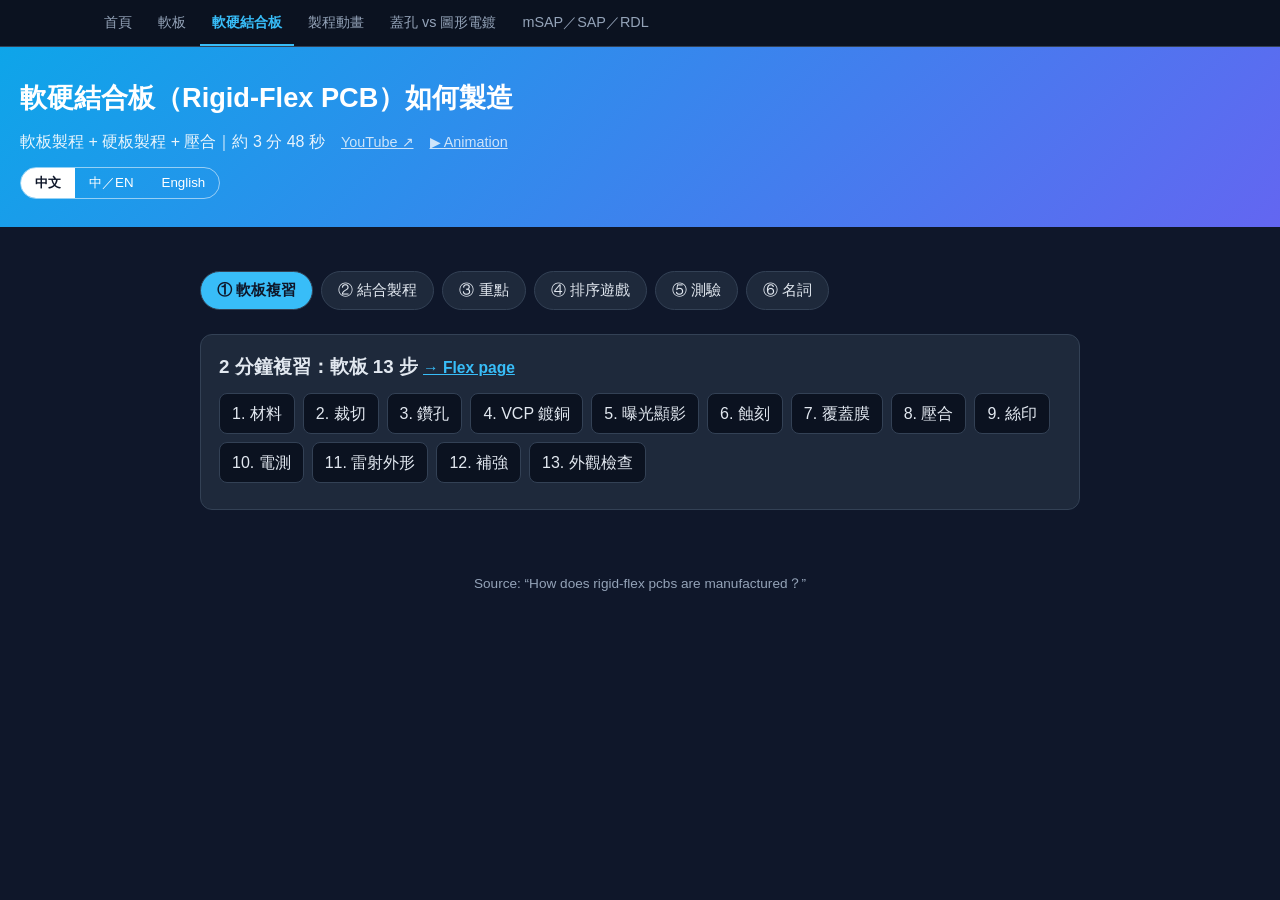
<file: web/rigid-flex.html>
<!DOCTYPE html>
<html lang="zh-Hant"><head><meta charset="utf-8"><meta name="viewport" content="width=device-width,initial-scale=1">
<title>軟硬結合板如何製造 | How Rigid-Flex PCBs Are Made</title><link rel="stylesheet" href="assets/style.css"></head>
<body>
<header><h1><span class="zh">軟硬結合板（Rigid-Flex PCB）如何製造</span><span class="en">How Rigid-Flex PCBs Are Manufactured</span></h1>
<p><span class="zh">軟板製程 + 硬板製程 + 壓合｜約 3 分 48 秒　</span><span class="en">Flex process + rigid process + lamination | ~3 min 48 s　</span><a href="https://youtu.be/earOp9YcDpc" target="_blank">YouTube ↗</a>　<a href="animation.html">▶ Animation</a></p></header>
<main>
<nav class="tabs" id="tabs"></nav>

<section class="panel" id="review"><div class="card"><h3 id="rvh"></h3><div class="chips" id="rv"></div></div></section>
<section class="panel" id="flow"><div id="steps"></div></section>
<section class="panel" id="key"></section>
<section class="panel" id="game"><div class="card"><h3 id="gh"></h3><div id="ord"></div></div></section>
<section class="panel" id="quiz"><div id="qz"></div></section>
<section class="panel" id="gloss"><div class="card" id="gl"></div></section>
</main><footer>Source: “How does rigid-flex pcbs are manufactured？”</footer>
<script src="assets/app.js"></script>
<script>
const tabs=[['review','① 軟板複習','① Flex recap'],['flow','② 結合製程','② Rigid-flex process'],['key','③ 重點','③ Key points'],['game','④ 排序遊戲','④ Order game'],['quiz','⑤ 測驗','⑤ Quiz'],['gloss','⑥ 名詞','⑥ Glossary']];
document.getElementById('tabs').innerHTML=tabs.map(t=>`<button data-t="${t[0]}">${B(t[1],t[2])}</button>`).join('');
document.getElementById('rvh').innerHTML=B('2 分鐘複習：軟板 13 步','2-minute recap: 13 steps of flex PCB manufacturing')+' <small><a href="flex.html" style="color:var(--acc)">→ Flex page</a></small>';
document.getElementById('gh').innerHTML=B('製程排序小遊戲','Process ordering game');
const rv=[['材料','Materials'],['裁切','Cutting'],['鑽孔','Drilling'],['VCP 鍍銅','VCP copper plating'],['曝光顯影','Exposure & development'],['蝕刻','Etching'],['覆蓋膜','Coverlay'],['壓合','Lamination'],['絲印','Silkscreen'],['電測','Electrical test'],['雷射外形','Laser routing'],['補強','Reinforcement'],['外觀檢查','Visual inspection']];
document.getElementById('rv').innerHTML=rv.map((x,i)=>`<span class="chip">${i+1}. ${B(x[0],x[1])}</span>`).join('');

document.getElementById('key').innerHTML=`
<div class="card"><h3>${B('必記重點','Must-remember points')}</h3><ul class="key">
<li>${B('軟硬結合 = 軟板製程 + 硬板製程 + <b>壓合</b>','Rigid-flex = flex process + rigid process + <b>lamination</b>')}</li>
<li>${B('層疊結構要<b>對稱</b> → 避免彎曲、開裂','Keep the stack-up <b>symmetrical</b> → avoids warping and cracking')}</li>
<li>${B('軟硬交界處要<b>點軟膠</b> → 緩衝，保護軟板不被硬板尖角割傷','Apply <b>flexible dispensing</b> at the rigid/flex junction → cushions and protects the flex from sharp rigid corners')}</li>
<li>${B('<b>開蓋</b>是軟硬結合板獨有的銑切製程','<b>Opening the cover</b> is a routing step unique to rigid-flex')}</li>
<li>${B('出貨前：可靠度測試 + 自動檢查 + 人工目檢 + 真空包裝','Before shipping: reliability test + automated inspection + manual inspection + vacuum packing')}</li></ul></div>
<div class="card"><h3>${B('本教學示範的疊構：1+4+1','Demo stack-up in this course: 1+4+1')}</h3><table><tr><th>${B('位置','Position')}</th><th>${B('內容','Content')}</th></tr><tr><td>${B('上硬板','Top rigid')}</td><td>${B('1 層 FR4（外側 1 層銅，L1）','1 FR4 layer (one outer copper, L1)')}</td></tr><tr><td>${B('接合','Bonding')}</td><td>${B('prepreg（半固化片），軟板區挖空（no-flow）','Prepreg, cut away over the flex area (no-flow)')}</td></tr><tr><td>${B('軟板核心','Flex core')}</td><td>${B('<b>4 層</b>（L2–L5）＝ 兩片 2L 雙面板，中間以黏接層壓合','<b>4 layers</b> (L2–L5) = two 2L double-sided cores bonded with adhesive')}</td></tr><tr><td>${B('接合','Bonding')}</td><td>${B('prepreg','Prepreg')}</td></tr><tr><td>${B('下硬板','Bottom rigid')}</td><td>${B('1 層 FR4（外側 1 層銅，L6）','1 FR4 layer (one outer copper, L6)')}</td></tr><tr><td>${B('導通孔','Vias')}</td><td>${B('L1–L2、L6–L5（HDI 增層雷射盲孔）、L2–L3、L5–L4（雙面板雷射微孔，壓合後成埋孔），全部填孔電鍍；L2–L5（軟板機械通孔）、L1–L6（PTH 機械通孔）','L1–L2, L6–L5 (HDI build-up laser blind vias), L2–L3, L5–L4 (core laser microvias, buried after lamination), all copper-filled; L2–L5 (flex mechanical through-hole), L1–L6 (mechanical PTH)')}</td></tr><tr><td><b>${B('合計','Total')}</b></td><td><b>1+4+1 = ${B('6 層銅','6 copper layers')}</b></td></tr></table><p><small>${B('※ 層數與 prepreg 為教學示範設定，影片只說明「層疊要對稱」與「所有材料依序疊放壓合」。','※ Layer count and prepreg are demo settings; the video only says the stack must be symmetrical and all materials are stacked and pressed in order.')}</small></p></div>
<div class="card"><h3>${B('製程對照','Process comparison')}</h3><table><tr><th>${B('與硬板相同','Same as rigid PCB')}</th><th>${B('軟硬結合特有','Unique to rigid-flex')}</th></tr>
<tr><td>${B('蝕刻、AOI、防焊、絲印','Etching, AOI, solder mask, silkscreen')}</td><td>${B('壓合軟/硬材料、軟膠點膠、開蓋（雷射切除軟板區上方硬板）','Laminating flex/rigid materials, flexible dispensing, cover opening (laser-cutting the rigid layer above the flex area)')}</td></tr></table></div>`;

renderSteps(document.getElementById('steps'),[
 {t:B('壓合：軟硬板結合','Lamination: joining rigid and flex'),ts:'1:39–2:17',b:ul([['所有要壓合的材料依序疊放，送入壓機完成壓合。','All materials to be laminated are stacked in order and pressed.'],['本教學示範：4 層軟板上下各放 <b>prepreg</b> + 1 層硬板（<b>1+4+1</b>），壓合時 prepreg 固化黏合。','Demo here: a <b>prepreg</b> sheet and one rigid layer on each side of the 4-layer flex (<b>1+4+1</b>); the prepreg cures to bond everything during pressing.']])+tip('<b>設計重點 1：</b>層疊結構要對稱，避免板子彎曲、開裂。','<b>Design tip 1:</b> Keep the layer stack symmetrical to avoid bending and cracking.')+tip('<b>設計重點 2：</b>軟硬交界處必須做軟膠點膠，形成緩衝，保護軟板不被硬板尖角損傷。','<b>Design tip 2:</b> Flexible dispensing is required at the rigid/flex intersection – it cushions and protects the flex board from the rigid board’s sharp corners.')},
 {t:B('自動打靶','Automatic targeting'),ts:'2:17–2:33',b:ul([['自動打靶機協助打出<b>定位孔</b>。','An automatic targeting machine drills the <b>positioning holes</b>.']])},
 {t:B('PTH 鍍通孔','PTH (plated through hole)'),ts:'2:25–2:39',b:ul([['讓通孔能正常導通。','Lets the through-holes conduct properly.'],['此步之後數個步驟與硬板製程相同。','The next several steps are the same as rigid-board manufacturing.']])},
 {t:B('蝕刻 → AOI → 防焊 → 絲印','Etching → AOI → Solder mask → Silkscreen'),ts:'2:39–2:51',b:ul([['與硬板製程相同。','Same as the rigid-board process.']])},
 {t:B('開蓋（Open cover plate）','Opening the cover (open cover plate)'),ts:'2:51–3:14',b:ul([['銑切與硬板不同。','This routing step differs from rigid boards.'],['在軟板所在區域，以<b>雷射</b>切除不需要硬板的部分，讓軟板露出。','In the area where the flex board sits, the unneeded rigid portion is <b>laser-cut</b> so the flex is exposed.'],['影片中看到的淡黃色部分之後會被剝除。','The pale-yellow parts seen in the video are peeled off afterwards.']])},
 {t:B('可靠度測試','Reliability testing'),ts:'3:14–3:25',b:ul([['確保功能完整，無<b>分層、起泡、爆板</b>等問題。','Ensure full functionality with no <b>delamination, blistering or bursting</b>.']])},
 {t:B('外觀檢查與包裝','Inspection & packaging'),ts:'3:25–3:48',b:ul([['自動外觀檢查機之後，再做<b>人工目檢</b>。','After the automatic appearance inspection, do a <b>manual visual inspection</b>.'],['<b>真空包裝</b>避免破損。','<b>Vacuum packaging</b> prevents breakage.']])}
],'earOp9YcDpc');
renderOrder(document.getElementById('ord'),[['軟板（4L）製作','Make the 4L flex core'],['疊 prepreg + 硬板並壓合','Stack prepreg + rigid & laminate'],['自動打靶','Automatic targeting'],['PTH','PTH'],['蝕刻','Etching'],['AOI','AOI'],['防焊','Solder mask'],['絲印','Silkscreen'],['開蓋','Open the cover'],['可靠度測試','Reliability test'],['外觀檢查','Appearance inspection'],['真空包裝','Vacuum packing']]);
const Q=(zh,en,o,a,ez,ee)=>({q:B(zh,en),o:o.map(x=>B(x[0],x[1])),a,e:B(ez,ee)});
renderQuiz(document.getElementById('qz'),[
 Q('為什麼層疊設計要對稱？','Why should the stack-up be symmetrical?',[['降低成本','Lower cost'],['避免板子彎曲、開裂','Avoid bending and cracking'],['方便包裝','Easier packaging'],['提高導電性','Better conductivity']],1,'不對稱會造成應力，導致翹曲或開裂。','Asymmetry causes stress, leading to warping or cracking.'),
 Q('「1+4+1」代表什麼？','What does “1+4+1” mean?',[['上硬板 1 層 + 4 層軟板 + 下硬板 1 層','1 rigid layer + 4-layer flex + 1 rigid layer'],['共 6 片硬板','6 rigid boards in total'],['1 層軟板 + 4 層硬板 + 1 層軟板','1 flex + 4 rigid + 1 flex'],['每層 1.4 mm','1.4 mm per layer']],0,'共 6 層銅；硬軟之間以 prepreg 黏合。','6 copper layers in total; rigid and flex are joined by prepreg.'),
 Q('prepreg 的作用是什麼？','What does prepreg do?',[['印文字','Print legends'],['壓合時固化，把硬板與軟板黏接成一體','Cures during lamination, bonding rigid and flex together'],['鑽孔保護','Drill backup'],['防止氧化','Prevent oxidation']],1,'prepreg = 半固化片；軟板區通常挖空避免黏住。','Prepreg is a semi-cured bonding sheet; it is usually cut away over the flex area.'),
 Q('軟硬交界處為何要點軟膠？','Why apply flexible dispensing at the junction?',[['美觀','Looks'],['增加導電','More conductivity'],['緩衝並保護軟板不被硬板尖角損傷','Cushion and protect the flex from sharp rigid corners'],['加速壓合','Faster lamination']],2,'軟膠形成緩衝。','The soft compound acts as a cushion.'),
 Q('「開蓋」的目的是？','What is “opening the cover” for?',[['在硬板上鑽孔','Drilling holes in the rigid board'],['以雷射切除軟板區上方的硬板，使軟板露出','Laser-cutting the rigid layer above the flex area to expose it'],['為板子上色','Coloring the board'],['測試導通','Testing continuity']],1,'開蓋是軟硬結合板特有的銑切。','It is a routing step unique to rigid-flex.'),
 Q('壓合後為何要做 PTH？','Why is PTH done after lamination?',[['讓通孔正常導通','So through-holes conduct properly'],['增加厚度','Add thickness'],['印文字','Print text'],['包裝','Packaging']],0,'PTH = 鍍通孔。','PTH = plated through hole.'),
 Q('下列何者不是可靠度測試要排除的缺陷？','Which is NOT a defect that reliability testing looks for?',[['分層','Delamination'],['起泡','Blistering'],['爆板','Bursting'],['顏色偏黃','Yellowish color']],3,'分層、起泡、爆板才是。','Delamination, blistering and bursting are.')
]);
renderGlossary(document.getElementById('gl'),[['軟硬結合板','Rigid-flex PCB'],['覆蓋膜','Coverlay'],['壓合','Lamination / Pressing'],['軟膠點膠','Flexible dispensing'],['鍍通孔','PTH (Plated Through Hole)'],['開蓋','Open cover plate'],['分層','Delamination'],['起泡','Blistering'],['爆板','Bursting'],['半固化片','Prepreg'],['黏接層','Adhesive / Bondply'],['1+4+1','Rigid 1 + Flex 4 + Rigid 1 stack-up']]);
initTabs();
</script></body></html>
</file>
<file: web/assets/style.css>
:root{--bg:#0f172a;--card:#1e293b;--line:#334155;--text:#e2e8f0;--mut:#94a3b8;--acc:#38bdf8;--ok:#22c55e;--bad:#ef4444;--warn:#f59e0b}
*{box-sizing:border-box}
body{margin:0;font-family:"Noto Sans TC","Microsoft JhengHei",sans-serif;background:var(--bg);color:var(--text);line-height:1.7}
header{padding:28px 20px;background:linear-gradient(135deg,#0ea5e9,#6366f1);color:#fff}
header h1{margin:0 0 6px;font-size:1.7rem}header p{margin:0;opacity:.9}
header a{color:#fff;opacity:.85;font-size:.9rem}
main{max-width:920px;margin:0 auto;padding:20px}
nav.tabs{display:flex;gap:8px;flex-wrap:wrap;margin:16px 0;position:sticky;top:0;background:var(--bg);padding:8px 0;z-index:5}
nav.tabs button{background:var(--card);color:var(--text);border:1px solid var(--line);padding:8px 16px;border-radius:999px;cursor:pointer;font-size:.95rem}
nav.tabs button.on{background:var(--acc);color:#0f172a;font-weight:700}
section.panel{display:none}section.panel.on{display:block}
.card{background:var(--card);border:1px solid var(--line);border-radius:12px;padding:16px 18px;margin:12px 0}
.card h3{margin:0 0 6px}
.step{border:1px solid var(--line);border-radius:12px;margin:10px 0;background:var(--card);overflow:hidden}
.step>.hd{display:flex;gap:12px;align-items:center;padding:12px 16px;cursor:pointer}
.step>.hd .n{background:var(--acc);color:#0f172a;border-radius:50%;width:30px;height:30px;display:grid;place-items:center;font-weight:700;flex:none}
.step>.hd .t{flex:1;font-weight:600}.step>.hd .ts{color:var(--mut);font-size:.8rem}
.step>.bd{display:none;padding:0 18px 14px 58px}.step.open>.bd{display:block}
.step ul{margin:6px 0;padding-left:18px}
.tip{border-left:4px solid var(--warn);background:#422006;padding:8px 12px;border-radius:6px;margin:8px 0}
.key li{margin:4px 0}
table{border-collapse:collapse;width:100%;margin:8px 0}th,td{border:1px solid var(--line);padding:6px 10px;text-align:left}th{background:#0b1220}
.q{margin:14px 0}.q .opts button{display:block;width:100%;text-align:left;margin:6px 0;padding:10px 12px;background:#0b1220;color:var(--text);border:1px solid var(--line);border-radius:8px;cursor:pointer;font-size:.95rem}
.q .opts button.ok{background:#14532d;border-color:var(--ok)}.q .opts button.bad{background:#7f1d1d;border-color:var(--bad)}
.q .ex{display:none;color:var(--mut);font-size:.9rem}
.score{font-size:1.1rem;font-weight:700;color:var(--acc)}
.chips{display:flex;flex-wrap:wrap;gap:8px;margin:10px 0}
.chip{background:#0b1220;border:1px solid var(--line);padding:6px 12px;border-radius:8px;cursor:pointer}
button.chip{font:inherit;color:var(--text);text-align:left}
.chip.picked{opacity:.35;pointer-events:none}
.step>.hd .ts a{color:var(--acc);text-decoration:none}.step>.hd .ts a:hover{text-decoration:underline}
:focus-visible{outline:2px solid var(--acc);outline-offset:2px}
.slot{min-height:44px}
.slot .chip{background:var(--acc);color:#0f172a;display:inline-block;margin:3px}
.btn{background:var(--acc);color:#0f172a;border:0;padding:8px 16px;border-radius:8px;cursor:pointer;font-weight:700;margin:4px 4px 4px 0}
.btn.sec{background:var(--card);color:var(--text);border:1px solid var(--line)}
input.search{width:100%;padding:10px;border-radius:8px;border:1px solid var(--line);background:#0b1220;color:var(--text)}
.home{display:grid;grid-template-columns:repeat(auto-fit,minmax(260px,1fr));gap:16px}
.home a.card{text-decoration:none;color:var(--text);transition:.15s}.home a.card:hover{border-color:var(--acc);transform:translateY(-3px)}
.tag{display:inline-block;background:#0b1220;color:var(--acc);padding:2px 10px;border-radius:99px;font-size:.8rem;margin-right:6px}
.mermaid{background:#fff;border-radius:8px;padding:10px;color:#000}
/* 全站導覽列 */
.sitenav{background:#0b1220;border-bottom:1px solid var(--line)}
.sitenav .in{max-width:1120px;margin:0 auto;padding:0 12px;display:flex;gap:2px;overflow-x:auto;scrollbar-width:none}
.sitenav .in::-webkit-scrollbar{display:none}
.sitenav a{color:var(--mut);text-decoration:none;padding:10px 12px;white-space:nowrap;font-size:.9rem;border-bottom:2px solid transparent}
.sitenav a:hover{color:var(--text)}
.sitenav a.on{color:var(--acc);border-bottom-color:var(--acc);font-weight:700}
.m-both .sitenav .en{display:inline;margin-left:4px;font-size:.8em}
/* 動畫類頁面加寬 */
body.wide main{max-width:1120px}
.home-group{margin:8px 0 20px}.home-group>h2{font-size:1.1rem;color:var(--mut);margin:8px 0}
.home2{display:grid;grid-template-columns:repeat(auto-fit,minmax(280px,1fr));gap:16px}
footer{text-align:center;color:var(--mut);padding:30px;font-size:.85rem}

.m-zh .en{display:none}.m-en .zh{display:none}
.m-both .en{display:block;color:var(--mut);font-size:.88em;font-weight:400}
.m-both .tabs .en,.m-both .chip .en,.m-both .opts .en,.m-both th .en,.m-both .tag .en{font-size:.78em}
.m-both .step>.hd .t{line-height:1.4}
.langsw{margin-top:12px;display:inline-flex;border:1px solid #fff8;border-radius:999px;overflow:hidden}
.langsw button{background:transparent;color:#fff;border:0;padding:6px 14px;cursor:pointer}
.langsw button.on{background:#fff;color:#0f172a;font-weight:700}
.home .card .en{margin-top:2px}
.m-both .on .en,nav.tabs button.on .en,.btn:not(.sec) .en,.mode button.on .en,.chip.cur .en{color:inherit;opacity:.75}
header .en{color:rgba(255,255,255,.88)!important}

@media (max-width:600px){
 header{padding:20px 16px}header h1{font-size:1.4rem}
 main{padding:12px 16px}
 nav.tabs{flex-wrap:nowrap;overflow-x:auto;scrollbar-width:none;margin:8px 0}
 nav.tabs::-webkit-scrollbar{display:none}
 nav.tabs button{flex:none;padding:6px 12px}
 .step>.bd{padding:0 14px 12px 16px}
}
</file>
